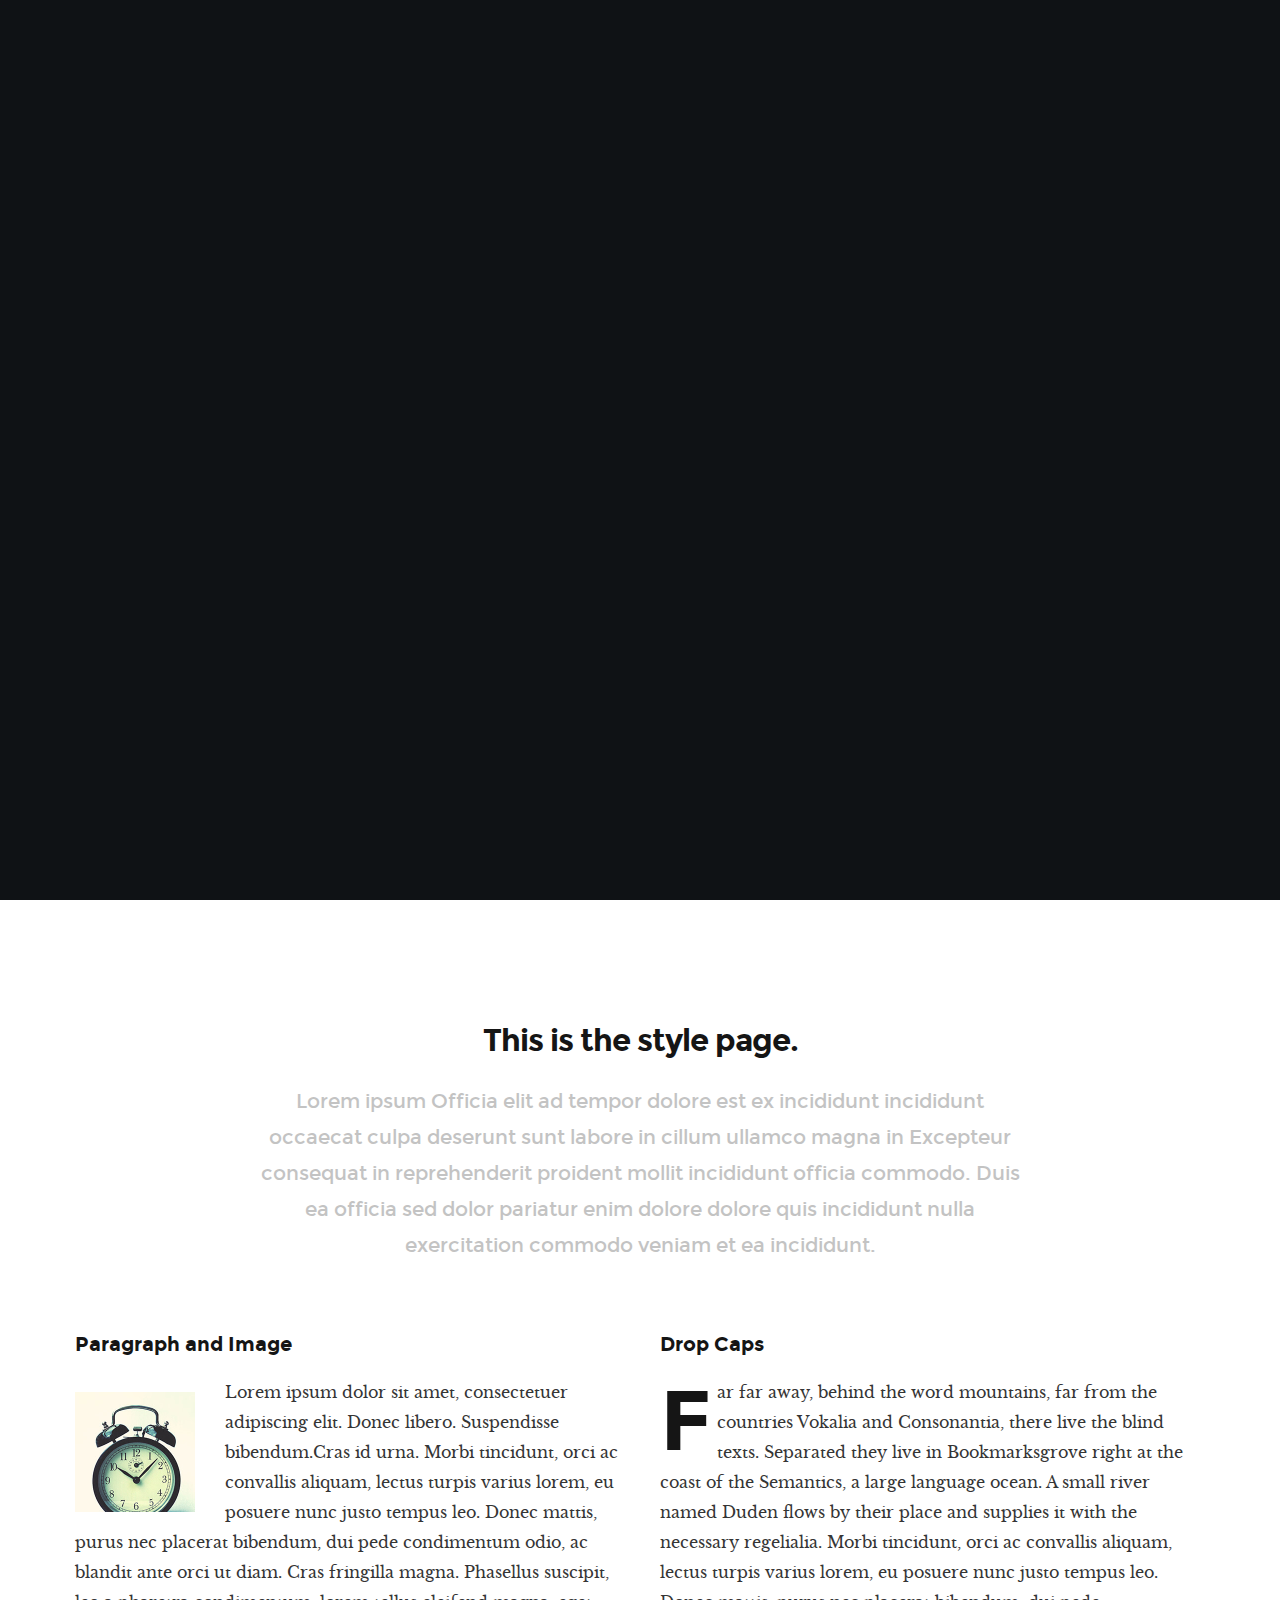
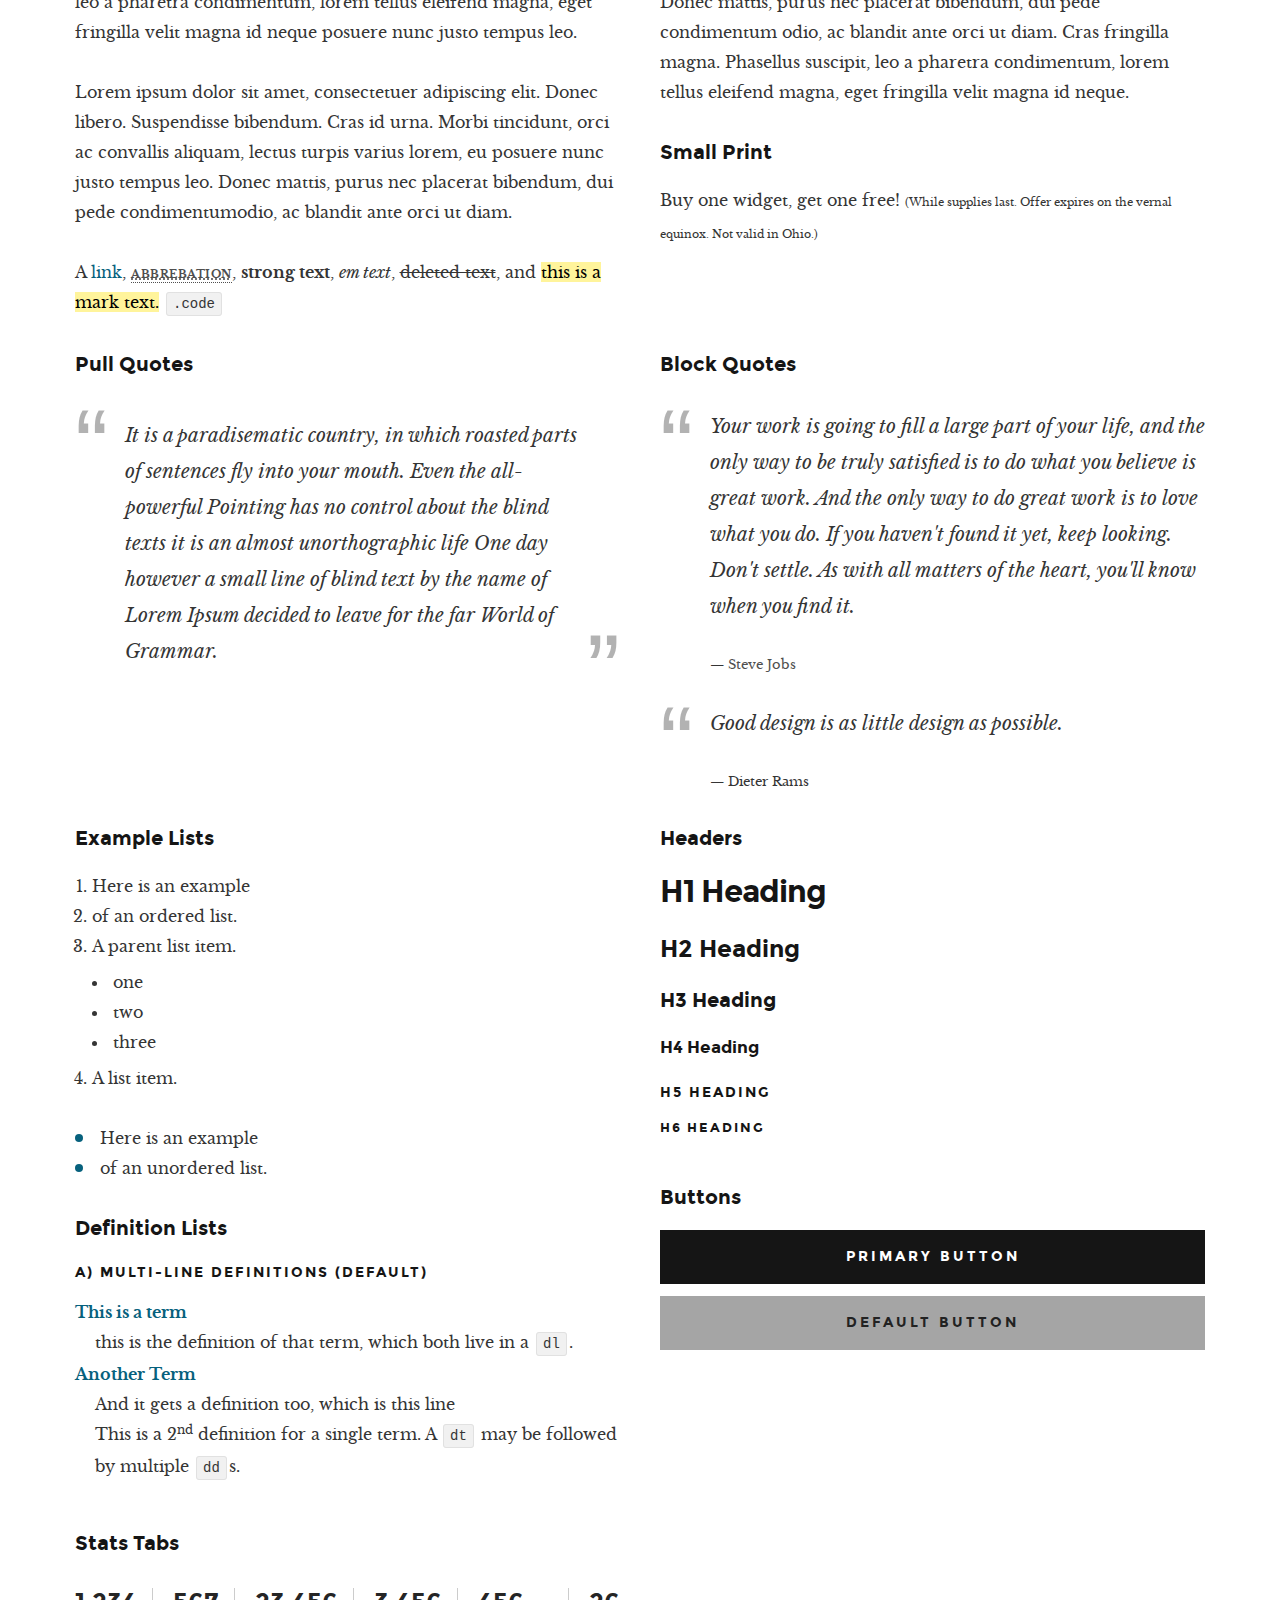
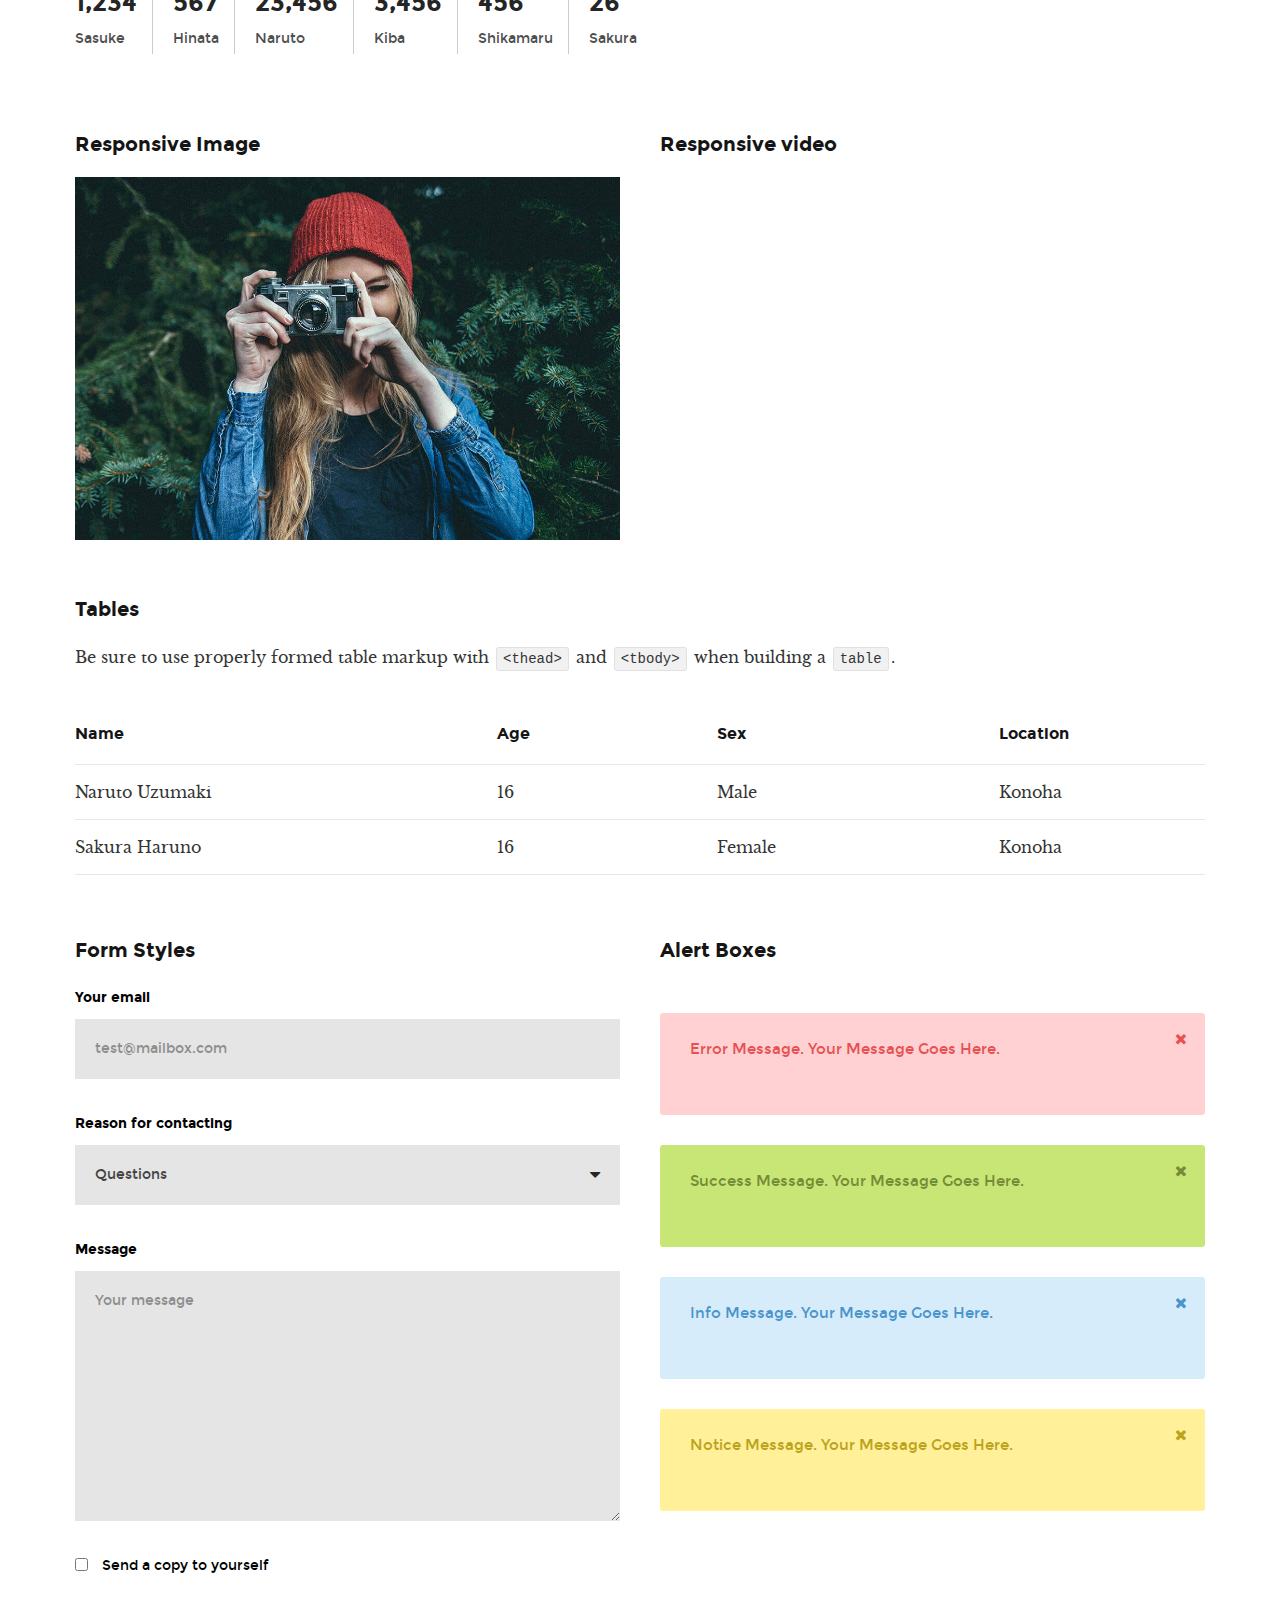
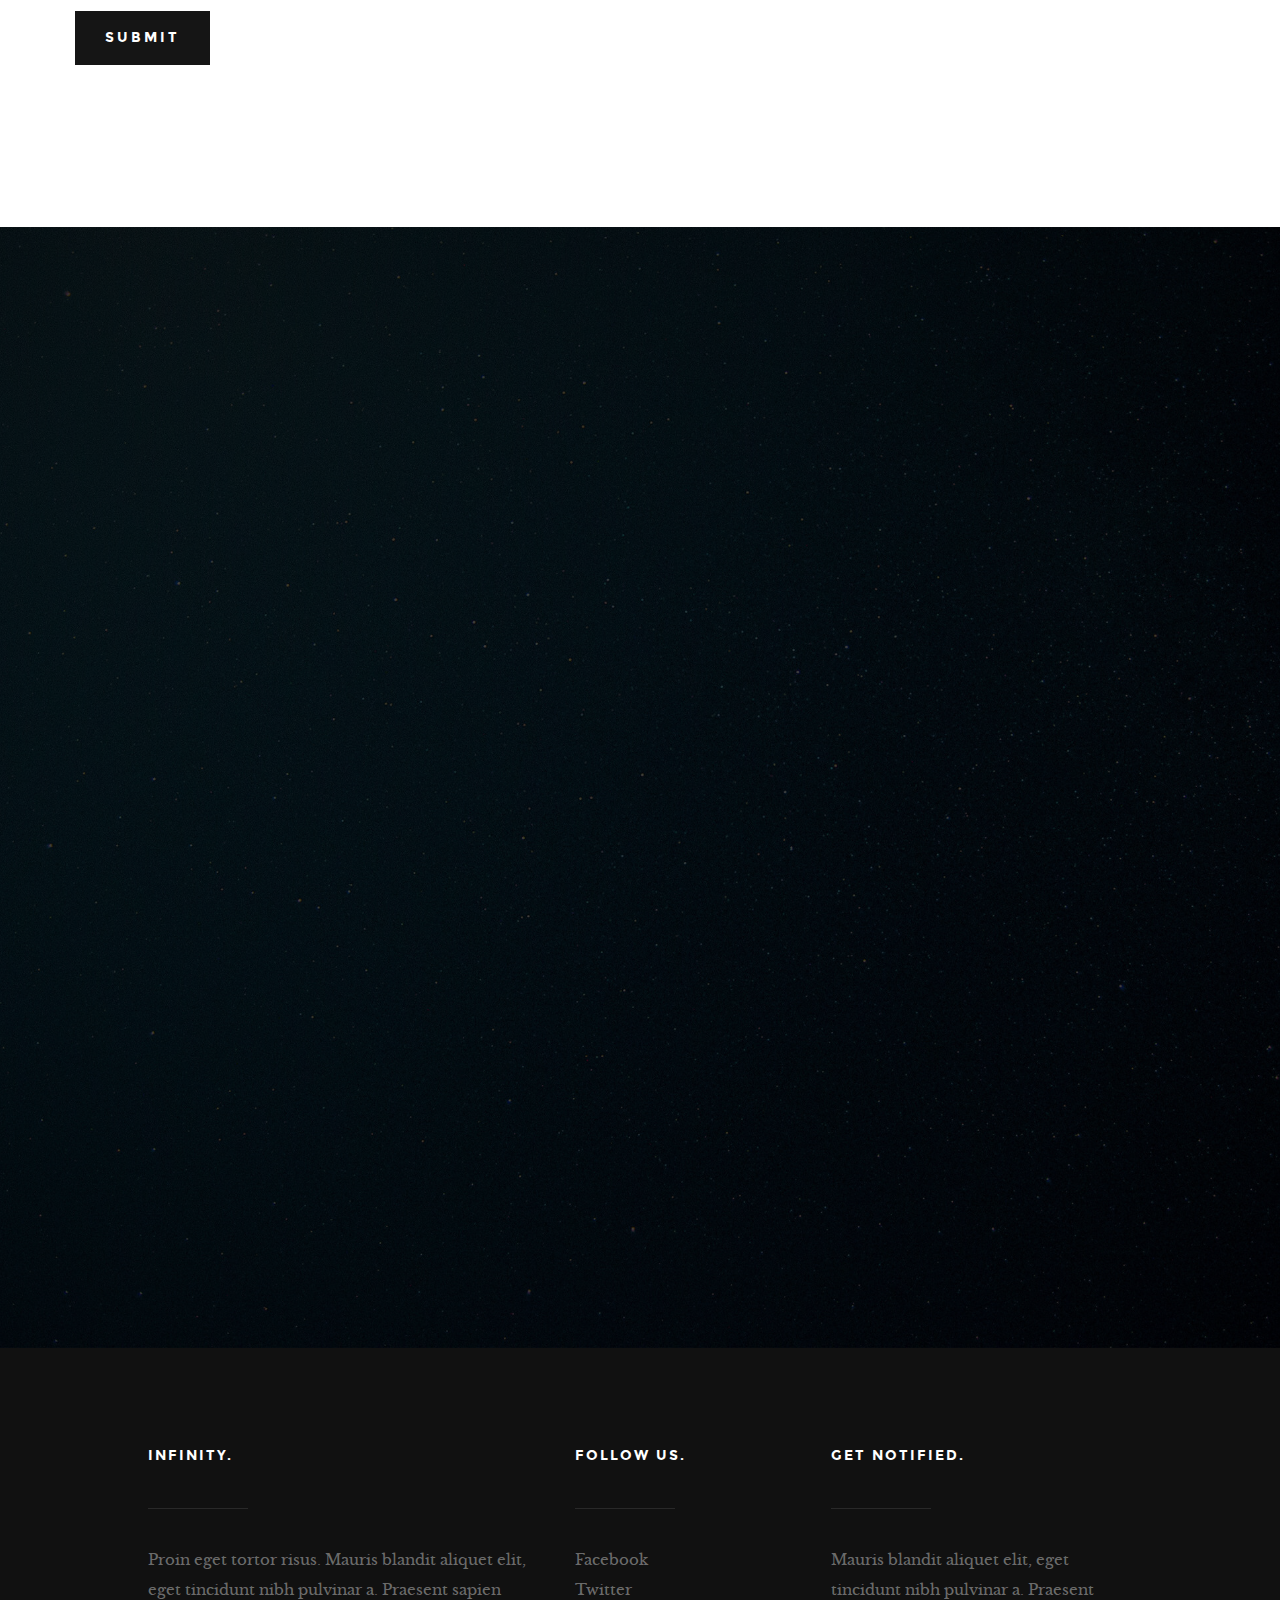
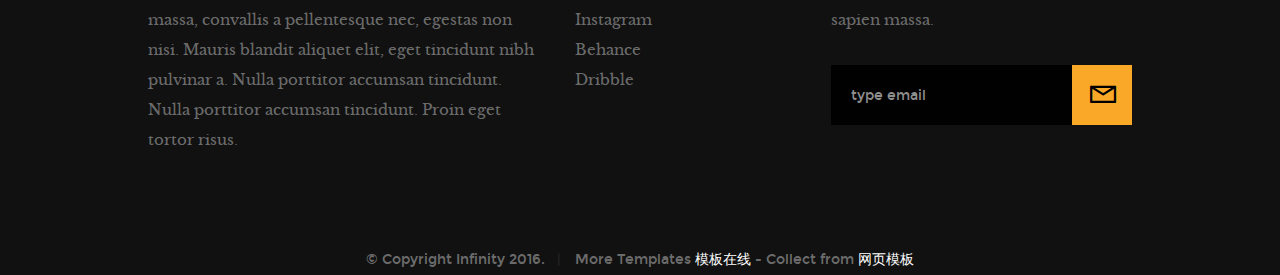
<file: styles.html>
<!DOCTYPE html>
<!--[if IE 8 ]><html class="no-js oldie ie8" lang="en"> <![endif]-->
<!--[if IE 9 ]><html class="no-js oldie ie9" lang="en"> <![endif]-->
<!--[if (gte IE 9)|!(IE)]><!--><html class="no-js" lang="en"> <!--<![endif]-->
<head>

   <!--- basic page needs
   ================================================== -->
   <meta charset="utf-8">
	<title>Style Guide - Infinity</title>
	<meta name="description" content="">  
	<meta name="author" content="">

   <!-- mobile specific metas
   ================================================== -->
	<meta name="viewport" content="width=device-width, initial-scale=1, maximum-scale=1">

 	<!-- CSS
   ================================================== -->
   <link rel="stylesheet" href="css/base.css">
   <link rel="stylesheet" href="css/vendor.css">  
   <link rel="stylesheet" href="css/main.css"> 

   <style type="text/css" media="screen">
   	#styles { 
   		background: white;
   		padding-top: 12rem;
   		padding-bottom: 12rem;
   	}      	
   </style>   

   <!-- script
   ================================================== -->
	<script src="js/modernizr.js"></script>
	<script src="js/pace.min.js"></script>

   <!-- favicons
	================================================== -->
	<link rel="shortcut icon" href="favicon.ico" type="image/x-icon">
	<link rel="icon" href="favicon.ico" type="image/x-icon">

</head>

<body id="top">

	<!-- header 
   ================================================== -->
   <header> 

   	<div class="header-logo">
	      <a href="index.html">Infinity</a>
	   </div> 

		<a id="header-menu-trigger" href="#0">
		 	<span class="header-menu-text">Menu</span>
		  	<span class="header-menu-icon"></span>
		</a> 

		<nav id="menu-nav-wrap">

			<a href="#0" class="close-button" title="close"><span>Close</span></a>	

	   	<h3>Infinity.</h3>  

			<ul class="nav-list">
				<li class="current"><a href="index.html" title="">Home</a></li>
				<li><a href="index.html#about" title="">About</a></li>
				<li><a href="index.html#services" title="">Services</a></li>
				<li><a href="index.html#portfolio" title="">Works</a></li>
				<li><a href="index.html#contact" title="">Contact</a></li>						
			</ul>	

			<p class="sponsor-text">
				Looking for an awesome and reliable webhosting? Try <a href="http://www.dreamhost.com/r.cgi?287326|STYLESHOUT">DreamHost</a>.
				Get <span>$50 off</span> when you sign up with the promocode <span>styleshout</span>. 
				<!-- Simply type	the promocode in the box labeled “Promo Code” when placing your order. -->
			</p>			

			<ul class="header-social-list">
	         <li>
	         	<a href="#"><i class="fa fa-facebook-square"></i></a>
	         </li>
	         <li>
	         	<a href="#"><i class="fa fa-twitter"></i></a>
	         </li>
	         <li>
	         	<a href="#"><i class="fa fa-instagram"></i></a>
	         </li>
            <li>
            	<a href="#"><i class="fa fa-behance"></i></a>
            </li>
	         <li>
	         	<a href="#"><i class="fa fa-dribbble"></i></a>
	         </li>	         
	      </ul>		

		</nav>  <!-- end #menu-nav-wrap -->

	</header> <!-- end header -->  


   <!-- home
   ================================================== -->
   <section id="home">

   	<div class="overlay"></div>

   	<div class="home-content-table">	
		   <div class="home-content-tablecell">
		   	<div class="row">
		   		<div class="col-twelve">		   			
			  		
			  				<h3 class="animate-intro">We Are Infinity.</h3>
				  			<h1 class="animate-intro">
							We Craft Stunning  <br>
							Digital Experiences.
				  			</h1>	

				  			<div class="more animate-intro">
				  				<a class="smoothscroll button stroke" href="#styles">
				  					Learn More
				  				</a>
				  			</div>							

			  		</div> <!-- end col-twelve --> 
		   	</div> <!-- end row --> 
		   </div> <!-- end home-content-tablecell --> 		   
		</div> <!-- end home-content-table -->

		<ul class="home-social-list">
	      <li class="animate-intro">
	        	<a href="#"><i class="fa fa-facebook-square"></i></a>
	      </li>
	      <li class="animate-intro">
	        	<a href="#"><i class="fa fa-twitter"></i></a>
	      </li>
	      <li class="animate-intro">
	        	<a href="#"><i class="fa fa-instagram"></i></a>
	      </li>
         <li class="animate-intro">
           	<a href="#"><i class="fa fa-behance"></i></a>
         </li>
	      <li class="animate-intro">
	        	<a href="#"><i class="fa fa-dribbble"></i></a>
	      </li>	      
	   </ul> <!-- end home-social-list -->	

		<div class="scrolldown">
			<a href="#about" class="scroll-icon smoothscroll">		
		   	Scroll Down		   	
		   	<i class="fa fa-long-arrow-right" aria-hidden="true"></i>
			</a>
		</div>			
   
   </section> <!-- end home -->


   <!-- styles
   ================================================== -->
	<section id="styles">
		
		<div class="row narrow add-bottom text-center">

   		<div class="col-twelve tab-full">

   			<h1>This is the style page.</h1>

   			<p class="lead">Lorem ipsum Officia elit ad tempor dolore est ex incididunt incididunt occaecat culpa deserunt sunt labore in cillum ullamco magna in Excepteur consequat in reprehenderit proident mollit incididunt officia commodo.
   			Duis ea officia sed dolor pariatur enim dolore dolore quis incididunt nulla exercitation commodo veniam et ea incididunt.</p>   			

   		</div>

     	</div>

     	<div class="row">

     		<div class="col-six tab-full">

		     	<h3>Paragraph and Image</h3>

		      <p><a href="#"><img width="120" height="120" class="pull-left" alt="sample-image" src="images/sample-image.jpg"></a>
		  		Lorem ipsum dolor sit amet, consectetuer adipiscing elit. Donec libero. Suspendisse bibendum.Cras id urna. Morbi tincidunt, orci ac convallis aliquam, lectus turpis varius lorem, eu posuere nunc justo tempus leo. Donec mattis, purus nec placerat bibendum, dui pede condimentum odio, ac blandit ante orci ut diam. Cras fringilla magna. Phasellus suscipit, leo a pharetra condimentum, lorem tellus eleifend magna, eget fringilla velit magna id neque posuere nunc justo tempus leo. </p>

		  		<p>
		  		Lorem ipsum dolor sit amet, consectetuer adipiscing elit. Donec libero. Suspendisse bibendum. Cras id urna. Morbi tincidunt, orci ac convallis aliquam, lectus turpis varius lorem, eu posuere nunc justo tempus leo. Donec mattis, purus nec placerat bibendum, dui pede condimentumodio, ac blandit ante orci ut diam.	
	 			</p>

	         <p>A <a href="#">link</a>,
	  			<abbr title="this really isn't a very good description">abbrebation</abbr>,
	  			<strong>strong text</strong>,
	         <em>em text</em>,
	  			<del>deleted text</del>, and
	         <mark>this is a mark text.</mark>
	         <code>.code</code>
	         </p>

	      </div>

	      <div class="col-six tab-full">

	         <h3>Drop Caps</h3>

		      <p class="drop-cap">Far far away, behind the word mountains, far from the countries Vokalia and Consonantia,
		      there live the blind texts. Separated they live in Bookmarksgrove right at the coast of the
		      Semantics, a large language ocean. A small river named Duden flows by their place and supplies it with the necessary regelialia. Morbi tincidunt, orci ac convallis aliquam, lectus turpis varius lorem, eu	posuere nunc justo tempus leo. Donec mattis, purus nec placerat bibendum, dui pede condimentum odio, ac blandit ante orci ut diam. Cras fringilla magna. Phasellus suscipit, leo a pharetra condimentum, lorem tellus eleifend magna, eget fringilla velit magna id neque.
				</p>

			   <h3>Small Print</h3>

			   <p>Buy one widget, get one free!
				<small>(While supplies last. Offer expires on the vernal equinox. Not valid in Ohio.)</small>
				</p>

			</div>	         

		</div> <!-- end row -->

		<div class="row">

		  	<div class="col-six tab-full">

		      <h3>Pull Quotes</h3>

		      <aside class="pull-quote">
				   <blockquote>
					   <p>It is a paradisematic country, in which roasted parts of
		            sentences fly into your mouth. Even the all-powerful Pointing has no control about the blind
		            texts it is an almost unorthographic life One day however a small line of blind text by the name
		            of Lorem Ipsum decided to leave for the far World of Grammar.</p>
					</blockquote>
				</aside>

		   </div>

		   <div class="col-six tab-full">

		      <h3>Block Quotes</h3>

		      <blockquote cite="http://where-i-got-my-info-from.com">
				   <p>Your work is going to fill a large part of your life, and the only way to be truly satisfied is
		         to do what you believe is great work. And the only way to do great work is to love what you do.
		         If you haven't found it yet, keep looking. Don't settle. As with all matters of the heart, you'll know when you find it.
		         </p>
					<cite>
					   <a href="#">Steve Jobs</a>
					</cite>
			   </blockquote>

		      <blockquote>
		         <p>Good design is as little design as possible.</p>
		         <cite>Dieter Rams</cite>
		      </blockquote>

		   </div>

		</div> <!-- end row -->

		<div class="row half-bottom">

			<div class="col-six tab-full">

			   <h3>Example Lists</h3>

			   <ol>
				   <li>Here is an example</li>
				   <li>of an ordered list.</li>
				   <li>A parent list item.
					  	<ul>
				  			<li>one</li>
				  			<li>two</li>
					   	<li>three</li>
					   </ul>
					</li>
					<li>A list item.</li>
				</ol>

			   <ul class="disc">
				   <li>Here is an example</li>
				   <li>of an unordered list.</li>
				</ul>	

				<h3>Definition Lists</h3>	            

			   <h5>a) Multi-line Definitions (default)</h5>

			   <dl>
				   <dt><strong>This is a term</strong></dt>
				      <dd>this is the definition of that term, which both live in a <code>dl</code>.</dd>
				   <dt><strong>Another Term</strong></dt>
				      <dd>And it gets a definition too, which is this line</dd>
				      <dd>This is a 2<sup>nd</sup> definition for a single term. A <code>dt</code> may be followed by multiple <code>dd</code>s.</dd>
			   </dl>

		   </div>

		   <div class="col-six tab-full">		                  

		      <h3>Headers</h3>

		      <h1>H1 Heading</h1>
		      <h2>H2 Heading</h2>
		      <h3>H3 Heading</h3>
		      <h4>H4 Heading</h4>
		      <h5>H5 Heading</h5>
		      <h6>H6 Heading</h6>

		      <br>

		      <h3>Buttons</h3>

		    	<p>
		     		<a class="button button-primary full-width" href="#">Primary Button</a>
		     		<a class="button full-width" href="#">Default Button</a>
		     	</p>

		   </div>

		</div> <!-- end row -->

		<div class="row half-bottom">

		   <div class="col-twelve">

		    	<h3>Stats Tabs</h3>

		      <ul class="stats-tabs">
				   <li><a href="#">1,234 <em>Sasuke</em></a></li>
				   <li><a href="#">567 <em>Hinata</em></a></li>
				   <li><a href="#">23,456 <em>Naruto</em></a></li>
				   <li><a href="#">3,456 <em>Kiba</em></a></li>
				   <li><a href="#">456 <em>Shikamaru</em></a></li>
				   <li><a href="#">26 <em>Sakura</em></a></li>
				</ul>	      		

		   </div>	      	

		</div> <!-- end row -->

		<div class="row half-bottom">

	      <div class="col-six tab-full">

      		<h3>Responsive Image</h3>
      		<p><img src="images/shutterbug.jpg"></p>

      	</div>

      	<div class="col-six tab-full">

      		<h3>Responsive video</h3>

      		<div class="fluid-video-wrapper">
               <iframe src="http://player.vimeo.com/video/14592941?title=0&amp;byline=0&amp;portrait=0&amp;color=F64B39" width="500" height="281" frameborder="0" webkitallowfullscreen mozallowfullscreen allowfullscreen></iframe> 
            </div>

      	</div>
	      	
      </div> <!-- end row -->

      <div class="row add-bottom">

	      <div class="col-twelve">

	      	<h3>Tables</h3>
	      	<p>Be sure to use properly formed table markup with <code>&lt;thead&gt;</code> and <code>&lt;tbody&gt;</code> when building a <code>table</code>.</p>

	      	<div class="table-responsive">

	      		<table>
						<thead>
						   <tr>
						 		<th>Name</th>
						      <th>Age</th>
						      <th>Sex</th>
						      <th>Location</th>					    
						   </tr>
						</thead>
						<tbody>
						   <tr>
						      <td>Naruto Uzumaki</td>
						      <td>16</td>
						      <td>Male</td>
						      <td>Konoha</td>					    
						   </tr>
						   <tr>
						      <td>Sakura Haruno</td>
						      <td>16</td>
						      <td>Female</td>
						      <td>Konoha</td>			    
						   </tr>
						</tbody>
				   </table>

	      	</div>     		

	      </div>
	      	
	   </div> <!-- end row -->

	   <div class="row">

		   <div class="col-six tab-full">

		      <h3>Form Styles</h3>

		      <form>
			     	<div>
			        	<label for="sampleInput">Your email</label>
			        	<input class="full-width" type="email" placeholder="test@mailbox.com" id="sampleInput">
			      </div>
			      <div>
			        	<label for="sampleRecipientInput">Reason for contacting</label>
			        	<div class="ss-custom-select">
			        		<select class="full-width" id="sampleRecipientInput">
				        		<option value="Option 1">Questions</option>
				        		<option value="Option 2">Report</option>
				        		<option value="Option 3">Others</option>
				        	</select>
			        	</div>			         	
			      </div>
			       
			     	<label for="exampleMessage">Message</label>
			     	<textarea class="full-width" placeholder="Your message" id="exampleMessage"></textarea>

			     	<label class="add-bottom">
			        	<input type="checkbox">			            
			        	<span class="label-text">Send a copy to yourself</span>
			     	</label>
			       
			     	<input class="button-primary" type="submit" value="Submit">

			   </form>	            

		   </div>

		   <div class="col-six tab-full">

		   	<h3>Alert Boxes</h3> 

		   	<br>
			        
            <div class="alert-box ss-error hideit">
		        <p>Error Message. Your Message Goes Here.</p>
		        <i class="fa fa-times close"></i>
		      </div><!-- /error -->
			        
		      <div class="alert-box ss-success hideit">
		        <p>Success Message. Your Message Goes Here.</p>
		        <i class="fa fa-times close"></i>
		      </div><!-- /success -->
			        
		      <div class="alert-box ss-info hideit">
		         <p>Info Message. Your Message Goes Here.</p>
		         <i class="fa fa-times close"></i>
		      </div><!-- /info -->
			        
		      <div class="alert-box ss-notice hideit">
		        <p>Notice Message. Your Message Goes Here.</p>
		        <i class="fa fa-times close"></i>
		      </div><!-- /notice -->
		        
		   </div>	         

		</div> <!-- end row -->

	</section> <!-- end styles -->   


	<!-- contact
   ================================================== -->
   <section id="contact">

      <div class="overlay"></div>

		<div class="row narrow section-intro with-bottom-sep animate-this">
   		<div class="col-twelve">
   			<h3>Contact</h3>
   			<h1>Get In Touch.</h1>

   			<p class="lead">Quisque velit nisi, pretium ut lacinia in, elementum id enim. Curabitur arcu erat, accumsan id imperdiet et, porttitor at sem. Lorem ipsum dolor sit amet, consectetur adipiscing elit. Praesent sapien massa, convallis a pellentesque nec, egestas non nisi.</p>
   		</div> 
   	</div> <!-- end section-intro -->

   	<div class="row contact-content">

   		<div class="col-seven tab-full animate-this">

   			<h5>Send Us A Message</h5>

            <!-- form -->
            <form name="contactForm" id="contactForm" method="post">     			

               <div class="form-field">
 					   <input name="contactName" type="text" id="contactName" placeholder="Name" value="" minlength="2" required="">
               </div>

               <div class="row">
                 	<div class="col-six tab-full">
                 		<div class="form-field">
                 			<input name="contactEmail" type="email" id="contactEmail" placeholder="Email" value="" required="">
                 		</div>		      			   
		            </div>
	            	<div class="col-six tab-full">	            
	            		<div class="form-field">
	            			<input name="contactSubject" type="text" id="contactSubject" placeholder="Subject" value="">
	                  </div>		     				   
		            </div>
               </div>
                                         
               <div class="form-field">
	              	<textarea name="contactMessage" id="contactMessage" placeholder="message" rows="10" cols="50" required=""></textarea>
	            </div> 

               <div class="form-field">
                  <button class="submitform">Submit</button>

                  <div id="submit-loader">
                     <div class="text-loader">Sending...</div>                             
       			      <div class="s-loader">
							  	<div class="bounce1"></div>
							  	<div class="bounce2"></div>
							  	<div class="bounce3"></div>
							</div>
						</div>
               </div>

      		</form> <!-- end form -->

            <!-- contact-warning -->
            <div id="message-warning"></div> 

            <!-- contact-success -->
      		<div id="message-success">
               <i class="fa fa-check"></i>Your message was sent, thank you!<br>
      		</div>

         </div> <!-- end col-seven --> 

         <div class="col-four tab-full contact-info end animate-this">

         	<h5>Contact Information</h5>

         	<div class="cinfo">
	   			<h6>Where to Find Us</h6>
	   			<p>
	            	1600 Amphitheatre Parkway<br>
	            	Mountain View, CA<br>
	            	94043 US
	            </p>
	   		</div> <!-- end cinfo -->

	   		<div class="cinfo">
	   			<h6>Email Us At</h6>
	   			<p>
	   				someone@infinitysite.com<br>
				   	info@infinitysite.com			     
				   </p>
	   		</div> <!-- end cinfo -->

	   		<div class="cinfo">
	   			<h6>Call Us At</h6>
	   			<p>
	   				Phone: (+63) 555 1212<br>
				   	Mobile: (+63) 555 0100<br>
				     	Fax: (+63) 555 0101
				   </p>
	   		</div>

         </div> <!-- end cinfo --> 

   	</div> <!-- end row contact-content -->
		
	</section> <!-- end contact -->


	<!-- footer
   ================================================== -->
	<footer>
     	<div class="footer-main">

   		<div class="row">  

	      	<div class="col-five tab-full footer-about">       

	            <h4 class="h05">Infinity.</h4>

	            <p>Proin eget tortor risus. Mauris blandit aliquet elit, eget tincidunt nibh pulvinar a. Praesent sapien massa, convallis a pellentesque nec, egestas non nisi. Mauris blandit aliquet elit, eget tincidunt nibh pulvinar a. Nulla porttitor accumsan tincidunt. Nulla porttitor accumsan tincidunt. Proin eget tortor risus.</p>	            

		      </div> <!-- end footer-about -->

	      	<div class="col-three tab-full footer-social">

	      		<h4 class="h05">Follow Us.</h4>

	      		<ul class="list-links">
	      			<li><a href="#">Facebook</a></li>
						<li><a href="#">Twitter</a></li>
						<li><a href="#">Instagram</a></li>
						<li><a href="#">Behance</a></li>
						<li><a href="#">Dribble</a></li>						
					</ul>

	      	</div> <!-- end footer-social -->  

	      	<div class="col-four tab-full footer-subscribe end">

	      		<h4 class="h05">Get Notified.</h4>

	      		<p>Mauris blandit aliquet elit, eget tincidunt nibh pulvinar a. Praesent sapien massa.</p>

	      		<div class="subscribe-form">
	      	
	      			<form id="mc-form" class="group" novalidate="true">

							<input type="email" value="" name="dEmail" class="email" id="mc-email" placeholder="type email" required=""> 
	   		
			   			<!-- <input type="submit" name="subscribe" > -->
			   			<button><i class="icon-mail"></i></button>
		   	
		   				<label for="mc-email" class="subscribe-message"></label>
			
						</form>

	      		</div>
	      	           	
	      	</div> <!-- end footer-subscribe -->      	    

	      </div> <!-- end row -->

   	</div> <!-- end footer-main -->

   	<div class="footer-bottom">

      	<div class="row">

      		<div class="col-twelve">
	      		<div class="copyright">
		         	<span>© Copyright Infinity 2016.</span> 
		         	<span>More Templates <a href="http://www.mobancss.com/" target="_blank" title="模板在线">模板在线</a> - Collect from <a href="http://www.mobancss.com/" title="网页模板" target="_blank">网页模板</a></span>		         	
		         </div>		               
	      	</div>

      	</div>   	

      </div> <!-- end footer-bottom -->

      <div id="go-top">
		   <a class="smoothscroll" title="Back to Top" href="#top">
		   	<i class="fa fa-long-arrow-up" aria-hidden="true"></i>
		   </a>
		</div>		
   </footer>

   <div id="preloader"> 
    	<div id="loader"></div>
   </div> 

   <!-- Java Script
   ================================================== --> 
   <script src="js/jquery-2.1.3.min.js"></script>
   <script src="js/plugins.js"></script>
   <script src="js/main.js"></script>

</body>

</html>
</file>
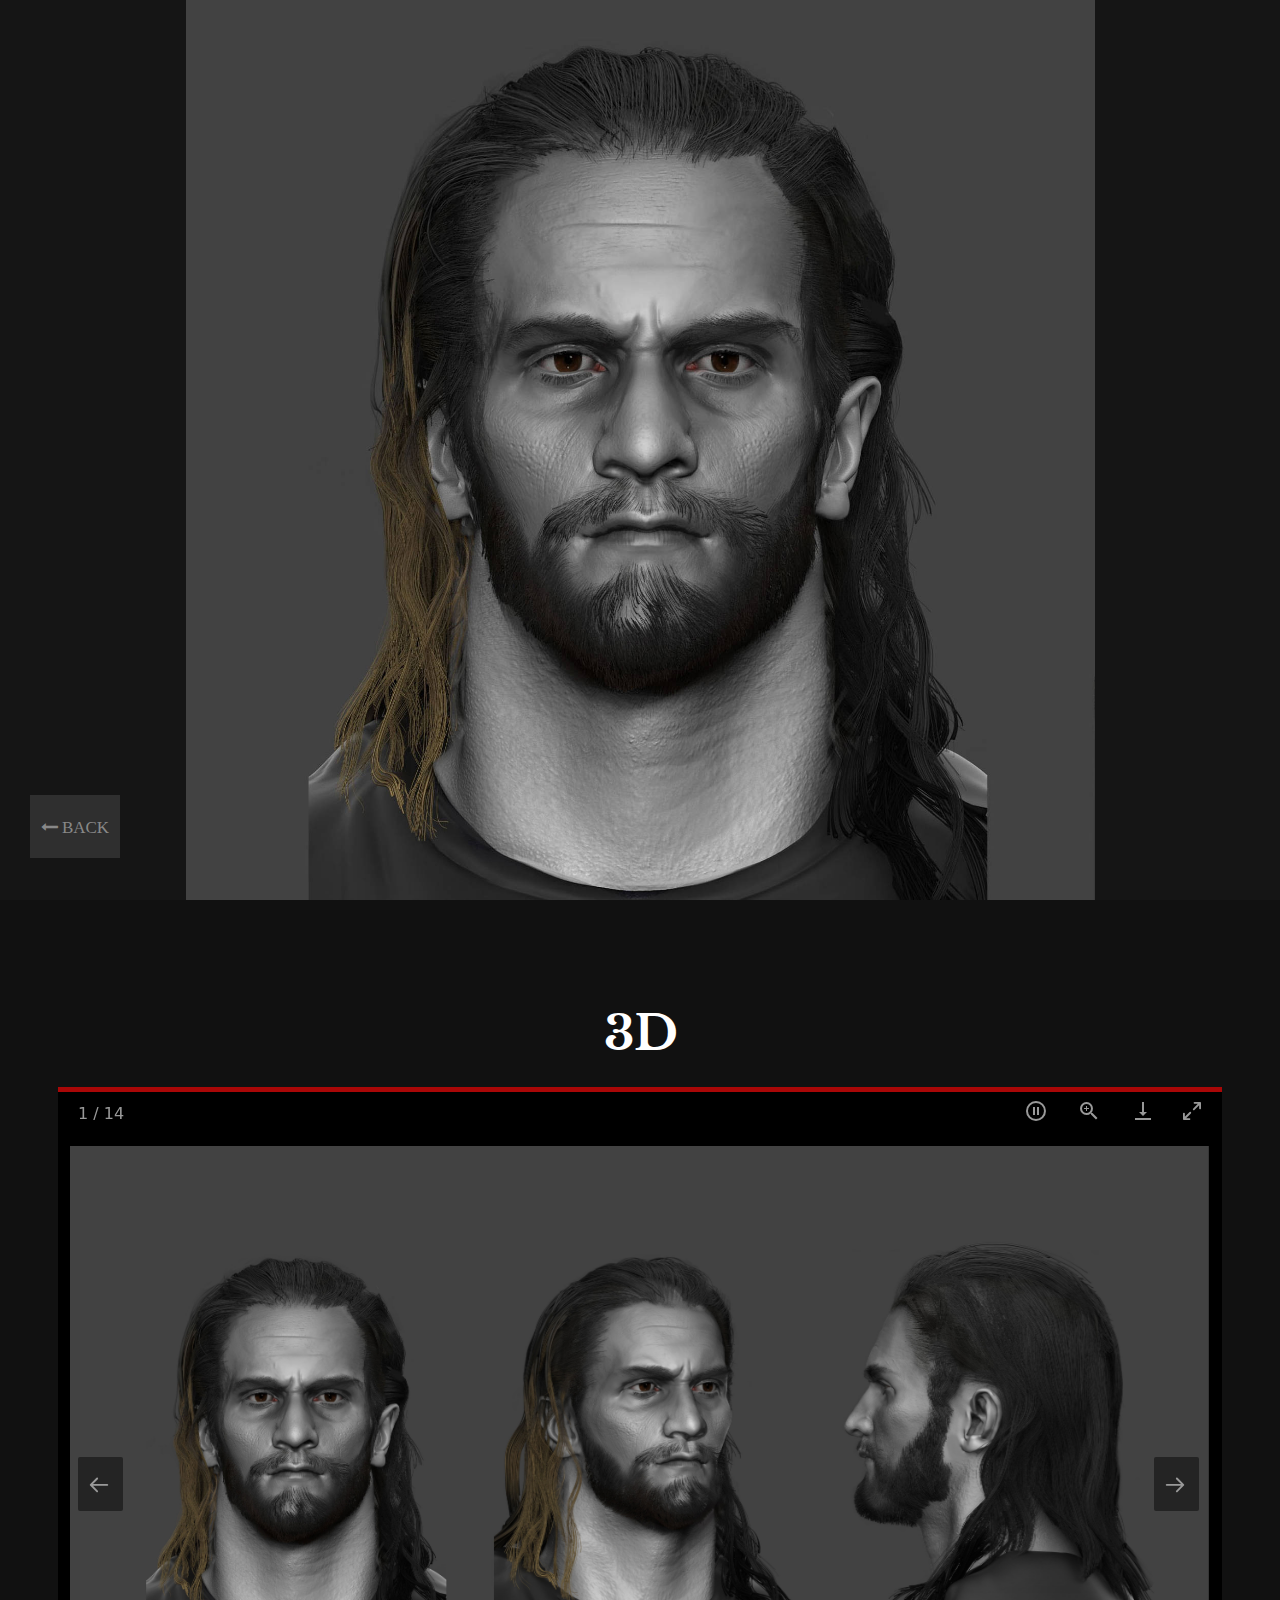
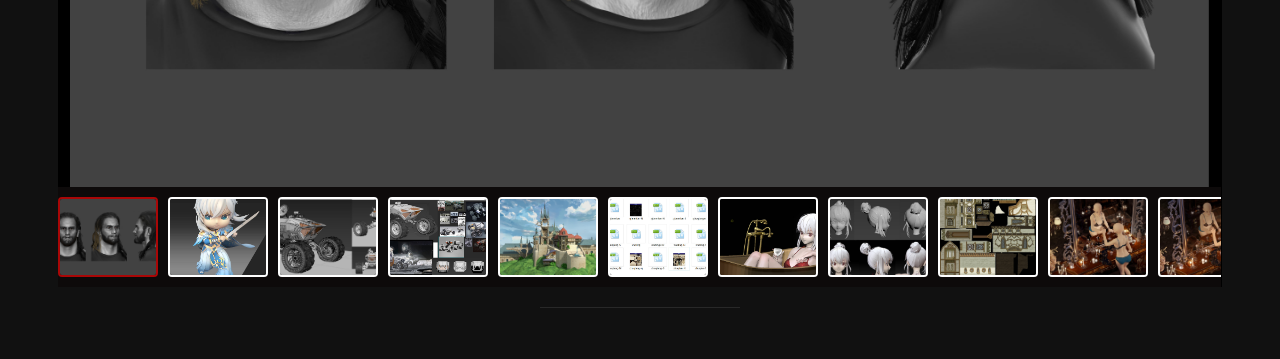
<file: projects/3d.html>
<!DOCTYPE html>
<!--[if IE 8 ]><html class="no-js oldie ie8" lang="en"> <![endif]-->
<!--[if IE 9 ]><html class="no-js oldie ie9" lang="en"> <![endif]-->
<!--[if (gte IE 9)|!(IE)]><!-->
<html class="no-js" lang="en"> <!--<![endif]-->

<head>

    <!--- basic page needs
   ================================================== -->
    <meta charset="utf-8">
    <title>Shi Wuyue</title>
    <meta name="description" content="">
    <meta name="author" content="">

    <!-- mobile specific metas
   ================================================== -->
    <meta name="viewport" content="width=device-width, initial-scale=1, maximum-scale=1">

    <!-- CSS
   ================================================== -->
    <link rel="stylesheet" href="../css/base.css">
    <link rel="stylesheet" href="../css/vendor.css">
    <link rel="stylesheet" href="../css/main.css">

    <link rel="stylesheet" href="../lightgallery/css/lightgallery.css">
    <link rel="stylesheet" href="../lightgallery/css/lg-zoom.css">
    <link rel="stylesheet" href="../lightgallery/css/lg-thumbnail.css">
    <link rel="stylesheet" href="../lightgallery/css/lg-autoplay.css">

    <!-- script
   ================================================== -->
    <script src="../js/modernizr.js"></script>
    <script src="../js/pace.min.js"></script>

    <!-- favicons
	================================================== -->
    <link rel="shortcut icon" href="../favicon.ico" type="image/x-icon">
    <link rel="icon" href="../favicon.ico" type="image/x-icon">

</head>

<body id="top">

    <section id="home" style="background-image: url(../images/3d/微信图片_20250114003434.jpg)">

        <div class="home-content-table">
            <div class="home-content-tablecell">
                <div class="row">
                    <div class="col-twelve">

                        <h1 class="animate-intro"> 3D </h1>

                        <div class="more animate-intro">
                            <a class="smoothscroll button stroke" href="#3d">
                                See More
                            </a>
                        </div>

                    </div> <!-- end col-twelve -->
                </div> <!-- end row -->
            </div> <!-- end home-content-tablecell -->
        </div> <!-- end home-content-table -->
    </section>

    <section id="3d">
        <div class="intro-wrap" style="padding-top: 10rem;">
            <div class="row wide section-intro with-bottom-sep">
                <div class="col-twelve">
                    <h1 style="color: white">3D</h1>
                    <div id="3d-gallery" class="gallery"></div>
                </div>
            </div> <!-- end row section-intro -->

        </div> <!-- end intro-wrap -->
    </section>

    <footer>
        <div id="go-back">
            <a title="Back" style="width: 90px;" href="/#portfolio">
                <i class="fa fa-long-arrow-left" aria-hidden="true"> Back </i>
            </a>
        </div>

        <div id="go-top">
            <a class="smoothscroll" title="Back to Top" href="#top">
                <i class="fa fa-long-arrow-up" aria-hidden="true"></i>
            </a>
        </div>
    </footer>

    <!-- Java Script
   ================================================== -->
    <script src="../js/jquery-2.1.3.min.js"></script>
    <script src="../js/plugins.js"></script>
    <script src="../js/main.js"></script>

    <script src="../lightgallery/lightgallery.umd.js"></script>
    <script src="../lightgallery/plugins/thumbnail/lg-thumbnail.umd.js"></script>
    <script src="../lightgallery/plugins/zoom/lg-zoom.umd.js"></script>
    <script src="../lightgallery/plugins/autoplay/lg-autoplay.umd.js"></script>
    <script src="../js/3d-gallery.js"></script>

</body>

</html>
</file>
<file: css/base.css>
/* =================================================================== 
 *
 *  Infinity v1.0 Base Stylesheet
 *  01-02-2017
 *  ------------------------------------------------------------------
 *  TOC:
 *  01. reset
 *  02. basic/base setup styles
 *  03. grid
 *  04. MISC
 *
 * =================================================================== */

/* ===================================================================
 *  01. reset - normalize.css v3.0.2 | MIT License | git.io/normalize
 *
 * ------------------------------------------------------------------- */
html {
  font-family: sans-serif;
  -ms-text-size-adjust: 100%;
  -webkit-text-size-adjust: 100%;
}

body {
  margin: 0;
}

article,
aside,
details,
figcaption,
figure,
footer,
header,
hgroup,
main,
menu,
nav,
section,
summary {
  display: block;
}

audio, canvas, progress, video {
  display: inline-block;
  vertical-align: baseline;
}

audio:not([controls]) {
  display: none;
  height: 0;
}

[hidden],
template {
  display: none;
}

a {
  background: transparent;
}

a:active, a:hover {
  outline: 0;
}

abbr[title] {
  border-bottom: 1px dotted;
}

b, strong {
  font-weight: bold;
}

dfn {
  font-style: italic;
}

h1 {
  font-size: 2em;
  margin: 0.67em 0;
}

mark {
  background: #ff0;
  color: #000;
}

small {
  font-size: 80%;
}

sub,
sup {
  font-size: 75%;
  line-height: 0;
  position: relative;
  vertical-align: baseline;
}

sup {
  top: -0.5em;
}

sub {
  bottom: -0.25em;
}

img {
  border: 0;
}

svg:not(:root) {
  overflow: hidden;
}

figure {
  margin: 1em 40px;
}

hr {
  -moz-box-sizing: content-box;
  box-sizing: content-box;
  height: 0;
}

pre {
  overflow: auto;
}

code,
kbd,
pre,
samp {
  font-family: monospace, monospace;
  font-size: 1em;
}

button, input, optgroup,
select, textarea {
  color: inherit;
  font: inherit;
  margin: 0;
}

button {
  overflow: visible;
}

button, select {
  text-transform: none;
}

button,
html input[type="button"],
input[type="reset"],
input[type="submit"] {
  -webkit-appearance: button;
  cursor: pointer;
}

button[disabled],
html input[disabled] {
  cursor: default;
}

button::-moz-focus-inner,
input::-moz-focus-inner {
  border: 0;
  padding: 0;
}

input {
  line-height: normal;
}

input[type="checkbox"],
input[type="radio"] {
  box-sizing: border-box;
  padding: 0;
}

input[type="number"]::-webkit-inner-spin-button,
input[type="number"]::-webkit-outer-spin-button {
  height: auto;
}

input[type="search"] {
  -webkit-appearance: textfield;
  -moz-box-sizing: content-box;
  -webkit-box-sizing: content-box;
  box-sizing: content-box;
}

input[type="search"]::-webkit-search-cancel-button,
input[type="search"]::-webkit-search-decoration {
  -webkit-appearance: none;
}

fieldset {
  border: 1px solid #c0c0c0;
  margin: 0 2px;
  padding: 0.35em 0.625em 0.75em;
}

legend {
  border: 0;
  padding: 0;
}

textarea {
  overflow: auto;
}

optgroup {
  font-weight: bold;
}

table {
  border-collapse: collapse;
  border-spacing: 0;
}

td, th {
  padding: 0;
}

/* ===================================================================
 *  02. basic/base setup styles - (_basic.scss)
 *
 * ------------------------------------------------------------------- */
html {
  font-size: 62.5%;
  box-sizing: border-box;
}

*,
*::before,
*::after {
  box-sizing: inherit;
}

body {
  font-weight: normal;
  line-height: 1;
  text-rendering: optimizeLegibility;
  word-wrap: break-word;
  -webkit-overflow-scrolling: touch;
  -webkit-text-size-adjust: none;
}

body, input, button {
  -moz-osx-font-smoothing: grayscale;
  -webkit-font-smoothing: antialiased;
}

/* ------------------------------------------------------------------- 
 * Media - (_basic.scss)
 * ------------------------------------------------------------------- */
img, video {
  max-width: 100%;
  height: auto;
}

/* ------------------------------------------------------------------- 
 * Typography resets - (_basic.scss)
 * ------------------------------------------------------------------- */
div, dl, dt, dd, ul, ol, li, h1, h2, h3, h4, h5, h6, pre, form, p, blockquote, th, td {
  margin: 0;
  padding: 0;
}

h1, h2, h3, h4, h5, h6 {
  -webkit-font-variant-ligatures: common-ligatures;
  -moz-font-variant-ligatures: common-ligatures;
  font-variant-ligatures: common-ligatures;
  text-rendering: optimizeLegibility;
}

em, i {
  font-style: italic;
  line-height: inherit;
}

strong, b {
  font-weight: bold;
  line-height: inherit;
}

small {
  font-size: 60%;
  line-height: inherit;
}

ol, ul {
  list-style: none;
}

li {
  display: block;
}

/* ------------------------------------------------------------------- 
 * links - (_basic.scss)
 * ------------------------------------------------------------------- */
a {
  text-decoration: none;
  line-height: inherit;
}

a img {
  border: none;
}

/* ------------------------------------------------------------------- 
 * inputs - (_basic.scss)
 * ------------------------------------------------------------------- */
fieldset {
  margin: 0;
  padding: 0;
}

input[type="email"],
input[type="number"],
input[type="search"],
input[type="text"],
input[type="tel"],
input[type="url"],
input[type="password"],
textarea {
  -webkit-appearance: none;
  -moz-appearance: none;
  -ms-appearance: none;
  -o-appearance: none;
  appearance: none;
}

/* ===================================================================
 *  03. grid - (_grid.scss)
 *
 * ------------------------------------------------------------------- */
.row {
  width: 94%;
  max-width: 1170px;
  margin: 0 auto;
}
.row:before, .row:after {
  content: "";
  display: table;
}
.row:after {
  clear: both;
}

.row .row {
  width: auto;
  max-width: none;
  margin-left: -20px;
  margin-right: -20px;
}

[class*="col-"], .bgrid {
  float: left;
}

[class*="col-"] + [class*="col-"].end {
  float: right;
}

[class*="col-"] {
  padding: 0 20px;
}

.col-one {
  width: 8.33333%;
}

.col-two, .col-1-6 {
  width: 16.66667%;
}

.col-three, .col-1-4 {
  width: 25%;
}

.col-four, .col-1-3 {
  width: 33.33333%;
}

.col-five {
  width: 41.66667%;
}

.col-six, .col-1-2 {
  width: 50%;
}

.col-seven {
  width: 58.33333%;
}

.col-eight, .col-2-3 {
  width: 66.66667%;
}

.col-nine, .col-3-4 {
  width: 75%;
}

.col-ten, .col-5-6 {
  width: 83.33333%;
}

.col-eleven {
  width: 91.66667%;
}

.col-twelve, .col-full {
  width: 100%;
}

/* ------------------------------------------------------------------- 
 * small screens - (_grid.scss)
 * ------------------------------------------------------------------- */
@media screen and (max-width: 1024px) {
  .row .row {
    margin-left: -18px;
    margin-right: -18px;
  }

  [class*="col-"] {
    padding: 0 18px;
  }
}
/* ------------------------------------------------------------------- 
 * tablets - (_grid.scss)
 * ------------------------------------------------------------------- */
@media screen and (max-width: 768px) {
  .row {
    width: auto;
    padding-left: 30px;
    padding-right: 30px;
  }

  .row .row {
    padding-left: 0;
    padding-right: 0;
    margin-left: -15px;
    margin-right: -15px;
  }

  [class*="col-"] {
    padding: 0 15px;
  }

  .tab-1-4 {
    width: 25%;
  }

  .tab-1-3 {
    width: 33.33333%;
  }

  .tab-1-2 {
    width: 50%;
  }

  .tab-2-3 {
    width: 66.66667%;
  }

  .tab-3-4 {
    width: 75%;
  }

  .tab-full {
    width: 100%;
  }
}
/* ------------------------------------------------------------------- 
 * large mobile devices - (_grid.scss)
 * ------------------------------------------------------------------- */
@media screen and (max-width: 600px) {
  .row {
    padding-left: 25px;
    padding-right: 25px;
  }

  .row .row {
    margin-left: -10px;
    margin-right: -10px;
  }

  [class*="col-"] {
    padding: 0 10px;
  }

  .mob-1-4 {
    width: 25%;
  }

  .mob-1-2 {
    width: 50%;
  }

  .mob-3-4 {
    width: 75%;
  }

  .mob-full {
    width: 100%;
  }
}
/* ------------------------------------------------------------------- 
 * small mobile devices - (_grid.scss)
 * ------------------------------------------------------------------- */
@media screen and (max-width: 400px) {
  .row .row {
    padding-left: 0;
    padding-right: 0;
    margin-left: 0;
    margin-right: 0;
  }

  [class*="col-"] {
    width: 100% !important;
    float: none !important;
    clear: both !important;
    margin-left: 0;
    margin-right: 0;
    padding: 0;
  }

  [class*="col-"] + [class*="col-"].end {
    float: none;
  }
}
/* ===================================================================
 * block grids - (_grid.scss)
 *
 * ------------------------------------------------------------------- */
[class*="block-"]:before, [class*="block-"]:after {
  content: "";
  display: table;
}
[class*="block-"]:after {
  clear: both;
}

.block-1-6 .bgrid {
  width: 16.66667%;
}

.block-1-4 .bgrid {
  width: 25%;
}

.block-1-3 .bgrid {
  width: 33.33333%;
}

.block-1-2 .bgrid {
  width: 50%;
}

/**
 * Clearing for block grid columns. Allow columns with 
 * different heights to align properly.
 */
.block-1-6 .bgrid:nth-child(6n+1),
.block-1-4 .bgrid:nth-child(4n+1),
.block-1-3 .bgrid:nth-child(3n+1),
.block-1-2 .bgrid:nth-child(2n+1) {
  clear: both;
}

/* ------------------------------------------------------------------- 
 * small screens - (_grid.scss)
 * ------------------------------------------------------------------- */
@media screen and (max-width: 1024px) {
  .block-s-1-6 .bgrid {
    width: 16.66667%;
  }

  .block-s-1-4 .bgrid {
    width: 25%;
  }

  .block-s-1-3 .bgrid {
    width: 33.33333%;
  }

  .block-s-1-2 .bgrid {
    width: 50%;
  }

  .block-s-full .bgrid {
    width: 100%;
    clear: both;
  }

  [class*="block-s-"] .bgrid:nth-child(n) {
    clear: none;
  }

  .block-s-1-6 .bgrid:nth-child(6n+1),
  .block-s-1-4 .bgrid:nth-child(4n+1),
  .block-s-1-3 .bgrid:nth-child(3n+1),
  .block-s-1-2 .bgrid:nth-child(2n+1) {
    clear: both;
  }
}
/* ------------------------------------------------------------------- 
 * tablets - (_grid.scss)
 * ------------------------------------------------------------------- */
@media screen and (max-width: 768px) {
  .block-tab-1-6 .bgrid {
    width: 16.66667%;
  }

  .block-tab-1-4 .bgrid {
    width: 25%;
  }

  .block-tab-1-3 .bgrid {
    width: 33.33333%;
  }

  .block-tab-1-2 .bgrid {
    width: 50%;
  }

  .block-tab-full .bgrid {
    width: 100%;
    clear: both;
  }

  [class*="block-tab-"] .bgrid:nth-child(n) {
    clear: none;
  }

  .block-tab-1-6 .bgrid:nth-child(6n+1),
  .block-tab-1-4 .bgrid:nth-child(4n+1),
  .block-tab-1-3 .bgrid:nth-child(3n+1),
  .block-tab-1-2 .bgrid:nth-child(2n+1) {
    clear: both;
  }
}
/* ------------------------------------------------------------------- 
 * large mobile devices - (_grid.scss)
 * ------------------------------------------------------------------- */
@media screen and (max-width: 600px) {
  .block-mob-1-6 .bgrid {
    width: 16.66667%;
  }

  .block-mob-1-4 .bgrid {
    width: 25%;
  }

  .block-mob-1-3 .bgrid {
    width: 33.33333%;
  }

  .block-mob-1-2 .bgrid {
    width: 50%;
  }

  .block-mob-full .bgrid {
    width: 100%;
    clear: both;
  }

  [class*="block-mob-"] .bgrid:nth-child(n) {
    clear: none;
  }

  .block-mob-1-6 .bgrid:nth-child(6n+1),
  .block-mob-1-4 .bgrid:nth-child(4n+1),
  .block-mob-1-3 .bgrid:nth-child(3n+1),
  .block-mob-1-2 .bgrid:nth-child(2n+1) {
    clear: both;
  }
}
/* ------------------------------------------------------------------- 
 * stack on small mobile devices - (_grid.scss)
 * ------------------------------------------------------------------- */
@media screen and (max-width: 400px) {
  .stack .bgrid {
    width: 100% !important;
    float: none !important;
    clear: both !important;
    margin-left: 0;
    margin-right: 0;
  }
}
/* ===================================================================
 *  04. MISC  - (_grid.scss)
 *
 * ------------------------------------------------------------------- */
 
/* Clearing - (http://nicolasgallagher.com/micro-clearfix-hack/
 */
.group:before, .group:after {
  content: "";
  display: table;
}
.group:after {
  clear: both;
}

/* Misc Helper Styles 
 */
.hide {
  display: none;
}

.invisible {
  visibility: hidden;
}

.antialiased {
  -webkit-font-smoothing: antialiased;
  -moz-osx-font-smoothing: grayscale;
}

.overflow-hidden {
  overflow: hidden;
}

.remove-bottom {
  margin-bottom: 0;
}

.half-bottom {
  margin-bottom: 1.5rem !important;
}

.add-bottom {
  margin-bottom: 3rem !important;
}

.no-border {
  border: none;
}

.full-width {
  width: 100%;
}

.text-center {
  text-align: center;
}

.text-left {
  text-align: left;
}

.text-right {
  text-align: right;
}

.pull-left {
  float: left;
}

.pull-right {
  float: right;
}

.align-center {
  margin-left: auto;
  margin-right: auto;
  text-align: center;
}
</file>
<file: css/vendor.css>
/* =================================================================== 
 *
 *  Infinity v1.0 Vendor/Third Party CSS 
 *  01-02-2017
 *  ------------------------------------------------------------------
 *
 *  TOC:
 *  01. Animate.css
 *  02. Lightgallery 
 *  03. Owl Carousel 
 *  04. Flexslider
 *
 * =================================================================== */

/**
 * 01. 
 * Animate.css - http://daneden.me/animate
 * Licensed under the MIT license - http://opensource.org/licenses/MIT
 *
 * Copyright (c) 2015 Daniel Eden
 * ===================================================================
 */
.animated {
  -webkit-animation-duration: 1s;
  animation-duration: 1s;
  -webkit-animation-fill-mode: both;
  animation-fill-mode: both;
}

.animated.infinite {
  -webkit-animation-iteration-count: infinite;
  animation-iteration-count: infinite;
}

.animated.hinge {
  -webkit-animation-duration: 2s;
  animation-duration: 2s;
}

.animated.bounceIn,
.animated.bounceOut,
.animated.flipOutX,
.animated.flipOutY {
  -webkit-animation-duration: .75s;
  animation-duration: .75s;
}

@-webkit-keyframes bounce {

  20%,
  53%,
  80%,
  from,
  to {
    -webkit-animation-timing-function: cubic-bezier(0.215, 0.61, 0.355, 1);
    animation-timing-function: cubic-bezier(0.215, 0.61, 0.355, 1);
    -webkit-transform: translate3d(0, 0, 0);
    transform: translate3d(0, 0, 0);
  }

  40%,
  43% {
    -webkit-animation-timing-function: cubic-bezier(0.755, 0.05, 0.855, 0.06);
    animation-timing-function: cubic-bezier(0.755, 0.05, 0.855, 0.06);
    -webkit-transform: translate3d(0, -30px, 0);
    transform: translate3d(0, -30px, 0);
  }

  70% {
    -webkit-animation-timing-function: cubic-bezier(0.755, 0.05, 0.855, 0.06);
    animation-timing-function: cubic-bezier(0.755, 0.05, 0.855, 0.06);
    -webkit-transform: translate3d(0, -15px, 0);
    transform: translate3d(0, -15px, 0);
  }

  90% {
    -webkit-transform: translate3d(0, -4px, 0);
    transform: translate3d(0, -4px, 0);
  }
}

@keyframes bounce {

  20%,
  53%,
  80%,
  from,
  to {
    -webkit-animation-timing-function: cubic-bezier(0.215, 0.61, 0.355, 1);
    animation-timing-function: cubic-bezier(0.215, 0.61, 0.355, 1);
    -webkit-transform: translate3d(0, 0, 0);
    transform: translate3d(0, 0, 0);
  }

  40%,
  43% {
    -webkit-animation-timing-function: cubic-bezier(0.755, 0.05, 0.855, 0.06);
    animation-timing-function: cubic-bezier(0.755, 0.05, 0.855, 0.06);
    -webkit-transform: translate3d(0, -30px, 0);
    transform: translate3d(0, -30px, 0);
  }

  70% {
    -webkit-animation-timing-function: cubic-bezier(0.755, 0.05, 0.855, 0.06);
    animation-timing-function: cubic-bezier(0.755, 0.05, 0.855, 0.06);
    -webkit-transform: translate3d(0, -15px, 0);
    transform: translate3d(0, -15px, 0);
  }

  90% {
    -webkit-transform: translate3d(0, -4px, 0);
    transform: translate3d(0, -4px, 0);
  }
}

.bounce {
  -webkit-animation-name: bounce;
  animation-name: bounce;
  -webkit-transform-origin: center bottom;
  transform-origin: center bottom;
}

@-webkit-keyframes flash {

  50%,
  from,
  to {
    opacity: 1;
  }

  25%,
  75% {
    opacity: 0;
  }
}

@keyframes flash {

  50%,
  from,
  to {
    opacity: 1;
  }

  25%,
  75% {
    opacity: 0;
  }
}

.flash {
  -webkit-animation-name: flash;
  animation-name: flash;
}

@-webkit-keyframes pulse {
  from {
    -webkit-transform: scale3d(1, 1, 1);
    transform: scale3d(1, 1, 1);
  }

  50% {
    -webkit-transform: scale3d(1.05, 1.05, 1.05);
    transform: scale3d(1.05, 1.05, 1.05);
  }

  to {
    -webkit-transform: scale3d(1, 1, 1);
    transform: scale3d(1, 1, 1);
  }
}

@keyframes pulse {
  from {
    -webkit-transform: scale3d(1, 1, 1);
    transform: scale3d(1, 1, 1);
  }

  50% {
    -webkit-transform: scale3d(1.05, 1.05, 1.05);
    transform: scale3d(1.05, 1.05, 1.05);
  }

  to {
    -webkit-transform: scale3d(1, 1, 1);
    transform: scale3d(1, 1, 1);
  }
}

.pulse {
  -webkit-animation-name: pulse;
  animation-name: pulse;
}

@-webkit-keyframes rubberBand {
  from {
    -webkit-transform: scale3d(1, 1, 1);
    transform: scale3d(1, 1, 1);
  }

  30% {
    -webkit-transform: scale3d(1.25, 0.75, 1);
    transform: scale3d(1.25, 0.75, 1);
  }

  40% {
    -webkit-transform: scale3d(0.75, 1.25, 1);
    transform: scale3d(0.75, 1.25, 1);
  }

  50% {
    -webkit-transform: scale3d(1.15, 0.85, 1);
    transform: scale3d(1.15, 0.85, 1);
  }

  65% {
    -webkit-transform: scale3d(0.95, 1.05, 1);
    transform: scale3d(0.95, 1.05, 1);
  }

  75% {
    -webkit-transform: scale3d(1.05, 0.95, 1);
    transform: scale3d(1.05, 0.95, 1);
  }

  to {
    -webkit-transform: scale3d(1, 1, 1);
    transform: scale3d(1, 1, 1);
  }
}

@keyframes rubberBand {
  from {
    -webkit-transform: scale3d(1, 1, 1);
    transform: scale3d(1, 1, 1);
  }

  30% {
    -webkit-transform: scale3d(1.25, 0.75, 1);
    transform: scale3d(1.25, 0.75, 1);
  }

  40% {
    -webkit-transform: scale3d(0.75, 1.25, 1);
    transform: scale3d(0.75, 1.25, 1);
  }

  50% {
    -webkit-transform: scale3d(1.15, 0.85, 1);
    transform: scale3d(1.15, 0.85, 1);
  }

  65% {
    -webkit-transform: scale3d(0.95, 1.05, 1);
    transform: scale3d(0.95, 1.05, 1);
  }

  75% {
    -webkit-transform: scale3d(1.05, 0.95, 1);
    transform: scale3d(1.05, 0.95, 1);
  }

  to {
    -webkit-transform: scale3d(1, 1, 1);
    transform: scale3d(1, 1, 1);
  }
}

.rubberBand {
  -webkit-animation-name: rubberBand;
  animation-name: rubberBand;
}

@-webkit-keyframes shake {

  from,
  to {
    -webkit-transform: translate3d(0, 0, 0);
    transform: translate3d(0, 0, 0);
  }

  10%,
  30%,
  50%,
  70%,
  90% {
    -webkit-transform: translate3d(-10px, 0, 0);
    transform: translate3d(-10px, 0, 0);
  }

  20%,
  40%,
  60%,
  80% {
    -webkit-transform: translate3d(10px, 0, 0);
    transform: translate3d(10px, 0, 0);
  }
}

@keyframes shake {

  from,
  to {
    -webkit-transform: translate3d(0, 0, 0);
    transform: translate3d(0, 0, 0);
  }

  10%,
  30%,
  50%,
  70%,
  90% {
    -webkit-transform: translate3d(-10px, 0, 0);
    transform: translate3d(-10px, 0, 0);
  }

  20%,
  40%,
  60%,
  80% {
    -webkit-transform: translate3d(10px, 0, 0);
    transform: translate3d(10px, 0, 0);
  }
}

.shake {
  -webkit-animation-name: shake;
  animation-name: shake;
}

@-webkit-keyframes swing {
  20% {
    -webkit-transform: rotate3d(0, 0, 1, 15deg);
    transform: rotate3d(0, 0, 1, 15deg);
  }

  40% {
    -webkit-transform: rotate3d(0, 0, 1, -10deg);
    transform: rotate3d(0, 0, 1, -10deg);
  }

  60% {
    -webkit-transform: rotate3d(0, 0, 1, 5deg);
    transform: rotate3d(0, 0, 1, 5deg);
  }

  80% {
    -webkit-transform: rotate3d(0, 0, 1, -5deg);
    transform: rotate3d(0, 0, 1, -5deg);
  }

  to {
    -webkit-transform: rotate3d(0, 0, 1, 0deg);
    transform: rotate3d(0, 0, 1, 0deg);
  }
}

@keyframes swing {
  20% {
    -webkit-transform: rotate3d(0, 0, 1, 15deg);
    transform: rotate3d(0, 0, 1, 15deg);
  }

  40% {
    -webkit-transform: rotate3d(0, 0, 1, -10deg);
    transform: rotate3d(0, 0, 1, -10deg);
  }

  60% {
    -webkit-transform: rotate3d(0, 0, 1, 5deg);
    transform: rotate3d(0, 0, 1, 5deg);
  }

  80% {
    -webkit-transform: rotate3d(0, 0, 1, -5deg);
    transform: rotate3d(0, 0, 1, -5deg);
  }

  to {
    -webkit-transform: rotate3d(0, 0, 1, 0deg);
    transform: rotate3d(0, 0, 1, 0deg);
  }
}

.swing {
  -webkit-transform-origin: top center;
  transform-origin: top center;
  -webkit-animation-name: swing;
  animation-name: swing;
}

@-webkit-keyframes tada {
  from {
    -webkit-transform: scale3d(1, 1, 1);
    transform: scale3d(1, 1, 1);
  }

  10%,
  20% {
    -webkit-transform: scale3d(0.9, 0.9, 0.9) rotate3d(0, 0, 1, -3deg);
    transform: scale3d(0.9, 0.9, 0.9) rotate3d(0, 0, 1, -3deg);
  }

  30%,
  50%,
  70%,
  90% {
    -webkit-transform: scale3d(1.1, 1.1, 1.1) rotate3d(0, 0, 1, 3deg);
    transform: scale3d(1.1, 1.1, 1.1) rotate3d(0, 0, 1, 3deg);
  }

  40%,
  60%,
  80% {
    -webkit-transform: scale3d(1.1, 1.1, 1.1) rotate3d(0, 0, 1, -3deg);
    transform: scale3d(1.1, 1.1, 1.1) rotate3d(0, 0, 1, -3deg);
  }

  to {
    -webkit-transform: scale3d(1, 1, 1);
    transform: scale3d(1, 1, 1);
  }
}

@keyframes tada {
  from {
    -webkit-transform: scale3d(1, 1, 1);
    transform: scale3d(1, 1, 1);
  }

  10%,
  20% {
    -webkit-transform: scale3d(0.9, 0.9, 0.9) rotate3d(0, 0, 1, -3deg);
    transform: scale3d(0.9, 0.9, 0.9) rotate3d(0, 0, 1, -3deg);
  }

  30%,
  50%,
  70%,
  90% {
    -webkit-transform: scale3d(1.1, 1.1, 1.1) rotate3d(0, 0, 1, 3deg);
    transform: scale3d(1.1, 1.1, 1.1) rotate3d(0, 0, 1, 3deg);
  }

  40%,
  60%,
  80% {
    -webkit-transform: scale3d(1.1, 1.1, 1.1) rotate3d(0, 0, 1, -3deg);
    transform: scale3d(1.1, 1.1, 1.1) rotate3d(0, 0, 1, -3deg);
  }

  to {
    -webkit-transform: scale3d(1, 1, 1);
    transform: scale3d(1, 1, 1);
  }
}

.tada {
  -webkit-animation-name: tada;
  animation-name: tada;
}

@-webkit-keyframes wobble {
  from {
    -webkit-transform: none;
    transform: none;
  }

  15% {
    -webkit-transform: translate3d(-25%, 0, 0) rotate3d(0, 0, 1, -5deg);
    transform: translate3d(-25%, 0, 0) rotate3d(0, 0, 1, -5deg);
  }

  30% {
    -webkit-transform: translate3d(20%, 0, 0) rotate3d(0, 0, 1, 3deg);
    transform: translate3d(20%, 0, 0) rotate3d(0, 0, 1, 3deg);
  }

  45% {
    -webkit-transform: translate3d(-15%, 0, 0) rotate3d(0, 0, 1, -3deg);
    transform: translate3d(-15%, 0, 0) rotate3d(0, 0, 1, -3deg);
  }

  60% {
    -webkit-transform: translate3d(10%, 0, 0) rotate3d(0, 0, 1, 2deg);
    transform: translate3d(10%, 0, 0) rotate3d(0, 0, 1, 2deg);
  }

  75% {
    -webkit-transform: translate3d(-5%, 0, 0) rotate3d(0, 0, 1, -1deg);
    transform: translate3d(-5%, 0, 0) rotate3d(0, 0, 1, -1deg);
  }

  to {
    -webkit-transform: none;
    transform: none;
  }
}

@keyframes wobble {
  from {
    -webkit-transform: none;
    transform: none;
  }

  15% {
    -webkit-transform: translate3d(-25%, 0, 0) rotate3d(0, 0, 1, -5deg);
    transform: translate3d(-25%, 0, 0) rotate3d(0, 0, 1, -5deg);
  }

  30% {
    -webkit-transform: translate3d(20%, 0, 0) rotate3d(0, 0, 1, 3deg);
    transform: translate3d(20%, 0, 0) rotate3d(0, 0, 1, 3deg);
  }

  45% {
    -webkit-transform: translate3d(-15%, 0, 0) rotate3d(0, 0, 1, -3deg);
    transform: translate3d(-15%, 0, 0) rotate3d(0, 0, 1, -3deg);
  }

  60% {
    -webkit-transform: translate3d(10%, 0, 0) rotate3d(0, 0, 1, 2deg);
    transform: translate3d(10%, 0, 0) rotate3d(0, 0, 1, 2deg);
  }

  75% {
    -webkit-transform: translate3d(-5%, 0, 0) rotate3d(0, 0, 1, -1deg);
    transform: translate3d(-5%, 0, 0) rotate3d(0, 0, 1, -1deg);
  }

  to {
    -webkit-transform: none;
    transform: none;
  }
}

.wobble {
  -webkit-animation-name: wobble;
  animation-name: wobble;
}

@-webkit-keyframes jello {

  11.1%,
  from,
  to {
    -webkit-transform: none;
    transform: none;
  }

  22.2% {
    -webkit-transform: skewX(-12.5deg) skewY(-12.5deg);
    transform: skewX(-12.5deg) skewY(-12.5deg);
  }

  33.3% {
    -webkit-transform: skewX(6.25deg) skewY(6.25deg);
    transform: skewX(6.25deg) skewY(6.25deg);
  }

  44.4% {
    -webkit-transform: skewX(-3.125deg) skewY(-3.125deg);
    transform: skewX(-3.125deg) skewY(-3.125deg);
  }

  55.5% {
    -webkit-transform: skewX(1.5625deg) skewY(1.5625deg);
    transform: skewX(1.5625deg) skewY(1.5625deg);
  }

  66.6% {
    -webkit-transform: skewX(-0.78125deg) skewY(-0.78125deg);
    transform: skewX(-0.78125deg) skewY(-0.78125deg);
  }

  77.7% {
    -webkit-transform: skewX(0.39063deg) skewY(0.39063deg);
    transform: skewX(0.39063deg) skewY(0.39063deg);
  }

  88.8% {
    -webkit-transform: skewX(-0.19531deg) skewY(-0.19531deg);
    transform: skewX(-0.19531deg) skewY(-0.19531deg);
  }
}

@keyframes jello {

  11.1%,
  from,
  to {
    -webkit-transform: none;
    transform: none;
  }

  22.2% {
    -webkit-transform: skewX(-12.5deg) skewY(-12.5deg);
    transform: skewX(-12.5deg) skewY(-12.5deg);
  }

  33.3% {
    -webkit-transform: skewX(6.25deg) skewY(6.25deg);
    transform: skewX(6.25deg) skewY(6.25deg);
  }

  44.4% {
    -webkit-transform: skewX(-3.125deg) skewY(-3.125deg);
    transform: skewX(-3.125deg) skewY(-3.125deg);
  }

  55.5% {
    -webkit-transform: skewX(1.5625deg) skewY(1.5625deg);
    transform: skewX(1.5625deg) skewY(1.5625deg);
  }

  66.6% {
    -webkit-transform: skewX(-0.78125deg) skewY(-0.78125deg);
    transform: skewX(-0.78125deg) skewY(-0.78125deg);
  }

  77.7% {
    -webkit-transform: skewX(0.39063deg) skewY(0.39063deg);
    transform: skewX(0.39063deg) skewY(0.39063deg);
  }

  88.8% {
    -webkit-transform: skewX(-0.19531deg) skewY(-0.19531deg);
    transform: skewX(-0.19531deg) skewY(-0.19531deg);
  }
}

.jello {
  -webkit-animation-name: jello;
  animation-name: jello;
  -webkit-transform-origin: center;
  transform-origin: center;
}

@-webkit-keyframes bounceIn {

  20%,
  40%,
  60%,
  80%,
  from,
  to {
    -webkit-animation-timing-function: cubic-bezier(0.215, 0.61, 0.355, 1);
    animation-timing-function: cubic-bezier(0.215, 0.61, 0.355, 1);
  }

  0% {
    opacity: 0;
    -webkit-transform: scale3d(0.3, 0.3, 0.3);
    transform: scale3d(0.3, 0.3, 0.3);
  }

  20% {
    -webkit-transform: scale3d(1.1, 1.1, 1.1);
    transform: scale3d(1.1, 1.1, 1.1);
  }

  40% {
    -webkit-transform: scale3d(0.9, 0.9, 0.9);
    transform: scale3d(0.9, 0.9, 0.9);
  }

  60% {
    opacity: 1;
    -webkit-transform: scale3d(1.03, 1.03, 1.03);
    transform: scale3d(1.03, 1.03, 1.03);
  }

  80% {
    -webkit-transform: scale3d(0.97, 0.97, 0.97);
    transform: scale3d(0.97, 0.97, 0.97);
  }

  to {
    opacity: 1;
    -webkit-transform: scale3d(1, 1, 1);
    transform: scale3d(1, 1, 1);
  }
}

@keyframes bounceIn {

  20%,
  40%,
  60%,
  80%,
  from,
  to {
    -webkit-animation-timing-function: cubic-bezier(0.215, 0.61, 0.355, 1);
    animation-timing-function: cubic-bezier(0.215, 0.61, 0.355, 1);
  }

  0% {
    opacity: 0;
    -webkit-transform: scale3d(0.3, 0.3, 0.3);
    transform: scale3d(0.3, 0.3, 0.3);
  }

  20% {
    -webkit-transform: scale3d(1.1, 1.1, 1.1);
    transform: scale3d(1.1, 1.1, 1.1);
  }

  40% {
    -webkit-transform: scale3d(0.9, 0.9, 0.9);
    transform: scale3d(0.9, 0.9, 0.9);
  }

  60% {
    opacity: 1;
    -webkit-transform: scale3d(1.03, 1.03, 1.03);
    transform: scale3d(1.03, 1.03, 1.03);
  }

  80% {
    -webkit-transform: scale3d(0.97, 0.97, 0.97);
    transform: scale3d(0.97, 0.97, 0.97);
  }

  to {
    opacity: 1;
    -webkit-transform: scale3d(1, 1, 1);
    transform: scale3d(1, 1, 1);
  }
}

.bounceIn {
  -webkit-animation-name: bounceIn;
  animation-name: bounceIn;
}

@-webkit-keyframes bounceInDown {

  60%,
  75%,
  90%,
  from,
  to {
    -webkit-animation-timing-function: cubic-bezier(0.215, 0.61, 0.355, 1);
    animation-timing-function: cubic-bezier(0.215, 0.61, 0.355, 1);
  }

  0% {
    opacity: 0;
    -webkit-transform: translate3d(0, -3000px, 0);
    transform: translate3d(0, -3000px, 0);
  }

  60% {
    opacity: 1;
    -webkit-transform: translate3d(0, 25px, 0);
    transform: translate3d(0, 25px, 0);
  }

  75% {
    -webkit-transform: translate3d(0, -10px, 0);
    transform: translate3d(0, -10px, 0);
  }

  90% {
    -webkit-transform: translate3d(0, 5px, 0);
    transform: translate3d(0, 5px, 0);
  }

  to {
    -webkit-transform: none;
    transform: none;
  }
}

@keyframes bounceInDown {

  60%,
  75%,
  90%,
  from,
  to {
    -webkit-animation-timing-function: cubic-bezier(0.215, 0.61, 0.355, 1);
    animation-timing-function: cubic-bezier(0.215, 0.61, 0.355, 1);
  }

  0% {
    opacity: 0;
    -webkit-transform: translate3d(0, -3000px, 0);
    transform: translate3d(0, -3000px, 0);
  }

  60% {
    opacity: 1;
    -webkit-transform: translate3d(0, 25px, 0);
    transform: translate3d(0, 25px, 0);
  }

  75% {
    -webkit-transform: translate3d(0, -10px, 0);
    transform: translate3d(0, -10px, 0);
  }

  90% {
    -webkit-transform: translate3d(0, 5px, 0);
    transform: translate3d(0, 5px, 0);
  }

  to {
    -webkit-transform: none;
    transform: none;
  }
}

.bounceInDown {
  -webkit-animation-name: bounceInDown;
  animation-name: bounceInDown;
}

@-webkit-keyframes bounceInLeft {

  60%,
  75%,
  90%,
  from,
  to {
    -webkit-animation-timing-function: cubic-bezier(0.215, 0.61, 0.355, 1);
    animation-timing-function: cubic-bezier(0.215, 0.61, 0.355, 1);
  }

  0% {
    opacity: 0;
    -webkit-transform: translate3d(-3000px, 0, 0);
    transform: translate3d(-3000px, 0, 0);
  }

  60% {
    opacity: 1;
    -webkit-transform: translate3d(25px, 0, 0);
    transform: translate3d(25px, 0, 0);
  }

  75% {
    -webkit-transform: translate3d(-10px, 0, 0);
    transform: translate3d(-10px, 0, 0);
  }

  90% {
    -webkit-transform: translate3d(5px, 0, 0);
    transform: translate3d(5px, 0, 0);
  }

  to {
    -webkit-transform: none;
    transform: none;
  }
}

@keyframes bounceInLeft {

  60%,
  75%,
  90%,
  from,
  to {
    -webkit-animation-timing-function: cubic-bezier(0.215, 0.61, 0.355, 1);
    animation-timing-function: cubic-bezier(0.215, 0.61, 0.355, 1);
  }

  0% {
    opacity: 0;
    -webkit-transform: translate3d(-3000px, 0, 0);
    transform: translate3d(-3000px, 0, 0);
  }

  60% {
    opacity: 1;
    -webkit-transform: translate3d(25px, 0, 0);
    transform: translate3d(25px, 0, 0);
  }

  75% {
    -webkit-transform: translate3d(-10px, 0, 0);
    transform: translate3d(-10px, 0, 0);
  }

  90% {
    -webkit-transform: translate3d(5px, 0, 0);
    transform: translate3d(5px, 0, 0);
  }

  to {
    -webkit-transform: none;
    transform: none;
  }
}

.bounceInLeft {
  -webkit-animation-name: bounceInLeft;
  animation-name: bounceInLeft;
}

@-webkit-keyframes bounceInRight {

  60%,
  75%,
  90%,
  from,
  to {
    -webkit-animation-timing-function: cubic-bezier(0.215, 0.61, 0.355, 1);
    animation-timing-function: cubic-bezier(0.215, 0.61, 0.355, 1);
  }

  from {
    opacity: 0;
    -webkit-transform: translate3d(3000px, 0, 0);
    transform: translate3d(3000px, 0, 0);
  }

  60% {
    opacity: 1;
    -webkit-transform: translate3d(-25px, 0, 0);
    transform: translate3d(-25px, 0, 0);
  }

  75% {
    -webkit-transform: translate3d(10px, 0, 0);
    transform: translate3d(10px, 0, 0);
  }

  90% {
    -webkit-transform: translate3d(-5px, 0, 0);
    transform: translate3d(-5px, 0, 0);
  }

  to {
    -webkit-transform: none;
    transform: none;
  }
}

@keyframes bounceInRight {

  60%,
  75%,
  90%,
  from,
  to {
    -webkit-animation-timing-function: cubic-bezier(0.215, 0.61, 0.355, 1);
    animation-timing-function: cubic-bezier(0.215, 0.61, 0.355, 1);
  }

  from {
    opacity: 0;
    -webkit-transform: translate3d(3000px, 0, 0);
    transform: translate3d(3000px, 0, 0);
  }

  60% {
    opacity: 1;
    -webkit-transform: translate3d(-25px, 0, 0);
    transform: translate3d(-25px, 0, 0);
  }

  75% {
    -webkit-transform: translate3d(10px, 0, 0);
    transform: translate3d(10px, 0, 0);
  }

  90% {
    -webkit-transform: translate3d(-5px, 0, 0);
    transform: translate3d(-5px, 0, 0);
  }

  to {
    -webkit-transform: none;
    transform: none;
  }
}

.bounceInRight {
  -webkit-animation-name: bounceInRight;
  animation-name: bounceInRight;
}

@-webkit-keyframes bounceInUp {

  60%,
  75%,
  90%,
  from,
  to {
    -webkit-animation-timing-function: cubic-bezier(0.215, 0.61, 0.355, 1);
    animation-timing-function: cubic-bezier(0.215, 0.61, 0.355, 1);
  }

  from {
    opacity: 0;
    -webkit-transform: translate3d(0, 3000px, 0);
    transform: translate3d(0, 3000px, 0);
  }

  60% {
    opacity: 1;
    -webkit-transform: translate3d(0, -20px, 0);
    transform: translate3d(0, -20px, 0);
  }

  75% {
    -webkit-transform: translate3d(0, 10px, 0);
    transform: translate3d(0, 10px, 0);
  }

  90% {
    -webkit-transform: translate3d(0, -5px, 0);
    transform: translate3d(0, -5px, 0);
  }

  to {
    -webkit-transform: translate3d(0, 0, 0);
    transform: translate3d(0, 0, 0);
  }
}

@keyframes bounceInUp {

  60%,
  75%,
  90%,
  from,
  to {
    -webkit-animation-timing-function: cubic-bezier(0.215, 0.61, 0.355, 1);
    animation-timing-function: cubic-bezier(0.215, 0.61, 0.355, 1);
  }

  from {
    opacity: 0;
    -webkit-transform: translate3d(0, 3000px, 0);
    transform: translate3d(0, 3000px, 0);
  }

  60% {
    opacity: 1;
    -webkit-transform: translate3d(0, -20px, 0);
    transform: translate3d(0, -20px, 0);
  }

  75% {
    -webkit-transform: translate3d(0, 10px, 0);
    transform: translate3d(0, 10px, 0);
  }

  90% {
    -webkit-transform: translate3d(0, -5px, 0);
    transform: translate3d(0, -5px, 0);
  }

  to {
    -webkit-transform: translate3d(0, 0, 0);
    transform: translate3d(0, 0, 0);
  }
}

.bounceInUp {
  -webkit-animation-name: bounceInUp;
  animation-name: bounceInUp;
}

@-webkit-keyframes bounceOut {
  20% {
    -webkit-transform: scale3d(0.9, 0.9, 0.9);
    transform: scale3d(0.9, 0.9, 0.9);
  }

  50%,
  55% {
    opacity: 1;
    -webkit-transform: scale3d(1.1, 1.1, 1.1);
    transform: scale3d(1.1, 1.1, 1.1);
  }

  to {
    opacity: 0;
    -webkit-transform: scale3d(0.3, 0.3, 0.3);
    transform: scale3d(0.3, 0.3, 0.3);
  }
}

@keyframes bounceOut {
  20% {
    -webkit-transform: scale3d(0.9, 0.9, 0.9);
    transform: scale3d(0.9, 0.9, 0.9);
  }

  50%,
  55% {
    opacity: 1;
    -webkit-transform: scale3d(1.1, 1.1, 1.1);
    transform: scale3d(1.1, 1.1, 1.1);
  }

  to {
    opacity: 0;
    -webkit-transform: scale3d(0.3, 0.3, 0.3);
    transform: scale3d(0.3, 0.3, 0.3);
  }
}

.bounceOut {
  -webkit-animation-name: bounceOut;
  animation-name: bounceOut;
}

@-webkit-keyframes bounceOutDown {
  20% {
    -webkit-transform: translate3d(0, 10px, 0);
    transform: translate3d(0, 10px, 0);
  }

  40%,
  45% {
    opacity: 1;
    -webkit-transform: translate3d(0, -20px, 0);
    transform: translate3d(0, -20px, 0);
  }

  to {
    opacity: 0;
    -webkit-transform: translate3d(0, 2000px, 0);
    transform: translate3d(0, 2000px, 0);
  }
}

@keyframes bounceOutDown {
  20% {
    -webkit-transform: translate3d(0, 10px, 0);
    transform: translate3d(0, 10px, 0);
  }

  40%,
  45% {
    opacity: 1;
    -webkit-transform: translate3d(0, -20px, 0);
    transform: translate3d(0, -20px, 0);
  }

  to {
    opacity: 0;
    -webkit-transform: translate3d(0, 2000px, 0);
    transform: translate3d(0, 2000px, 0);
  }
}

.bounceOutDown {
  -webkit-animation-name: bounceOutDown;
  animation-name: bounceOutDown;
}

@-webkit-keyframes bounceOutLeft {
  20% {
    opacity: 1;
    -webkit-transform: translate3d(20px, 0, 0);
    transform: translate3d(20px, 0, 0);
  }

  to {
    opacity: 0;
    -webkit-transform: translate3d(-2000px, 0, 0);
    transform: translate3d(-2000px, 0, 0);
  }
}

@keyframes bounceOutLeft {
  20% {
    opacity: 1;
    -webkit-transform: translate3d(20px, 0, 0);
    transform: translate3d(20px, 0, 0);
  }

  to {
    opacity: 0;
    -webkit-transform: translate3d(-2000px, 0, 0);
    transform: translate3d(-2000px, 0, 0);
  }
}

.bounceOutLeft {
  -webkit-animation-name: bounceOutLeft;
  animation-name: bounceOutLeft;
}

@-webkit-keyframes bounceOutRight {
  20% {
    opacity: 1;
    -webkit-transform: translate3d(-20px, 0, 0);
    transform: translate3d(-20px, 0, 0);
  }

  to {
    opacity: 0;
    -webkit-transform: translate3d(2000px, 0, 0);
    transform: translate3d(2000px, 0, 0);
  }
}

@keyframes bounceOutRight {
  20% {
    opacity: 1;
    -webkit-transform: translate3d(-20px, 0, 0);
    transform: translate3d(-20px, 0, 0);
  }

  to {
    opacity: 0;
    -webkit-transform: translate3d(2000px, 0, 0);
    transform: translate3d(2000px, 0, 0);
  }
}

.bounceOutRight {
  -webkit-animation-name: bounceOutRight;
  animation-name: bounceOutRight;
}

@-webkit-keyframes bounceOutUp {
  20% {
    -webkit-transform: translate3d(0, -10px, 0);
    transform: translate3d(0, -10px, 0);
  }

  40%,
  45% {
    opacity: 1;
    -webkit-transform: translate3d(0, 20px, 0);
    transform: translate3d(0, 20px, 0);
  }

  to {
    opacity: 0;
    -webkit-transform: translate3d(0, -2000px, 0);
    transform: translate3d(0, -2000px, 0);
  }
}

@keyframes bounceOutUp {
  20% {
    -webkit-transform: translate3d(0, -10px, 0);
    transform: translate3d(0, -10px, 0);
  }

  40%,
  45% {
    opacity: 1;
    -webkit-transform: translate3d(0, 20px, 0);
    transform: translate3d(0, 20px, 0);
  }

  to {
    opacity: 0;
    -webkit-transform: translate3d(0, -2000px, 0);
    transform: translate3d(0, -2000px, 0);
  }
}

.bounceOutUp {
  -webkit-animation-name: bounceOutUp;
  animation-name: bounceOutUp;
}

@-webkit-keyframes fadeIn {
  from {
    opacity: 0;
  }

  to {
    opacity: 1;
  }
}

@keyframes fadeIn {
  from {
    opacity: 0;
  }

  to {
    opacity: 1;
  }
}

.fadeIn {
  -webkit-animation-name: fadeIn;
  animation-name: fadeIn;
}

@-webkit-keyframes fadeInDown {
  from {
    opacity: 0;
    -webkit-transform: translate3d(0, -100%, 0);
    transform: translate3d(0, -100%, 0);
  }

  to {
    opacity: 1;
    -webkit-transform: none;
    transform: none;
  }
}

@keyframes fadeInDown {
  from {
    opacity: 0;
    -webkit-transform: translate3d(0, -100%, 0);
    transform: translate3d(0, -100%, 0);
  }

  to {
    opacity: 1;
    -webkit-transform: none;
    transform: none;
  }
}

.fadeInDown {
  -webkit-animation-name: fadeInDown;
  animation-name: fadeInDown;
}

@-webkit-keyframes fadeInDownBig {
  from {
    opacity: 0;
    -webkit-transform: translate3d(0, -2000px, 0);
    transform: translate3d(0, -2000px, 0);
  }

  to {
    opacity: 1;
    -webkit-transform: none;
    transform: none;
  }
}

@keyframes fadeInDownBig {
  from {
    opacity: 0;
    -webkit-transform: translate3d(0, -2000px, 0);
    transform: translate3d(0, -2000px, 0);
  }

  to {
    opacity: 1;
    -webkit-transform: none;
    transform: none;
  }
}

.fadeInDownBig {
  -webkit-animation-name: fadeInDownBig;
  animation-name: fadeInDownBig;
}

@-webkit-keyframes fadeInLeft {
  from {
    opacity: 0;
    -webkit-transform: translate3d(-100%, 0, 0);
    transform: translate3d(-100%, 0, 0);
  }

  to {
    opacity: 1;
    -webkit-transform: none;
    transform: none;
  }
}

@keyframes fadeInLeft {
  from {
    opacity: 0;
    -webkit-transform: translate3d(-100%, 0, 0);
    transform: translate3d(-100%, 0, 0);
  }

  to {
    opacity: 1;
    -webkit-transform: none;
    transform: none;
  }
}

.fadeInLeft {
  -webkit-animation-name: fadeInLeft;
  animation-name: fadeInLeft;
}

@-webkit-keyframes fadeInLeftBig {
  from {
    opacity: 0;
    -webkit-transform: translate3d(-2000px, 0, 0);
    transform: translate3d(-2000px, 0, 0);
  }

  to {
    opacity: 1;
    -webkit-transform: none;
    transform: none;
  }
}

@keyframes fadeInLeftBig {
  from {
    opacity: 0;
    -webkit-transform: translate3d(-2000px, 0, 0);
    transform: translate3d(-2000px, 0, 0);
  }

  to {
    opacity: 1;
    -webkit-transform: none;
    transform: none;
  }
}

.fadeInLeftBig {
  -webkit-animation-name: fadeInLeftBig;
  animation-name: fadeInLeftBig;
}

@-webkit-keyframes fadeInRight {
  from {
    opacity: 0;
    -webkit-transform: translate3d(100%, 0, 0);
    transform: translate3d(100%, 0, 0);
  }

  to {
    opacity: 1;
    -webkit-transform: none;
    transform: none;
  }
}

@keyframes fadeInRight {
  from {
    opacity: 0;
    -webkit-transform: translate3d(100%, 0, 0);
    transform: translate3d(100%, 0, 0);
  }

  to {
    opacity: 1;
    -webkit-transform: none;
    transform: none;
  }
}

.fadeInRight {
  -webkit-animation-name: fadeInRight;
  animation-name: fadeInRight;
}

@-webkit-keyframes fadeInRightBig {
  from {
    opacity: 0;
    -webkit-transform: translate3d(2000px, 0, 0);
    transform: translate3d(2000px, 0, 0);
  }

  to {
    opacity: 1;
    -webkit-transform: none;
    transform: none;
  }
}

@keyframes fadeInRightBig {
  from {
    opacity: 0;
    -webkit-transform: translate3d(2000px, 0, 0);
    transform: translate3d(2000px, 0, 0);
  }

  to {
    opacity: 1;
    -webkit-transform: none;
    transform: none;
  }
}

.fadeInRightBig {
  -webkit-animation-name: fadeInRightBig;
  animation-name: fadeInRightBig;
}

@-webkit-keyframes fadeInUp {
  from {
    opacity: 0;
    -webkit-transform: translate3d(0, 100%, 0);
    transform: translate3d(0, 100%, 0);
  }

  to {
    opacity: 1;
    -webkit-transform: none;
    transform: none;
  }
}

@keyframes fadeInUp {
  from {
    opacity: 0;
    -webkit-transform: translate3d(0, 100%, 0);
    transform: translate3d(0, 100%, 0);
  }

  to {
    opacity: 1;
    -webkit-transform: none;
    transform: none;
  }
}

.fadeInUp {
  -webkit-animation-name: fadeInUp;
  animation-name: fadeInUp;
}

@-webkit-keyframes fadeInUpBig {
  from {
    opacity: 0;
    -webkit-transform: translate3d(0, 2000px, 0);
    transform: translate3d(0, 2000px, 0);
  }

  to {
    opacity: 1;
    -webkit-transform: none;
    transform: none;
  }
}

@keyframes fadeInUpBig {
  from {
    opacity: 0;
    -webkit-transform: translate3d(0, 2000px, 0);
    transform: translate3d(0, 2000px, 0);
  }

  to {
    opacity: 1;
    -webkit-transform: none;
    transform: none;
  }
}

.fadeInUpBig {
  -webkit-animation-name: fadeInUpBig;
  animation-name: fadeInUpBig;
}

@-webkit-keyframes fadeOut {
  from {
    opacity: 1;
  }

  to {
    opacity: 0;
  }
}

@keyframes fadeOut {
  from {
    opacity: 1;
  }

  to {
    opacity: 0;
  }
}

.fadeOut {
  -webkit-animation-name: fadeOut;
  animation-name: fadeOut;
}

@-webkit-keyframes fadeOutDown {
  from {
    opacity: 1;
  }

  to {
    opacity: 0;
    -webkit-transform: translate3d(0, 100%, 0);
    transform: translate3d(0, 100%, 0);
  }
}

@keyframes fadeOutDown {
  from {
    opacity: 1;
  }

  to {
    opacity: 0;
    -webkit-transform: translate3d(0, 100%, 0);
    transform: translate3d(0, 100%, 0);
  }
}

.fadeOutDown {
  -webkit-animation-name: fadeOutDown;
  animation-name: fadeOutDown;
}

@-webkit-keyframes fadeOutDownBig {
  from {
    opacity: 1;
  }

  to {
    opacity: 0;
    -webkit-transform: translate3d(0, 2000px, 0);
    transform: translate3d(0, 2000px, 0);
  }
}

@keyframes fadeOutDownBig {
  from {
    opacity: 1;
  }

  to {
    opacity: 0;
    -webkit-transform: translate3d(0, 2000px, 0);
    transform: translate3d(0, 2000px, 0);
  }
}

.fadeOutDownBig {
  -webkit-animation-name: fadeOutDownBig;
  animation-name: fadeOutDownBig;
}

@-webkit-keyframes fadeOutLeft {
  from {
    opacity: 1;
  }

  to {
    opacity: 0;
    -webkit-transform: translate3d(-100%, 0, 0);
    transform: translate3d(-100%, 0, 0);
  }
}

@keyframes fadeOutLeft {
  from {
    opacity: 1;
  }

  to {
    opacity: 0;
    -webkit-transform: translate3d(-100%, 0, 0);
    transform: translate3d(-100%, 0, 0);
  }
}

.fadeOutLeft {
  -webkit-animation-name: fadeOutLeft;
  animation-name: fadeOutLeft;
}

@-webkit-keyframes fadeOutLeftBig {
  from {
    opacity: 1;
  }

  to {
    opacity: 0;
    -webkit-transform: translate3d(-2000px, 0, 0);
    transform: translate3d(-2000px, 0, 0);
  }
}

@keyframes fadeOutLeftBig {
  from {
    opacity: 1;
  }

  to {
    opacity: 0;
    -webkit-transform: translate3d(-2000px, 0, 0);
    transform: translate3d(-2000px, 0, 0);
  }
}

.fadeOutLeftBig {
  -webkit-animation-name: fadeOutLeftBig;
  animation-name: fadeOutLeftBig;
}

@-webkit-keyframes fadeOutRight {
  from {
    opacity: 1;
  }

  to {
    opacity: 0;
    -webkit-transform: translate3d(100%, 0, 0);
    transform: translate3d(100%, 0, 0);
  }
}

@keyframes fadeOutRight {
  from {
    opacity: 1;
  }

  to {
    opacity: 0;
    -webkit-transform: translate3d(100%, 0, 0);
    transform: translate3d(100%, 0, 0);
  }
}

.fadeOutRight {
  -webkit-animation-name: fadeOutRight;
  animation-name: fadeOutRight;
}

@-webkit-keyframes fadeOutRightBig {
  from {
    opacity: 1;
  }

  to {
    opacity: 0;
    -webkit-transform: translate3d(2000px, 0, 0);
    transform: translate3d(2000px, 0, 0);
  }
}

@keyframes fadeOutRightBig {
  from {
    opacity: 1;
  }

  to {
    opacity: 0;
    -webkit-transform: translate3d(2000px, 0, 0);
    transform: translate3d(2000px, 0, 0);
  }
}

.fadeOutRightBig {
  -webkit-animation-name: fadeOutRightBig;
  animation-name: fadeOutRightBig;
}

@-webkit-keyframes fadeOutUp {
  from {
    opacity: 1;
  }

  to {
    opacity: 0;
    -webkit-transform: translate3d(0, -100%, 0);
    transform: translate3d(0, -100%, 0);
  }
}

@keyframes fadeOutUp {
  from {
    opacity: 1;
  }

  to {
    opacity: 0;
    -webkit-transform: translate3d(0, -100%, 0);
    transform: translate3d(0, -100%, 0);
  }
}

.fadeOutUp {
  -webkit-animation-name: fadeOutUp;
  animation-name: fadeOutUp;
}

@-webkit-keyframes fadeOutUpBig {
  from {
    opacity: 1;
  }

  to {
    opacity: 0;
    -webkit-transform: translate3d(0, -2000px, 0);
    transform: translate3d(0, -2000px, 0);
  }
}

@keyframes fadeOutUpBig {
  from {
    opacity: 1;
  }

  to {
    opacity: 0;
    -webkit-transform: translate3d(0, -2000px, 0);
    transform: translate3d(0, -2000px, 0);
  }
}

.fadeOutUpBig {
  -webkit-animation-name: fadeOutUpBig;
  animation-name: fadeOutUpBig;
}

@-webkit-keyframes flip {
  from {
    -webkit-transform: perspective(400px) rotate3d(0, 1, 0, -360deg);
    transform: perspective(400px) rotate3d(0, 1, 0, -360deg);
    -webkit-animation-timing-function: ease-out;
    animation-timing-function: ease-out;
  }

  40% {
    -webkit-transform: perspective(400px) translate3d(0, 0, 150px) rotate3d(0, 1, 0, -190deg);
    transform: perspective(400px) translate3d(0, 0, 150px) rotate3d(0, 1, 0, -190deg);
    -webkit-animation-timing-function: ease-out;
    animation-timing-function: ease-out;
  }

  50% {
    -webkit-transform: perspective(400px) translate3d(0, 0, 150px) rotate3d(0, 1, 0, -170deg);
    transform: perspective(400px) translate3d(0, 0, 150px) rotate3d(0, 1, 0, -170deg);
    -webkit-animation-timing-function: ease-in;
    animation-timing-function: ease-in;
  }

  80% {
    -webkit-transform: perspective(400px) scale3d(0.95, 0.95, 0.95);
    transform: perspective(400px) scale3d(0.95, 0.95, 0.95);
    -webkit-animation-timing-function: ease-in;
    animation-timing-function: ease-in;
  }

  to {
    -webkit-transform: perspective(400px);
    transform: perspective(400px);
    -webkit-animation-timing-function: ease-in;
    animation-timing-function: ease-in;
  }
}

@keyframes flip {
  from {
    -webkit-transform: perspective(400px) rotate3d(0, 1, 0, -360deg);
    transform: perspective(400px) rotate3d(0, 1, 0, -360deg);
    -webkit-animation-timing-function: ease-out;
    animation-timing-function: ease-out;
  }

  40% {
    -webkit-transform: perspective(400px) translate3d(0, 0, 150px) rotate3d(0, 1, 0, -190deg);
    transform: perspective(400px) translate3d(0, 0, 150px) rotate3d(0, 1, 0, -190deg);
    -webkit-animation-timing-function: ease-out;
    animation-timing-function: ease-out;
  }

  50% {
    -webkit-transform: perspective(400px) translate3d(0, 0, 150px) rotate3d(0, 1, 0, -170deg);
    transform: perspective(400px) translate3d(0, 0, 150px) rotate3d(0, 1, 0, -170deg);
    -webkit-animation-timing-function: ease-in;
    animation-timing-function: ease-in;
  }

  80% {
    -webkit-transform: perspective(400px) scale3d(0.95, 0.95, 0.95);
    transform: perspective(400px) scale3d(0.95, 0.95, 0.95);
    -webkit-animation-timing-function: ease-in;
    animation-timing-function: ease-in;
  }

  to {
    -webkit-transform: perspective(400px);
    transform: perspective(400px);
    -webkit-animation-timing-function: ease-in;
    animation-timing-function: ease-in;
  }
}

.animated.flip {
  -webkit-backface-visibility: visible;
  backface-visibility: visible;
  -webkit-animation-name: flip;
  animation-name: flip;
}

@-webkit-keyframes flipInX {
  from {
    -webkit-transform: perspective(400px) rotate3d(1, 0, 0, 90deg);
    transform: perspective(400px) rotate3d(1, 0, 0, 90deg);
    -webkit-animation-timing-function: ease-in;
    animation-timing-function: ease-in;
    opacity: 0;
  }

  40% {
    -webkit-transform: perspective(400px) rotate3d(1, 0, 0, -20deg);
    transform: perspective(400px) rotate3d(1, 0, 0, -20deg);
    -webkit-animation-timing-function: ease-in;
    animation-timing-function: ease-in;
  }

  60% {
    -webkit-transform: perspective(400px) rotate3d(1, 0, 0, 10deg);
    transform: perspective(400px) rotate3d(1, 0, 0, 10deg);
    opacity: 1;
  }

  80% {
    -webkit-transform: perspective(400px) rotate3d(1, 0, 0, -5deg);
    transform: perspective(400px) rotate3d(1, 0, 0, -5deg);
  }

  to {
    -webkit-transform: perspective(400px);
    transform: perspective(400px);
  }
}

@keyframes flipInX {
  from {
    -webkit-transform: perspective(400px) rotate3d(1, 0, 0, 90deg);
    transform: perspective(400px) rotate3d(1, 0, 0, 90deg);
    -webkit-animation-timing-function: ease-in;
    animation-timing-function: ease-in;
    opacity: 0;
  }

  40% {
    -webkit-transform: perspective(400px) rotate3d(1, 0, 0, -20deg);
    transform: perspective(400px) rotate3d(1, 0, 0, -20deg);
    -webkit-animation-timing-function: ease-in;
    animation-timing-function: ease-in;
  }

  60% {
    -webkit-transform: perspective(400px) rotate3d(1, 0, 0, 10deg);
    transform: perspective(400px) rotate3d(1, 0, 0, 10deg);
    opacity: 1;
  }

  80% {
    -webkit-transform: perspective(400px) rotate3d(1, 0, 0, -5deg);
    transform: perspective(400px) rotate3d(1, 0, 0, -5deg);
  }

  to {
    -webkit-transform: perspective(400px);
    transform: perspective(400px);
  }
}

.flipInX {
  -webkit-backface-visibility: visible !important;
  backface-visibility: visible !important;
  -webkit-animation-name: flipInX;
  animation-name: flipInX;
}

@-webkit-keyframes flipInY {
  from {
    -webkit-transform: perspective(400px) rotate3d(0, 1, 0, 90deg);
    transform: perspective(400px) rotate3d(0, 1, 0, 90deg);
    -webkit-animation-timing-function: ease-in;
    animation-timing-function: ease-in;
    opacity: 0;
  }

  40% {
    -webkit-transform: perspective(400px) rotate3d(0, 1, 0, -20deg);
    transform: perspective(400px) rotate3d(0, 1, 0, -20deg);
    -webkit-animation-timing-function: ease-in;
    animation-timing-function: ease-in;
  }

  60% {
    -webkit-transform: perspective(400px) rotate3d(0, 1, 0, 10deg);
    transform: perspective(400px) rotate3d(0, 1, 0, 10deg);
    opacity: 1;
  }

  80% {
    -webkit-transform: perspective(400px) rotate3d(0, 1, 0, -5deg);
    transform: perspective(400px) rotate3d(0, 1, 0, -5deg);
  }

  to {
    -webkit-transform: perspective(400px);
    transform: perspective(400px);
  }
}

@keyframes flipInY {
  from {
    -webkit-transform: perspective(400px) rotate3d(0, 1, 0, 90deg);
    transform: perspective(400px) rotate3d(0, 1, 0, 90deg);
    -webkit-animation-timing-function: ease-in;
    animation-timing-function: ease-in;
    opacity: 0;
  }

  40% {
    -webkit-transform: perspective(400px) rotate3d(0, 1, 0, -20deg);
    transform: perspective(400px) rotate3d(0, 1, 0, -20deg);
    -webkit-animation-timing-function: ease-in;
    animation-timing-function: ease-in;
  }

  60% {
    -webkit-transform: perspective(400px) rotate3d(0, 1, 0, 10deg);
    transform: perspective(400px) rotate3d(0, 1, 0, 10deg);
    opacity: 1;
  }

  80% {
    -webkit-transform: perspective(400px) rotate3d(0, 1, 0, -5deg);
    transform: perspective(400px) rotate3d(0, 1, 0, -5deg);
  }

  to {
    -webkit-transform: perspective(400px);
    transform: perspective(400px);
  }
}

.flipInY {
  -webkit-backface-visibility: visible !important;
  backface-visibility: visible !important;
  -webkit-animation-name: flipInY;
  animation-name: flipInY;
}

@-webkit-keyframes flipOutX {
  from {
    -webkit-transform: perspective(400px);
    transform: perspective(400px);
  }

  30% {
    -webkit-transform: perspective(400px) rotate3d(1, 0, 0, -20deg);
    transform: perspective(400px) rotate3d(1, 0, 0, -20deg);
    opacity: 1;
  }

  to {
    -webkit-transform: perspective(400px) rotate3d(1, 0, 0, 90deg);
    transform: perspective(400px) rotate3d(1, 0, 0, 90deg);
    opacity: 0;
  }
}

@keyframes flipOutX {
  from {
    -webkit-transform: perspective(400px);
    transform: perspective(400px);
  }

  30% {
    -webkit-transform: perspective(400px) rotate3d(1, 0, 0, -20deg);
    transform: perspective(400px) rotate3d(1, 0, 0, -20deg);
    opacity: 1;
  }

  to {
    -webkit-transform: perspective(400px) rotate3d(1, 0, 0, 90deg);
    transform: perspective(400px) rotate3d(1, 0, 0, 90deg);
    opacity: 0;
  }
}

.flipOutX {
  -webkit-animation-name: flipOutX;
  animation-name: flipOutX;
  -webkit-backface-visibility: visible !important;
  backface-visibility: visible !important;
}

@-webkit-keyframes flipOutY {
  from {
    -webkit-transform: perspective(400px);
    transform: perspective(400px);
  }

  30% {
    -webkit-transform: perspective(400px) rotate3d(0, 1, 0, -15deg);
    transform: perspective(400px) rotate3d(0, 1, 0, -15deg);
    opacity: 1;
  }

  to {
    -webkit-transform: perspective(400px) rotate3d(0, 1, 0, 90deg);
    transform: perspective(400px) rotate3d(0, 1, 0, 90deg);
    opacity: 0;
  }
}

@keyframes flipOutY {
  from {
    -webkit-transform: perspective(400px);
    transform: perspective(400px);
  }

  30% {
    -webkit-transform: perspective(400px) rotate3d(0, 1, 0, -15deg);
    transform: perspective(400px) rotate3d(0, 1, 0, -15deg);
    opacity: 1;
  }

  to {
    -webkit-transform: perspective(400px) rotate3d(0, 1, 0, 90deg);
    transform: perspective(400px) rotate3d(0, 1, 0, 90deg);
    opacity: 0;
  }
}

.flipOutY {
  -webkit-backface-visibility: visible !important;
  backface-visibility: visible !important;
  -webkit-animation-name: flipOutY;
  animation-name: flipOutY;
}

@-webkit-keyframes lightSpeedIn {
  from {
    -webkit-transform: translate3d(100%, 0, 0) skewX(-30deg);
    transform: translate3d(100%, 0, 0) skewX(-30deg);
    opacity: 0;
  }

  60% {
    -webkit-transform: skewX(20deg);
    transform: skewX(20deg);
    opacity: 1;
  }

  80% {
    -webkit-transform: skewX(-5deg);
    transform: skewX(-5deg);
    opacity: 1;
  }

  to {
    -webkit-transform: none;
    transform: none;
    opacity: 1;
  }
}

@keyframes lightSpeedIn {
  from {
    -webkit-transform: translate3d(100%, 0, 0) skewX(-30deg);
    transform: translate3d(100%, 0, 0) skewX(-30deg);
    opacity: 0;
  }

  60% {
    -webkit-transform: skewX(20deg);
    transform: skewX(20deg);
    opacity: 1;
  }

  80% {
    -webkit-transform: skewX(-5deg);
    transform: skewX(-5deg);
    opacity: 1;
  }

  to {
    -webkit-transform: none;
    transform: none;
    opacity: 1;
  }
}

.lightSpeedIn {
  -webkit-animation-name: lightSpeedIn;
  animation-name: lightSpeedIn;
  -webkit-animation-timing-function: ease-out;
  animation-timing-function: ease-out;
}

@-webkit-keyframes lightSpeedOut {
  from {
    opacity: 1;
  }

  to {
    -webkit-transform: translate3d(100%, 0, 0) skewX(30deg);
    transform: translate3d(100%, 0, 0) skewX(30deg);
    opacity: 0;
  }
}

@keyframes lightSpeedOut {
  from {
    opacity: 1;
  }

  to {
    -webkit-transform: translate3d(100%, 0, 0) skewX(30deg);
    transform: translate3d(100%, 0, 0) skewX(30deg);
    opacity: 0;
  }
}

.lightSpeedOut {
  -webkit-animation-name: lightSpeedOut;
  animation-name: lightSpeedOut;
  -webkit-animation-timing-function: ease-in;
  animation-timing-function: ease-in;
}

@-webkit-keyframes rotateIn {
  from {
    -webkit-transform-origin: center;
    transform-origin: center;
    -webkit-transform: rotate3d(0, 0, 1, -200deg);
    transform: rotate3d(0, 0, 1, -200deg);
    opacity: 0;
  }

  to {
    -webkit-transform-origin: center;
    transform-origin: center;
    -webkit-transform: none;
    transform: none;
    opacity: 1;
  }
}

@keyframes rotateIn {
  from {
    -webkit-transform-origin: center;
    transform-origin: center;
    -webkit-transform: rotate3d(0, 0, 1, -200deg);
    transform: rotate3d(0, 0, 1, -200deg);
    opacity: 0;
  }

  to {
    -webkit-transform-origin: center;
    transform-origin: center;
    -webkit-transform: none;
    transform: none;
    opacity: 1;
  }
}

.rotateIn {
  -webkit-animation-name: rotateIn;
  animation-name: rotateIn;
}

@-webkit-keyframes rotateInDownLeft {
  from {
    -webkit-transform-origin: left bottom;
    transform-origin: left bottom;
    -webkit-transform: rotate3d(0, 0, 1, -45deg);
    transform: rotate3d(0, 0, 1, -45deg);
    opacity: 0;
  }

  to {
    -webkit-transform-origin: left bottom;
    transform-origin: left bottom;
    -webkit-transform: none;
    transform: none;
    opacity: 1;
  }
}

@keyframes rotateInDownLeft {
  from {
    -webkit-transform-origin: left bottom;
    transform-origin: left bottom;
    -webkit-transform: rotate3d(0, 0, 1, -45deg);
    transform: rotate3d(0, 0, 1, -45deg);
    opacity: 0;
  }

  to {
    -webkit-transform-origin: left bottom;
    transform-origin: left bottom;
    -webkit-transform: none;
    transform: none;
    opacity: 1;
  }
}

.rotateInDownLeft {
  -webkit-animation-name: rotateInDownLeft;
  animation-name: rotateInDownLeft;
}

@-webkit-keyframes rotateInDownRight {
  from {
    -webkit-transform-origin: right bottom;
    transform-origin: right bottom;
    -webkit-transform: rotate3d(0, 0, 1, 45deg);
    transform: rotate3d(0, 0, 1, 45deg);
    opacity: 0;
  }

  to {
    -webkit-transform-origin: right bottom;
    transform-origin: right bottom;
    -webkit-transform: none;
    transform: none;
    opacity: 1;
  }
}

@keyframes rotateInDownRight {
  from {
    -webkit-transform-origin: right bottom;
    transform-origin: right bottom;
    -webkit-transform: rotate3d(0, 0, 1, 45deg);
    transform: rotate3d(0, 0, 1, 45deg);
    opacity: 0;
  }

  to {
    -webkit-transform-origin: right bottom;
    transform-origin: right bottom;
    -webkit-transform: none;
    transform: none;
    opacity: 1;
  }
}

.rotateInDownRight {
  -webkit-animation-name: rotateInDownRight;
  animation-name: rotateInDownRight;
}

@-webkit-keyframes rotateInUpLeft {
  from {
    -webkit-transform-origin: left bottom;
    transform-origin: left bottom;
    -webkit-transform: rotate3d(0, 0, 1, 45deg);
    transform: rotate3d(0, 0, 1, 45deg);
    opacity: 0;
  }

  to {
    -webkit-transform-origin: left bottom;
    transform-origin: left bottom;
    -webkit-transform: none;
    transform: none;
    opacity: 1;
  }
}

@keyframes rotateInUpLeft {
  from {
    -webkit-transform-origin: left bottom;
    transform-origin: left bottom;
    -webkit-transform: rotate3d(0, 0, 1, 45deg);
    transform: rotate3d(0, 0, 1, 45deg);
    opacity: 0;
  }

  to {
    -webkit-transform-origin: left bottom;
    transform-origin: left bottom;
    -webkit-transform: none;
    transform: none;
    opacity: 1;
  }
}

.rotateInUpLeft {
  -webkit-animation-name: rotateInUpLeft;
  animation-name: rotateInUpLeft;
}

@-webkit-keyframes rotateInUpRight {
  from {
    -webkit-transform-origin: right bottom;
    transform-origin: right bottom;
    -webkit-transform: rotate3d(0, 0, 1, -90deg);
    transform: rotate3d(0, 0, 1, -90deg);
    opacity: 0;
  }

  to {
    -webkit-transform-origin: right bottom;
    transform-origin: right bottom;
    -webkit-transform: none;
    transform: none;
    opacity: 1;
  }
}

@keyframes rotateInUpRight {
  from {
    -webkit-transform-origin: right bottom;
    transform-origin: right bottom;
    -webkit-transform: rotate3d(0, 0, 1, -90deg);
    transform: rotate3d(0, 0, 1, -90deg);
    opacity: 0;
  }

  to {
    -webkit-transform-origin: right bottom;
    transform-origin: right bottom;
    -webkit-transform: none;
    transform: none;
    opacity: 1;
  }
}

.rotateInUpRight {
  -webkit-animation-name: rotateInUpRight;
  animation-name: rotateInUpRight;
}

@-webkit-keyframes rotateOut {
  from {
    -webkit-transform-origin: center;
    transform-origin: center;
    opacity: 1;
  }

  to {
    -webkit-transform-origin: center;
    transform-origin: center;
    -webkit-transform: rotate3d(0, 0, 1, 200deg);
    transform: rotate3d(0, 0, 1, 200deg);
    opacity: 0;
  }
}

@keyframes rotateOut {
  from {
    -webkit-transform-origin: center;
    transform-origin: center;
    opacity: 1;
  }

  to {
    -webkit-transform-origin: center;
    transform-origin: center;
    -webkit-transform: rotate3d(0, 0, 1, 200deg);
    transform: rotate3d(0, 0, 1, 200deg);
    opacity: 0;
  }
}

.rotateOut {
  -webkit-animation-name: rotateOut;
  animation-name: rotateOut;
}

@-webkit-keyframes rotateOutDownLeft {
  from {
    -webkit-transform-origin: left bottom;
    transform-origin: left bottom;
    opacity: 1;
  }

  to {
    -webkit-transform-origin: left bottom;
    transform-origin: left bottom;
    -webkit-transform: rotate3d(0, 0, 1, 45deg);
    transform: rotate3d(0, 0, 1, 45deg);
    opacity: 0;
  }
}

@keyframes rotateOutDownLeft {
  from {
    -webkit-transform-origin: left bottom;
    transform-origin: left bottom;
    opacity: 1;
  }

  to {
    -webkit-transform-origin: left bottom;
    transform-origin: left bottom;
    -webkit-transform: rotate3d(0, 0, 1, 45deg);
    transform: rotate3d(0, 0, 1, 45deg);
    opacity: 0;
  }
}

.rotateOutDownLeft {
  -webkit-animation-name: rotateOutDownLeft;
  animation-name: rotateOutDownLeft;
}

@-webkit-keyframes rotateOutDownRight {
  from {
    -webkit-transform-origin: right bottom;
    transform-origin: right bottom;
    opacity: 1;
  }

  to {
    -webkit-transform-origin: right bottom;
    transform-origin: right bottom;
    -webkit-transform: rotate3d(0, 0, 1, -45deg);
    transform: rotate3d(0, 0, 1, -45deg);
    opacity: 0;
  }
}

@keyframes rotateOutDownRight {
  from {
    -webkit-transform-origin: right bottom;
    transform-origin: right bottom;
    opacity: 1;
  }

  to {
    -webkit-transform-origin: right bottom;
    transform-origin: right bottom;
    -webkit-transform: rotate3d(0, 0, 1, -45deg);
    transform: rotate3d(0, 0, 1, -45deg);
    opacity: 0;
  }
}

.rotateOutDownRight {
  -webkit-animation-name: rotateOutDownRight;
  animation-name: rotateOutDownRight;
}

@-webkit-keyframes rotateOutUpLeft {
  from {
    -webkit-transform-origin: left bottom;
    transform-origin: left bottom;
    opacity: 1;
  }

  to {
    -webkit-transform-origin: left bottom;
    transform-origin: left bottom;
    -webkit-transform: rotate3d(0, 0, 1, -45deg);
    transform: rotate3d(0, 0, 1, -45deg);
    opacity: 0;
  }
}

@keyframes rotateOutUpLeft {
  from {
    -webkit-transform-origin: left bottom;
    transform-origin: left bottom;
    opacity: 1;
  }

  to {
    -webkit-transform-origin: left bottom;
    transform-origin: left bottom;
    -webkit-transform: rotate3d(0, 0, 1, -45deg);
    transform: rotate3d(0, 0, 1, -45deg);
    opacity: 0;
  }
}

.rotateOutUpLeft {
  -webkit-animation-name: rotateOutUpLeft;
  animation-name: rotateOutUpLeft;
}

@-webkit-keyframes rotateOutUpRight {
  from {
    -webkit-transform-origin: right bottom;
    transform-origin: right bottom;
    opacity: 1;
  }

  to {
    -webkit-transform-origin: right bottom;
    transform-origin: right bottom;
    -webkit-transform: rotate3d(0, 0, 1, 90deg);
    transform: rotate3d(0, 0, 1, 90deg);
    opacity: 0;
  }
}

@keyframes rotateOutUpRight {
  from {
    -webkit-transform-origin: right bottom;
    transform-origin: right bottom;
    opacity: 1;
  }

  to {
    -webkit-transform-origin: right bottom;
    transform-origin: right bottom;
    -webkit-transform: rotate3d(0, 0, 1, 90deg);
    transform: rotate3d(0, 0, 1, 90deg);
    opacity: 0;
  }
}

.rotateOutUpRight {
  -webkit-animation-name: rotateOutUpRight;
  animation-name: rotateOutUpRight;
}

@-webkit-keyframes hinge {
  0% {
    -webkit-transform-origin: top left;
    transform-origin: top left;
    -webkit-animation-timing-function: ease-in-out;
    animation-timing-function: ease-in-out;
  }

  20%,
  60% {
    -webkit-transform: rotate3d(0, 0, 1, 80deg);
    transform: rotate3d(0, 0, 1, 80deg);
    -webkit-transform-origin: top left;
    transform-origin: top left;
    -webkit-animation-timing-function: ease-in-out;
    animation-timing-function: ease-in-out;
  }

  40%,
  80% {
    -webkit-transform: rotate3d(0, 0, 1, 60deg);
    transform: rotate3d(0, 0, 1, 60deg);
    -webkit-transform-origin: top left;
    transform-origin: top left;
    -webkit-animation-timing-function: ease-in-out;
    animation-timing-function: ease-in-out;
    opacity: 1;
  }

  to {
    -webkit-transform: translate3d(0, 700px, 0);
    transform: translate3d(0, 700px, 0);
    opacity: 0;
  }
}

@keyframes hinge {
  0% {
    -webkit-transform-origin: top left;
    transform-origin: top left;
    -webkit-animation-timing-function: ease-in-out;
    animation-timing-function: ease-in-out;
  }

  20%,
  60% {
    -webkit-transform: rotate3d(0, 0, 1, 80deg);
    transform: rotate3d(0, 0, 1, 80deg);
    -webkit-transform-origin: top left;
    transform-origin: top left;
    -webkit-animation-timing-function: ease-in-out;
    animation-timing-function: ease-in-out;
  }

  40%,
  80% {
    -webkit-transform: rotate3d(0, 0, 1, 60deg);
    transform: rotate3d(0, 0, 1, 60deg);
    -webkit-transform-origin: top left;
    transform-origin: top left;
    -webkit-animation-timing-function: ease-in-out;
    animation-timing-function: ease-in-out;
    opacity: 1;
  }

  to {
    -webkit-transform: translate3d(0, 700px, 0);
    transform: translate3d(0, 700px, 0);
    opacity: 0;
  }
}

.hinge {
  -webkit-animation-name: hinge;
  animation-name: hinge;
}

@-webkit-keyframes rollIn {
  from {
    opacity: 0;
    -webkit-transform: translate3d(-100%, 0, 0) rotate3d(0, 0, 1, -120deg);
    transform: translate3d(-100%, 0, 0) rotate3d(0, 0, 1, -120deg);
  }

  to {
    opacity: 1;
    -webkit-transform: none;
    transform: none;
  }
}

@keyframes rollIn {
  from {
    opacity: 0;
    -webkit-transform: translate3d(-100%, 0, 0) rotate3d(0, 0, 1, -120deg);
    transform: translate3d(-100%, 0, 0) rotate3d(0, 0, 1, -120deg);
  }

  to {
    opacity: 1;
    -webkit-transform: none;
    transform: none;
  }
}

.rollIn {
  -webkit-animation-name: rollIn;
  animation-name: rollIn;
}

@-webkit-keyframes rollOut {
  from {
    opacity: 1;
  }

  to {
    opacity: 0;
    -webkit-transform: translate3d(100%, 0, 0) rotate3d(0, 0, 1, 120deg);
    transform: translate3d(100%, 0, 0) rotate3d(0, 0, 1, 120deg);
  }
}

@keyframes rollOut {
  from {
    opacity: 1;
  }

  to {
    opacity: 0;
    -webkit-transform: translate3d(100%, 0, 0) rotate3d(0, 0, 1, 120deg);
    transform: translate3d(100%, 0, 0) rotate3d(0, 0, 1, 120deg);
  }
}

.rollOut {
  -webkit-animation-name: rollOut;
  animation-name: rollOut;
}

@-webkit-keyframes zoomIn {
  from {
    opacity: 0;
    -webkit-transform: scale3d(0.3, 0.3, 0.3);
    transform: scale3d(0.3, 0.3, 0.3);
  }

  50% {
    opacity: 1;
  }
}

@keyframes zoomIn {
  from {
    opacity: 0;
    -webkit-transform: scale3d(0.3, 0.3, 0.3);
    transform: scale3d(0.3, 0.3, 0.3);
  }

  50% {
    opacity: 1;
  }
}

.zoomIn {
  -webkit-animation-name: zoomIn;
  animation-name: zoomIn;
}

@-webkit-keyframes zoomInDown {
  from {
    opacity: 0;
    -webkit-transform: scale3d(0.1, 0.1, 0.1) translate3d(0, -1000px, 0);
    transform: scale3d(0.1, 0.1, 0.1) translate3d(0, -1000px, 0);
    -webkit-animation-timing-function: cubic-bezier(0.55, 0.055, 0.675, 0.19);
    animation-timing-function: cubic-bezier(0.55, 0.055, 0.675, 0.19);
  }

  60% {
    opacity: 1;
    -webkit-transform: scale3d(0.475, 0.475, 0.475) translate3d(0, 60px, 0);
    transform: scale3d(0.475, 0.475, 0.475) translate3d(0, 60px, 0);
    -webkit-animation-timing-function: cubic-bezier(0.175, 0.885, 0.32, 1);
    animation-timing-function: cubic-bezier(0.175, 0.885, 0.32, 1);
  }
}

@keyframes zoomInDown {
  from {
    opacity: 0;
    -webkit-transform: scale3d(0.1, 0.1, 0.1) translate3d(0, -1000px, 0);
    transform: scale3d(0.1, 0.1, 0.1) translate3d(0, -1000px, 0);
    -webkit-animation-timing-function: cubic-bezier(0.55, 0.055, 0.675, 0.19);
    animation-timing-function: cubic-bezier(0.55, 0.055, 0.675, 0.19);
  }

  60% {
    opacity: 1;
    -webkit-transform: scale3d(0.475, 0.475, 0.475) translate3d(0, 60px, 0);
    transform: scale3d(0.475, 0.475, 0.475) translate3d(0, 60px, 0);
    -webkit-animation-timing-function: cubic-bezier(0.175, 0.885, 0.32, 1);
    animation-timing-function: cubic-bezier(0.175, 0.885, 0.32, 1);
  }
}

.zoomInDown {
  -webkit-animation-name: zoomInDown;
  animation-name: zoomInDown;
}

@-webkit-keyframes zoomInLeft {
  from {
    opacity: 0;
    -webkit-transform: scale3d(0.1, 0.1, 0.1) translate3d(-1000px, 0, 0);
    transform: scale3d(0.1, 0.1, 0.1) translate3d(-1000px, 0, 0);
    -webkit-animation-timing-function: cubic-bezier(0.55, 0.055, 0.675, 0.19);
    animation-timing-function: cubic-bezier(0.55, 0.055, 0.675, 0.19);
  }

  60% {
    opacity: 1;
    -webkit-transform: scale3d(0.475, 0.475, 0.475) translate3d(10px, 0, 0);
    transform: scale3d(0.475, 0.475, 0.475) translate3d(10px, 0, 0);
    -webkit-animation-timing-function: cubic-bezier(0.175, 0.885, 0.32, 1);
    animation-timing-function: cubic-bezier(0.175, 0.885, 0.32, 1);
  }
}

@keyframes zoomInLeft {
  from {
    opacity: 0;
    -webkit-transform: scale3d(0.1, 0.1, 0.1) translate3d(-1000px, 0, 0);
    transform: scale3d(0.1, 0.1, 0.1) translate3d(-1000px, 0, 0);
    -webkit-animation-timing-function: cubic-bezier(0.55, 0.055, 0.675, 0.19);
    animation-timing-function: cubic-bezier(0.55, 0.055, 0.675, 0.19);
  }

  60% {
    opacity: 1;
    -webkit-transform: scale3d(0.475, 0.475, 0.475) translate3d(10px, 0, 0);
    transform: scale3d(0.475, 0.475, 0.475) translate3d(10px, 0, 0);
    -webkit-animation-timing-function: cubic-bezier(0.175, 0.885, 0.32, 1);
    animation-timing-function: cubic-bezier(0.175, 0.885, 0.32, 1);
  }
}

.zoomInLeft {
  -webkit-animation-name: zoomInLeft;
  animation-name: zoomInLeft;
}

@-webkit-keyframes zoomInRight {
  from {
    opacity: 0;
    -webkit-transform: scale3d(0.1, 0.1, 0.1) translate3d(1000px, 0, 0);
    transform: scale3d(0.1, 0.1, 0.1) translate3d(1000px, 0, 0);
    -webkit-animation-timing-function: cubic-bezier(0.55, 0.055, 0.675, 0.19);
    animation-timing-function: cubic-bezier(0.55, 0.055, 0.675, 0.19);
  }

  60% {
    opacity: 1;
    -webkit-transform: scale3d(0.475, 0.475, 0.475) translate3d(-10px, 0, 0);
    transform: scale3d(0.475, 0.475, 0.475) translate3d(-10px, 0, 0);
    -webkit-animation-timing-function: cubic-bezier(0.175, 0.885, 0.32, 1);
    animation-timing-function: cubic-bezier(0.175, 0.885, 0.32, 1);
  }
}

@keyframes zoomInRight {
  from {
    opacity: 0;
    -webkit-transform: scale3d(0.1, 0.1, 0.1) translate3d(1000px, 0, 0);
    transform: scale3d(0.1, 0.1, 0.1) translate3d(1000px, 0, 0);
    -webkit-animation-timing-function: cubic-bezier(0.55, 0.055, 0.675, 0.19);
    animation-timing-function: cubic-bezier(0.55, 0.055, 0.675, 0.19);
  }

  60% {
    opacity: 1;
    -webkit-transform: scale3d(0.475, 0.475, 0.475) translate3d(-10px, 0, 0);
    transform: scale3d(0.475, 0.475, 0.475) translate3d(-10px, 0, 0);
    -webkit-animation-timing-function: cubic-bezier(0.175, 0.885, 0.32, 1);
    animation-timing-function: cubic-bezier(0.175, 0.885, 0.32, 1);
  }
}

.zoomInRight {
  -webkit-animation-name: zoomInRight;
  animation-name: zoomInRight;
}

@-webkit-keyframes zoomInUp {
  from {
    opacity: 0;
    -webkit-transform: scale3d(0.1, 0.1, 0.1) translate3d(0, 1000px, 0);
    transform: scale3d(0.1, 0.1, 0.1) translate3d(0, 1000px, 0);
    -webkit-animation-timing-function: cubic-bezier(0.55, 0.055, 0.675, 0.19);
    animation-timing-function: cubic-bezier(0.55, 0.055, 0.675, 0.19);
  }

  60% {
    opacity: 1;
    -webkit-transform: scale3d(0.475, 0.475, 0.475) translate3d(0, -60px, 0);
    transform: scale3d(0.475, 0.475, 0.475) translate3d(0, -60px, 0);
    -webkit-animation-timing-function: cubic-bezier(0.175, 0.885, 0.32, 1);
    animation-timing-function: cubic-bezier(0.175, 0.885, 0.32, 1);
  }
}

@keyframes zoomInUp {
  from {
    opacity: 0;
    -webkit-transform: scale3d(0.1, 0.1, 0.1) translate3d(0, 1000px, 0);
    transform: scale3d(0.1, 0.1, 0.1) translate3d(0, 1000px, 0);
    -webkit-animation-timing-function: cubic-bezier(0.55, 0.055, 0.675, 0.19);
    animation-timing-function: cubic-bezier(0.55, 0.055, 0.675, 0.19);
  }

  60% {
    opacity: 1;
    -webkit-transform: scale3d(0.475, 0.475, 0.475) translate3d(0, -60px, 0);
    transform: scale3d(0.475, 0.475, 0.475) translate3d(0, -60px, 0);
    -webkit-animation-timing-function: cubic-bezier(0.175, 0.885, 0.32, 1);
    animation-timing-function: cubic-bezier(0.175, 0.885, 0.32, 1);
  }
}

.zoomInUp {
  -webkit-animation-name: zoomInUp;
  animation-name: zoomInUp;
}

@-webkit-keyframes zoomOut {
  from {
    opacity: 1;
  }

  50% {
    opacity: 0;
    -webkit-transform: scale3d(0.3, 0.3, 0.3);
    transform: scale3d(0.3, 0.3, 0.3);
  }

  to {
    opacity: 0;
  }
}

@keyframes zoomOut {
  from {
    opacity: 1;
  }

  50% {
    opacity: 0;
    -webkit-transform: scale3d(0.3, 0.3, 0.3);
    transform: scale3d(0.3, 0.3, 0.3);
  }

  to {
    opacity: 0;
  }
}

.zoomOut {
  -webkit-animation-name: zoomOut;
  animation-name: zoomOut;
}

@-webkit-keyframes zoomOutDown {
  40% {
    opacity: 1;
    -webkit-transform: scale3d(0.475, 0.475, 0.475) translate3d(0, -60px, 0);
    transform: scale3d(0.475, 0.475, 0.475) translate3d(0, -60px, 0);
    -webkit-animation-timing-function: cubic-bezier(0.55, 0.055, 0.675, 0.19);
    animation-timing-function: cubic-bezier(0.55, 0.055, 0.675, 0.19);
  }

  to {
    opacity: 0;
    -webkit-transform: scale3d(0.1, 0.1, 0.1) translate3d(0, 2000px, 0);
    transform: scale3d(0.1, 0.1, 0.1) translate3d(0, 2000px, 0);
    -webkit-transform-origin: center bottom;
    transform-origin: center bottom;
    -webkit-animation-timing-function: cubic-bezier(0.175, 0.885, 0.32, 1);
    animation-timing-function: cubic-bezier(0.175, 0.885, 0.32, 1);
  }
}

@keyframes zoomOutDown {
  40% {
    opacity: 1;
    -webkit-transform: scale3d(0.475, 0.475, 0.475) translate3d(0, -60px, 0);
    transform: scale3d(0.475, 0.475, 0.475) translate3d(0, -60px, 0);
    -webkit-animation-timing-function: cubic-bezier(0.55, 0.055, 0.675, 0.19);
    animation-timing-function: cubic-bezier(0.55, 0.055, 0.675, 0.19);
  }

  to {
    opacity: 0;
    -webkit-transform: scale3d(0.1, 0.1, 0.1) translate3d(0, 2000px, 0);
    transform: scale3d(0.1, 0.1, 0.1) translate3d(0, 2000px, 0);
    -webkit-transform-origin: center bottom;
    transform-origin: center bottom;
    -webkit-animation-timing-function: cubic-bezier(0.175, 0.885, 0.32, 1);
    animation-timing-function: cubic-bezier(0.175, 0.885, 0.32, 1);
  }
}

.zoomOutDown {
  -webkit-animation-name: zoomOutDown;
  animation-name: zoomOutDown;
}

@-webkit-keyframes zoomOutLeft {
  40% {
    opacity: 1;
    -webkit-transform: scale3d(0.475, 0.475, 0.475) translate3d(42px, 0, 0);
    transform: scale3d(0.475, 0.475, 0.475) translate3d(42px, 0, 0);
  }

  to {
    opacity: 0;
    -webkit-transform: scale(0.1) translate3d(-2000px, 0, 0);
    transform: scale(0.1) translate3d(-2000px, 0, 0);
    -webkit-transform-origin: left center;
    transform-origin: left center;
  }
}

@keyframes zoomOutLeft {
  40% {
    opacity: 1;
    -webkit-transform: scale3d(0.475, 0.475, 0.475) translate3d(42px, 0, 0);
    transform: scale3d(0.475, 0.475, 0.475) translate3d(42px, 0, 0);
  }

  to {
    opacity: 0;
    -webkit-transform: scale(0.1) translate3d(-2000px, 0, 0);
    transform: scale(0.1) translate3d(-2000px, 0, 0);
    -webkit-transform-origin: left center;
    transform-origin: left center;
  }
}

.zoomOutLeft {
  -webkit-animation-name: zoomOutLeft;
  animation-name: zoomOutLeft;
}

@-webkit-keyframes zoomOutRight {
  40% {
    opacity: 1;
    -webkit-transform: scale3d(0.475, 0.475, 0.475) translate3d(-42px, 0, 0);
    transform: scale3d(0.475, 0.475, 0.475) translate3d(-42px, 0, 0);
  }

  to {
    opacity: 0;
    -webkit-transform: scale(0.1) translate3d(2000px, 0, 0);
    transform: scale(0.1) translate3d(2000px, 0, 0);
    -webkit-transform-origin: right center;
    transform-origin: right center;
  }
}

@keyframes zoomOutRight {
  40% {
    opacity: 1;
    -webkit-transform: scale3d(0.475, 0.475, 0.475) translate3d(-42px, 0, 0);
    transform: scale3d(0.475, 0.475, 0.475) translate3d(-42px, 0, 0);
  }

  to {
    opacity: 0;
    -webkit-transform: scale(0.1) translate3d(2000px, 0, 0);
    transform: scale(0.1) translate3d(2000px, 0, 0);
    -webkit-transform-origin: right center;
    transform-origin: right center;
  }
}

.zoomOutRight {
  -webkit-animation-name: zoomOutRight;
  animation-name: zoomOutRight;
}

@-webkit-keyframes zoomOutUp {
  40% {
    opacity: 1;
    -webkit-transform: scale3d(0.475, 0.475, 0.475) translate3d(0, 60px, 0);
    transform: scale3d(0.475, 0.475, 0.475) translate3d(0, 60px, 0);
    -webkit-animation-timing-function: cubic-bezier(0.55, 0.055, 0.675, 0.19);
    animation-timing-function: cubic-bezier(0.55, 0.055, 0.675, 0.19);
  }

  to {
    opacity: 0;
    -webkit-transform: scale3d(0.1, 0.1, 0.1) translate3d(0, -2000px, 0);
    transform: scale3d(0.1, 0.1, 0.1) translate3d(0, -2000px, 0);
    -webkit-transform-origin: center bottom;
    transform-origin: center bottom;
    -webkit-animation-timing-function: cubic-bezier(0.175, 0.885, 0.32, 1);
    animation-timing-function: cubic-bezier(0.175, 0.885, 0.32, 1);
  }
}

@keyframes zoomOutUp {
  40% {
    opacity: 1;
    -webkit-transform: scale3d(0.475, 0.475, 0.475) translate3d(0, 60px, 0);
    transform: scale3d(0.475, 0.475, 0.475) translate3d(0, 60px, 0);
    -webkit-animation-timing-function: cubic-bezier(0.55, 0.055, 0.675, 0.19);
    animation-timing-function: cubic-bezier(0.55, 0.055, 0.675, 0.19);
  }

  to {
    opacity: 0;
    -webkit-transform: scale3d(0.1, 0.1, 0.1) translate3d(0, -2000px, 0);
    transform: scale3d(0.1, 0.1, 0.1) translate3d(0, -2000px, 0);
    -webkit-transform-origin: center bottom;
    transform-origin: center bottom;
    -webkit-animation-timing-function: cubic-bezier(0.175, 0.885, 0.32, 1);
    animation-timing-function: cubic-bezier(0.175, 0.885, 0.32, 1);
  }
}

.zoomOutUp {
  -webkit-animation-name: zoomOutUp;
  animation-name: zoomOutUp;
}

@-webkit-keyframes slideInDown {
  from {
    -webkit-transform: translate3d(0, -100%, 0);
    transform: translate3d(0, -100%, 0);
    visibility: visible;
  }

  to {
    -webkit-transform: translate3d(0, 0, 0);
    transform: translate3d(0, 0, 0);
  }
}

@keyframes slideInDown {
  from {
    -webkit-transform: translate3d(0, -100%, 0);
    transform: translate3d(0, -100%, 0);
    visibility: visible;
  }

  to {
    -webkit-transform: translate3d(0, 0, 0);
    transform: translate3d(0, 0, 0);
  }
}

.slideInDown {
  -webkit-animation-name: slideInDown;
  animation-name: slideInDown;
}

@-webkit-keyframes slideInLeft {
  from {
    -webkit-transform: translate3d(-100%, 0, 0);
    transform: translate3d(-100%, 0, 0);
    visibility: visible;
  }

  to {
    -webkit-transform: translate3d(0, 0, 0);
    transform: translate3d(0, 0, 0);
  }
}

@keyframes slideInLeft {
  from {
    -webkit-transform: translate3d(-100%, 0, 0);
    transform: translate3d(-100%, 0, 0);
    visibility: visible;
  }

  to {
    -webkit-transform: translate3d(0, 0, 0);
    transform: translate3d(0, 0, 0);
  }
}

.slideInLeft {
  -webkit-animation-name: slideInLeft;
  animation-name: slideInLeft;
}

@-webkit-keyframes slideInRight {
  from {
    -webkit-transform: translate3d(100%, 0, 0);
    transform: translate3d(100%, 0, 0);
    visibility: visible;
  }

  to {
    -webkit-transform: translate3d(0, 0, 0);
    transform: translate3d(0, 0, 0);
  }
}

@keyframes slideInRight {
  from {
    -webkit-transform: translate3d(100%, 0, 0);
    transform: translate3d(100%, 0, 0);
    visibility: visible;
  }

  to {
    -webkit-transform: translate3d(0, 0, 0);
    transform: translate3d(0, 0, 0);
  }
}

.slideInRight {
  -webkit-animation-name: slideInRight;
  animation-name: slideInRight;
}

@-webkit-keyframes slideInUp {
  from {
    -webkit-transform: translate3d(0, 100%, 0);
    transform: translate3d(0, 100%, 0);
    visibility: visible;
  }

  to {
    -webkit-transform: translate3d(0, 0, 0);
    transform: translate3d(0, 0, 0);
  }
}

@keyframes slideInUp {
  from {
    -webkit-transform: translate3d(0, 100%, 0);
    transform: translate3d(0, 100%, 0);
    visibility: visible;
  }

  to {
    -webkit-transform: translate3d(0, 0, 0);
    transform: translate3d(0, 0, 0);
  }
}

.slideInUp {
  -webkit-animation-name: slideInUp;
  animation-name: slideInUp;
}

@-webkit-keyframes slideOutDown {
  from {
    -webkit-transform: translate3d(0, 0, 0);
    transform: translate3d(0, 0, 0);
  }

  to {
    visibility: hidden;
    -webkit-transform: translate3d(0, 100%, 0);
    transform: translate3d(0, 100%, 0);
  }
}

@keyframes slideOutDown {
  from {
    -webkit-transform: translate3d(0, 0, 0);
    transform: translate3d(0, 0, 0);
  }

  to {
    visibility: hidden;
    -webkit-transform: translate3d(0, 100%, 0);
    transform: translate3d(0, 100%, 0);
  }
}

.slideOutDown {
  -webkit-animation-name: slideOutDown;
  animation-name: slideOutDown;
}

@-webkit-keyframes slideOutLeft {
  from {
    -webkit-transform: translate3d(0, 0, 0);
    transform: translate3d(0, 0, 0);
  }

  to {
    visibility: hidden;
    -webkit-transform: translate3d(-100%, 0, 0);
    transform: translate3d(-100%, 0, 0);
  }
}

@keyframes slideOutLeft {
  from {
    -webkit-transform: translate3d(0, 0, 0);
    transform: translate3d(0, 0, 0);
  }

  to {
    visibility: hidden;
    -webkit-transform: translate3d(-100%, 0, 0);
    transform: translate3d(-100%, 0, 0);
  }
}

.slideOutLeft {
  -webkit-animation-name: slideOutLeft;
  animation-name: slideOutLeft;
}

@-webkit-keyframes slideOutRight {
  from {
    -webkit-transform: translate3d(0, 0, 0);
    transform: translate3d(0, 0, 0);
  }

  to {
    visibility: hidden;
    -webkit-transform: translate3d(100%, 0, 0);
    transform: translate3d(100%, 0, 0);
  }
}

@keyframes slideOutRight {
  from {
    -webkit-transform: translate3d(0, 0, 0);
    transform: translate3d(0, 0, 0);
  }

  to {
    visibility: hidden;
    -webkit-transform: translate3d(100%, 0, 0);
    transform: translate3d(100%, 0, 0);
  }
}

.slideOutRight {
  -webkit-animation-name: slideOutRight;
  animation-name: slideOutRight;
}

@-webkit-keyframes slideOutUp {
  from {
    -webkit-transform: translate3d(0, 0, 0);
    transform: translate3d(0, 0, 0);
  }

  to {
    visibility: hidden;
    -webkit-transform: translate3d(0, -100%, 0);
    transform: translate3d(0, -100%, 0);
  }
}

@keyframes slideOutUp {
  from {
    -webkit-transform: translate3d(0, 0, 0);
    transform: translate3d(0, 0, 0);
  }

  to {
    visibility: hidden;
    -webkit-transform: translate3d(0, -100%, 0);
    transform: translate3d(0, -100%, 0);
  }
}

.slideOutUp {
  -webkit-animation-name: slideOutUp;
  animation-name: slideOutUp;
}


/*# sourceMappingURL=lightgallery.css.map */
/**
 * 03.
 * Owl Carousel v2.2.0
 * Copyright 2013-2016 David Deutsch
 * Licensed under MIT (https://github.com/OwlCarousel2/OwlCarousel2/blob/master/LICENSE)
 */
/*
 *  Owl Carousel - Core
 */
.owl-carousel {
  display: none;
  width: 100%;
  -webkit-tap-highlight-color: transparent;
  /* position relative and z-index fix webkit rendering fonts issue */
  position: relative;
  z-index: 1;
}

.owl-carousel .owl-stage {
  position: relative;
  -ms-touch-action: pan-Y;
}

.owl-carousel .owl-stage:after {
  content: ".";
  display: block;
  clear: both;
  visibility: hidden;
  line-height: 0;
  height: 0;
}

.owl-carousel .owl-stage-outer {
  position: relative;
  overflow: hidden;
  /* fix for flashing background */
  -webkit-transform: translate3d(0px, 0px, 0px);
}

.owl-carousel .owl-item {
  position: relative;
  min-height: 1px;
  float: left;
  -webkit-backface-visibility: hidden;
  -webkit-tap-highlight-color: transparent;
  -webkit-touch-callout: none;
}

.owl-carousel .owl-item img {
  display: block;
  width: 100%;
  -webkit-transform-style: preserve-3d;
}

.owl-carousel .owl-nav.disabled,
.owl-carousel .owl-dots.disabled {
  display: none;
}

.owl-carousel .owl-nav .owl-prev,
.owl-carousel .owl-nav .owl-next,
.owl-carousel .owl-dot {
  cursor: pointer;
  cursor: hand;
  -webkit-user-select: none;
  -khtml-user-select: none;
  -moz-user-select: none;
  -ms-user-select: none;
  user-select: none;
}

.owl-carousel.owl-loaded {
  display: block;
}

.owl-carousel.owl-loading {
  opacity: 0;
  display: block;
}

.owl-carousel.owl-hidden {
  opacity: 0;
}

.owl-carousel.owl-refresh .owl-item {
  visibility: hidden;
}

.owl-carousel.owl-drag .owl-item {
  -webkit-user-select: none;
  -moz-user-select: none;
  -ms-user-select: none;
  user-select: none;
}

.owl-carousel.owl-grab {
  cursor: move;
  cursor: grab;
}

.owl-carousel.owl-rtl {
  direction: rtl;
}

.owl-carousel.owl-rtl .owl-item {
  float: right;
}

/* No Js */
.no-js .owl-carousel {
  display: block;
}

/*
 *  Owl Carousel - Animate Plugin
 */
.owl-carousel .animated {
  -webkit-animation-duration: 1000ms;
  animation-duration: 1000ms;
  -webkit-animation-fill-mode: both;
  animation-fill-mode: both;
}

.owl-carousel .owl-animated-in {
  z-index: 0;
}

.owl-carousel .owl-animated-out {
  z-index: 1;
}

.owl-carousel .fadeOut {
  -webkit-animation-name: fadeOut;
  animation-name: fadeOut;
}

@-webkit-keyframes fadeOut {
  0% {
    opacity: 1;
  }

  100% {
    opacity: 0;
  }
}

@keyframes fadeOut {
  0% {
    opacity: 1;
  }

  100% {
    opacity: 0;
  }
}

/*
 * 	Owl Carousel - Auto Height Plugin
 */
.owl-height {
  transition: height 500ms ease-in-out;
}

/*
 * 	Owl Carousel - Lazy Load Plugin
 */
.owl-carousel .owl-item .owl-lazy {
  opacity: 0;
  transition: opacity 400ms ease;
}

.owl-carousel .owl-item img.owl-lazy {
  -webkit-transform-style: preserve-3d;
  transform-style: preserve-3d;
}

/*
 * 	Owl Carousel - Video Plugin
 */
.owl-carousel .owl-video-wrapper {
  position: relative;
  height: 100%;
  background: #000;
}

.owl-carousel .owl-video-play-icon {
  position: absolute;
  height: 80px;
  width: 80px;
  left: 50%;
  top: 50%;
  margin-left: -40px;
  margin-top: -40px;
  background: url("owl.video.play.png") no-repeat;
  cursor: pointer;
  z-index: 1;
  -webkit-backface-visibility: hidden;
  transition: -webkit-transform 100ms ease;
  transition: transform 100ms ease;
}

.owl-carousel .owl-video-play-icon:hover {
  -webkit-transform: scale(1.3, 1.3);
  -ms-transform: scale(1.3, 1.3);
  transform: scale(1.3, 1.3);
}

.owl-carousel .owl-video-playing .owl-video-tn,
.owl-carousel .owl-video-playing .owl-video-play-icon {
  display: none;
}

.owl-carousel .owl-video-tn {
  opacity: 0;
  height: 100%;
  background-position: center center;
  background-repeat: no-repeat;
  background-size: contain;
  transition: opacity 400ms ease;
}

.owl-carousel .owl-video-frame {
  position: relative;
  z-index: 1;
  height: 100%;
  width: 100%;
}

/**
 * 04.
 * jQuery FlexSlider v2.5.0
 * http://www.woothemes.com/flexslider/
 *
 * Copyright 2012 WooThemes
 * Free to use under the GPLv2 and later license.
 * http://www.gnu.org/licenses/gpl-2.0.html
 *
 * Contributing author: Tyler Smith (@mbmufffin)
 * 
 * ===================================================================
 */
/* reset */
.flex-container a:hover,
.flex-slider a:hover,
.flex-container a:focus,
.flex-slider a:focus {
  outline: none;
}

.slides,
.slides>li,
.flex-control-nav,
.flex-direction-nav {
  margin: 0;
  padding: 0;
  list-style: none;
}

.flex-pauseplay span {
  text-transform: capitalize;
}

/* base styles */
.flexslider {
  margin: 0;
  padding: 0;
}

.flexslider .slides>li {
  display: none;
  -webkit-backface-visibility: hidden;
}

.flexslider .slides img {
  width: 100%;
  display: block;
}

.flexslider .slides:after {
  content: "\0020";
  display: block;
  clear: both;
  visibility: hidden;
  line-height: 0;
  height: 0;
}

html[xmlns] .flexslider .slides {
  display: block;
}

* html .flexslider .slides {
  height: 1%;
}

.no-js .flexslider .slides>li:first-child {
  display: block;
}
</file>
<file: css/main.css>
/* =================================================================== 
 *
 *  Infinity v1.0 Main Stylesheet
 *  01-02-2017
 *  ------------------------------------------------------------------
 *
 *  TOC:
 *  01. webfonts and iconfonts
 *  02. base style overrides
 *  03. typography & general theme styles
 *  04. preloader
 *  05. forms
 *  06. buttons
 *  07. other components
 *  08. common and reusable styles 
 *  09. header styles
 *  10. home
 *  11. about
 *  12. services
 *  13. portfolio
 *  14. testimonials
 *  15. clients
 *  16. contact
 *  17. footer
 *
 * =================================================================== */


/* ===================================================================
 *  01. webfonts and iconfonts - (_document-setup)
 *
 * ------------------------------------------------------------------- */
@import url("font-awesome/css/font-awesome.min.css");
@import url("micons/micons.css");
@import url("fonts.css");


/* ===================================================================
 *  02. base style overrides - (_document-setup)
 *
 * ------------------------------------------------------------------- */
html {
  font-size: 10px;
}

@media only screen and (max-width: 1024px) {
  html {
    font-size: 9.375px;
  }
}

@media only screen and (max-width: 768px) {
  html {
    font-size: 10px;
  }
}

@media only screen and (max-width: 400px) {
  html {
    font-size: 9.375px;
  }
}

html,
body {
  height: 100%;
}

body {
  background: #111111;
  font-family: "librebaskerville-regular", serif;
  font-size: 1.6rem;
  line-height: 3rem;
  color: #353535;
  margin: 0;
  padding: 0;
}

/* ------------------------------------------------------------------- 
 * links - (_document-setup) 
 * ------------------------------------------------------------------- */
a,
a:visited {
  color: #07617d;
  -moz-transition: all 0.3s ease-in-out;
  -o-transition: all 0.3s ease-in-out;
  -webkit-transition: all 0.3s ease-in-out;
  -ms-transition: all 0.3s ease-in-out;
  transition: all 0.3s ease-in-out;
}

a:hover,
a:focus {
  color: #000000;
}

.copyrights {
  text-indent: -9999px;
  height: 0;
  line-height: 0;
  font-size: 0;
  overflow: hidden;
}

/* ===================================================================
 *  03. typography & general theme styles - (_document-setup.scss) 
 *
 * ------------------------------------------------------------------- */
h1,
h2,
h3,
h4,
h5,
h6,
.h01,
.h02,
.h03,
.h04,
.h05,
.h06 {
  font-family: "montserrat-bold", sans-serif;
  color: #151515;
  font-style: normal;
  text-rendering: optimizeLegibility;
  margin-bottom: 2.1rem;
}

h3,
.h03,
h4,
.h04 {
  margin-bottom: 1.8rem;
}

h5,
.h05,
h6,
.h06 {
  margin-bottom: 1.2rem;
}

h1,
.h01 {
  font-size: 3.1rem;
  line-height: 1.35;
  letter-spacing: -.1rem;
}

@media only screen and (max-width: 600px) {

  h1,
  .h01 {
    font-size: 2.6rem;
    letter-spacing: -.07rem;
  }
}

h2,
.h02 {
  font-size: 2.4rem;
  line-height: 1.25;
}

h3,
.h03 {
  font-size: 2rem;
  line-height: 1.5;
}

h4,
.h04 {
  font-size: 1.7rem;
  line-height: 1.76;
}

h5,
.h05 {
  font-size: 1.4rem;
  line-height: 1.7;
  text-transform: uppercase;
  letter-spacing: .2rem;
}

h6,
.h06 {
  font-size: 1.3rem;
  line-height: 1.85;
  text-transform: uppercase;
  letter-spacing: .2rem;
}

p img {
  margin: 0;
}

p.lead {
  font-family: "montserrat-regular", sans-serif;
  font-size: 2rem;
  line-height: 1.8;
  color: #c3c3c3;
  margin-bottom: 3.6rem;
}

@media only screen and (max-width: 768px) {
  p.lead {
    font-size: 1.8rem;
  }
}

em,
i,
strong,
b {
  font-size: 1.6rem;
  line-height: 3rem;
  font-style: normal;
  font-weight: normal;
}

em,
i {
  font-family: "librebaskerville-italic", serif;
}

strong,
b {
  font-family: "librebaskerville-bold", serif;
}

small {
  font-size: 1.1rem;
  line-height: inherit;
}

blockquote {
  margin: 3rem 0;
  padding-left: 5rem;
  position: relative;
}

blockquote:before {
  content: "\201C";
  font-size: 10rem;
  line-height: 0px;
  margin: 0;
  color: rgba(0, 0, 0, 0.3);
  font-family: arial, sans-serif;
  position: absolute;
  top: 3.6rem;
  left: 0;
}

blockquote p {
  font-family: "librebaskerville-italic", georgia, serif;
  font-style: italic;
  padding: 0;
  font-size: 1.9rem;
  line-height: 1.895;
}

blockquote cite {
  display: block;
  font-size: 1.3rem;
  font-style: normal;
  line-height: 1.615;
}

blockquote cite:before {
  content: "\2014 \0020";
}

blockquote cite a,
blockquote cite a:visited {
  color: #4f4f4f;
  border: none;
}

abbr {
  font-family: "librebaskerville-bold", serif;
  font-variant: small-caps;
  text-transform: lowercase;
  letter-spacing: .05rem;
  color: #4f4f4f;
}

var,
kbd,
samp,
code,
pre {
  font-family: Consolas, "Andale Mono", Courier, "Courier New", monospace;
}

pre {
  padding: 2.4rem 3rem 3rem;
  background: #F1F1F1;
}

code {
  font-size: 1.4rem;
  margin: 0 .2rem;
  padding: .3rem .6rem;
  white-space: nowrap;
  background: #F1F1F1;
  border: 1px solid #E1E1E1;
  border-radius: 3px;
}

pre>code {
  display: block;
  white-space: pre;
  line-height: 2;
  padding: 0;
  margin: 0;
}

pre.prettyprint>code {
  border: none;
}

del {
  text-decoration: line-through;
}

abbr[title],
dfn[title] {
  border-bottom: 1px dotted;
  cursor: help;
}

mark {
  background: #FFF49B;
  color: #000;
}

hr {
  border: solid #d2d2d2;
  border-width: 1px 0 0;
  clear: both;
  margin: 2.4rem 0 1.5rem;
  height: 0;
}

/* ------------------------------------------------------------------- 
 * Lists - (_document-setup.scss)  
 * ------------------------------------------------------------------- */
ol {
  list-style: decimal;
}

ul {
  list-style: disc;
}

li {
  display: list-item;
}

ol,
ul {
  margin-left: 1.7rem;
}

ul li {
  padding-left: .4rem;
}

ul ul,
ul ol,
ol ol,
ol ul {
  margin: .6rem 0 .6rem 1.7rem;
}

ul.disc li {
  display: list-item;
  list-style: none;
  padding: 0 0 0 .8rem;
  position: relative;
}

ul.disc li::before {
  content: "";
  display: inline-block;
  width: 8px;
  height: 8px;
  border-radius: 50%;
  background: #07617d;
  position: absolute;
  left: -17px;
  top: 11px;
  vertical-align: middle;
}

dt {
  margin: 0;
  color: #07617d;
}

dd {
  margin: 0 0 0 2rem;
}

/* ------------------------------------------------------------------- 
 * Spacing - (_document-setup)  
 * ------------------------------------------------------------------- */
button,
.button {
  margin-bottom: 1.2rem;
}

fieldset {
  margin-bottom: 1.5rem;
}

input,
textarea,
select,
pre,
blockquote,
figure,
table,
p,
ul,
ol,
dl,
form,
.fluid-video-wrapper,
.ss-custom-select {
  margin-bottom: 3rem;
}

/* ------------------------------------------------------------------- 
 * floated image - (_document-setup)  
 * ------------------------------------------------------------------- */
img.pull-right {
  margin: 1.5rem 0 0 3rem;
}

img.pull-left {
  margin: 1.5rem 3rem 0 0;
}

/* ------------------------------------------------------------------- 
 * block grids paddings
 * ------------------------------------------------------------------- */
.bgrid {
  padding: 0 20px;
}

@media only screen and (max-width: 1024px) {
  .bgrid {
    padding: 0 18px;
  }
}

@media only screen and (max-width: 768px) {
  .bgrid {
    padding: 0 15px;
  }
}

@media only screen and (max-width: 600px) {
  .bgrid {
    padding: 0 10px;
  }
}

@media only screen and (max-width: 400px) {
  .bgrid {
    padding: 0;
  }
}

/* ------------------------------------------------------------------- 
 * tables - (_document-setup.scss)  
 * ------------------------------------------------------------------- */
table {
  border-width: 0;
  width: 100%;
  max-width: 100%;
  font-family: "librebaskerville-regular", sans-serif;
}

th,
td {
  padding: 1.5rem 3rem;
  text-align: left;
  border-bottom: 1px solid #E8E8E8;
}

th {
  color: #151515;
  font-family: "montserrat-bold", sans-serif;
}

td {
  line-height: 1.5;
}

th:first-child,
td:first-child {
  padding-left: 0;
}

th:last-child,
td:last-child {
  padding-right: 0;
}

.table-responsive {
  overflow-x: auto;
  -webkit-overflow-scrolling: touch;
}

/* ------------------------------------------------------------------- 
 * pace.js styles - minimal  - (_document-setup.scss)
 * ------------------------------------------------------------------- */
.pace {
  -webkit-pointer-events: none;
  pointer-events: none;
  -webkit-user-select: none;
  -moz-user-select: none;
  user-select: none;
}

.pace-inactive {
  display: none;
}

.pace .pace-progress {
  background: #f9a828;
  position: fixed;
  z-index: 900;
  top: 0;
  right: 100%;
  width: 100%;
  height: 6px;
}


/* ===================================================================
 *  04. Preloader
 *
 * ------------------------------------------------------------------- */
#preloader {
  position: fixed;
  top: 0;
  left: 0;
  right: 0;
  bottom: 0;
  background: #0F1215;
  z-index: 800;
  height: 100%;
  width: 100%;
}

.no-js #preloader,
.oldie #preloader {
  display: none;
}

#loader {
  position: absolute;
  left: 50%;
  top: 50%;
  width: 60px;
  height: 60px;
  margin-left: -30px;
  margin-top: -30px;
  padding: 0;
  background-color: #f9a828;
  border-radius: 100%;
  -webkit-animation: sk-scaleout 1.0s infinite ease-in-out;
  animation: sk-scaleout 1.0s infinite ease-in-out;
}

@-webkit-keyframes sk-scaleout {
  0% {
    -webkit-transform: scale(0);
  }

  100% {
    -webkit-transform: scale(1);
    opacity: 0;
  }
}

@keyframes sk-scaleout {
  0% {
    -webkit-transform: scale(0);
    transform: scale(0);
  }

  100% {
    -webkit-transform: scale(1);
    transform: scale(1);
    opacity: 0;
  }
}


/* ===================================================================
 *  05. forms - (_forms.scss)
 *
 * ------------------------------------------------------------------- */
fieldset {
  border: none;
}

input[type="email"],
input[type="number"],
input[type="search"],
input[type="text"],
input[type="tel"],
input[type="url"],
input[type="password"],
textarea,
select {
  display: block;
  height: 6rem;
  padding: 1.5rem 2rem;
  border: 0;
  outline: none;
  vertical-align: middle;
  color: #444444;
  font-family: "montserrat-regular", sans-serif;
  font-size: 1.4rem;
  line-height: 3rem;
  max-width: 100%;
  background: rgba(0, 0, 0, 0.1);
  -moz-transition: all 0.3s ease-in-out;
  -o-transition: all 0.3s ease-in-out;
  -webkit-transition: all 0.3s ease-in-out;
  -ms-transition: all 0.3s ease-in-out;
  transition: all 0.3s ease-in-out;
}

.ss-custom-select {
  position: relative;
  padding: 0;
}

.ss-custom-select select {
  -webkit-appearance: none;
  -moz-appearance: none;
  -ms-appearance: none;
  -o-appearance: none;
  appearance: none;
  text-indent: 0.01px;
  text-overflow: '';
  margin: 0;
  line-height: 3rem;
  vertical-align: middle;
}

.ss-custom-select select option {
  padding-left: 2rem;
  padding-right: 2rem;
}

.ss-custom-select select::-ms-expand {
  display: none;
}

.ss-custom-select::after {
  content: '\f0d7';
  font-family: 'FontAwesome';
  position: absolute;
  top: 50%;
  right: 1.5rem;
  margin-top: -10px;
  bottom: auto;
  width: 20px;
  height: 20px;
  line-height: 20px;
  font-size: 18px;
  text-align: center;
  pointer-events: none;
  color: #252525;
}

/* IE9 and below */
.oldie .ss-custom-select::after {
  display: none;
}

textarea {
  min-height: 25rem;
}

input[type="email"]:focus,
input[type="number"]:focus,
input[type="search"]:focus,
input[type="text"]:focus,
input[type="tel"]:focus,
input[type="url"]:focus,
input[type="password"]:focus,
textarea:focus,
select:focus {
  color: #000000;
}

label,
legend {
  font-family: "montserrat-bold", sans-serif;
  font-size: 1.4rem;
  margin-bottom: .6rem;
  color: #020202;
  display: block;
}

input[type="checkbox"],
input[type="radio"] {
  display: inline;
}

label>.label-text {
  display: inline-block;
  margin-left: 1rem;
  font-family: "montserrat-regular", sans-serif;
  line-height: inherit;
}

label>input[type="checkbox"],
label>input[type="radio"] {
  margin: 0;
  position: relative;
  top: .15rem;
}

/* ------------------------------------------------------------------- 
 * Style Placeholder Text - (_forms.scss)
 * ------------------------------------------------------------------- */
::-webkit-input-placeholder {
  color: #8e8e8e;
}

:-moz-placeholder {
  color: #8e8e8e;
  /* Firefox 18- */
}

::-moz-placeholder {
  color: #8e8e8e;
  /* Firefox 19+ */
}

:-ms-input-placeholder {
  color: #8e8e8e;
}

.placeholder {
  color: #8e8e8e !important;
}

/* ------------------------------------------------------------------- 
 * Change Autocomplete styles in Chrome - (_forms.scss)
 * ------------------------------------------------------------------- */
input:-webkit-autofill,
input:-webkit-autofill:hover,
input:-webkit-autofill:focus input:-webkit-autofill,
textarea:-webkit-autofill,
textarea:-webkit-autofill:hover textarea:-webkit-autofill:focus,
select:-webkit-autofill,
select:-webkit-autofill:hover,
select:-webkit-autofill:focus {
  border: none;
  -webkit-text-fill-color: #fabc5a;
  transition: background-color 5000s ease-in-out 0s;
}


/* ===================================================================
 *  06. buttons - (_button-essentials.scss)
 *
 * ------------------------------------------------------------------- */
.button,
a.button,
button,
input[type="submit"],
input[type="reset"],
input[type="button"] {
  display: inline-block;
  font-family: "montserrat-bold", sans-serif;
  font-size: 1.4rem;
  text-transform: uppercase;
  letter-spacing: .3rem;
  height: 5.4rem;
  line-height: 5.4rem;
  padding: 0 3rem;
  margin: 0 .3rem 1.2rem 0;
  background: #A5A5A5;
  color: #222222;
  text-decoration: none;
  cursor: pointer;
  text-align: center;
  white-space: nowrap;
  border: none;
  -moz-transition: all 0.3s ease-in-out;
  -o-transition: all 0.3s ease-in-out;
  -webkit-transition: all 0.3s ease-in-out;
  -ms-transition: all 0.3s ease-in-out;
  transition: all 0.3s ease-in-out;
}

.button:hover,
a.button:hover,
button:hover,
input[type="submit"]:hover,
input[type="reset"]:hover,
input[type="button"]:hover,
.button:focus,
button:focus,
input[type="submit"]:focus,
input[type="reset"]:focus,
input[type="button"]:focus {
  background: #989898;
  color: #000000;
  outline: 0;
}

.button.button-primary,
a.button.button-primary,
button.button-primary,
input[type="submit"].button-primary,
input[type="reset"].button-primary,
input[type="button"].button-primary {
  background: #151515;
  color: #FFFFFF;
}

.button.button-primary:hover,
a.button.button-primary:hover,
button.button-primary:hover,
input[type="submit"].button-primary:hover,
input[type="reset"].button-primary:hover,
input[type="button"].button-primary:hover,
.button.button-primary:focus,
button.button-primary:focus,
input[type="submit"].button-primary:focus,
input[type="reset"].button-primary:focus,
input[type="button"].button-primary:focus {
  background: #030303;
}

button.full-width,
.button.full-width {
  width: 100%;
  margin-right: 0;
}

button.medium,
.button.medium {
  height: 5.7rem !important;
  line-height: 5.7rem !important;
  padding: 0 1.8rem !important;
}

button.large,
.button.large {
  height: 6rem !important;
  line-height: 6rem !important;
  padding: 0rem 3rem !important;
}

button.stroke,
.button.stroke {
  background: transparent !important;
  border: 3px solid #313131;
  line-height: 4.8rem;
}

button.stroke.medium,
.button.stroke.medium {
  line-height: 5.1rem !important;
}

button.stroke.large,
.button.stroke.large {
  line-height: 5.4rem !important;
}

button.stroke:hover,
.button.stroke:hover {
  border: 3px solid #f9a828;
  color: #f9a828;
}

button::-moz-focus-inner,
input::-moz-focus-inner {
  border: 0;
  padding: 0;
}


/* ===================================================================
 *  07. other components - (_others.scss)
 *
 * ------------------------------------------------------------------- */

/**
 * alert box - (_alert-box.scss)
 * -------------------------------------------------------------------
 */
.alert-box {
  padding: 2.1rem 4rem 2.1rem 3rem;
  position: relative;
  margin-bottom: 3rem;
  border-radius: 3px;
  font-family: "montserrat-regular", sans-serif;
  font-size: 1.5rem;
}

.alert-box .close {
  position: absolute;
  right: 1.8rem;
  top: 1.8rem;
  cursor: pointer;
}

.ss-error {
  background-color: #ffd1d2;
  color: #e65153;
}

.ss-success {
  background-color: #c8e675;
  color: #758c36;
}

.ss-info {
  background-color: #d7ecfb;
  color: #4a95cc;
}

.ss-notice {
  background-color: #fff099;
  color: #bba31b;
}

/* ------------------------------------------------------------------- 
 * additional typo styles - (_additional-typo.scss)
 * ------------------------------------------------------------------- */
/* drop cap 
 * ----------------------------------------------- */
.drop-cap:first-letter {
  float: left;
  margin: 0;
  padding: 1.5rem .6rem 0 0;
  font-size: 8.4rem;
  font-family: "montserrat-bold", sans-serif;
  line-height: 6rem;
  text-indent: 0;
  background: transparent;
  color: #151515;
}

/* line definition style 
 * ----------------------------------------------- */
.lining dt,
.lining dd {
  display: inline;
  margin: 0;
}

.lining dt+dt:before,
.lining dd+dt:before {
  content: "\A";
  white-space: pre;
}

.lining dd+dd:before {
  content: ", ";
}

.lining dd+dd:before {
  content: ", ";
}

.lining dd:before {
  content: ": ";
  margin-left: -0.2em;
}

/* dictionary definition style 
 * ----------------------------------------------- */
.dictionary-style dt {
  display: inline;
  counter-reset: definitions;
}

.dictionary-style dt+dt:before {
  content: ", ";
  margin-left: -0.2em;
}

.dictionary-style dd {
  display: block;
  counter-increment: definitions;
}

.dictionary-style dd:before {
  content: counter(definitions, decimal) ". ";
}

/** 
 * Pull Quotes
 * -----------
 * markup:
 *
 * <aside class="pull-quote">
 *		<blockquote>
 *			<p></p>
 *		</blockquote>
 *	</aside>
 *
 * --------------------------------------------------------------------- */
.pull-quote {
  position: relative;
  padding: 2.1rem 3rem 2.1rem 0px;
}

.pull-quote:before,
.pull-quote:after {
  height: 1em;
  position: absolute;
  font-size: 10rem;
  font-family: Arial, Sans-Serif;
  color: rgba(0, 0, 0, 0.3);
}

.pull-quote:before {
  content: "\201C";
  top: 33px;
  left: 0;
}

.pull-quote:after {
  content: '\201D';
  bottom: -33px;
  right: 0;
}

.pull-quote blockquote {
  margin: 0;
}

.pull-quote blockquote:before {
  content: none;
}

/** 
 * Stats Tab
 * ---------
 * markup:
 *
 * <ul class="stats-tabs">
 *		<li><a href="#">[value]<em>[name]</em></a></li>
 *	</ul>
 *
 * Extend this object into your markup.
 *
 * --------------------------------------------------------------------- */
.stats-tabs {
  padding: 0;
  margin: 3rem 0;
}

.stats-tabs li {
  display: inline-block;
  margin: 0 1.5rem 3rem 0;
  padding: 0 1.5rem 0 0;
  border-right: 1px solid #ccc;
}

.stats-tabs li:last-child {
  margin: 0;
  padding: 0;
  border: none;
}

.stats-tabs li a {
  display: inline-block;
  font-size: 2.5rem;
  font-family: "montserrat-bold", sans-serif;
  border: none;
  color: #252525;
}

.stats-tabs li a:hover {
  color: #07617d;
}

.stats-tabs li a em {
  display: block;
  margin: .6rem 0 0 0;
  font-size: 1.4rem;
  font-family: "montserrat-regular", sans-serif;
  color: #4f4f4f;
}

/**
 * skillbars - (_skillbars.scss)
 * -------------------------------------------------------------------
 */
.skill-bars {
  list-style: none;
  margin: 6rem 0 3rem;
}

.skill-bars li {
  height: .6rem;
  background: #a1a1a1;
  width: 100%;
  margin-bottom: 6rem;
  padding: 0;
  position: relative;
}

.skill-bars li strong {
  position: absolute;
  left: 0;
  top: -3rem;
  font-family: "montserrat-bold", sans-serif;
  color: #313131;
  text-transform: uppercase;
  letter-spacing: .2rem;
  font-size: 1.5rem;
  line-height: 2.4rem;
}

.skill-bars li .progress {
  background: #313131;
  position: relative;
  height: 100%;
}

.skill-bars li .progress span {
  position: absolute;
  right: 0;
  top: -3.6rem;
  display: block;
  font-family: "montserrat-regular", sans-serif;
  color: white;
  font-size: 1.1rem;
  line-height: 1;
  background: #313131;
  padding: .6rem .6rem;
  border-radius: 3px;
}

.skill-bars li .progress span::after {
  position: absolute;
  left: 50%;
  bottom: -5px;
  margin-left: -5px;
  border-right: 5px solid transparent;
  border-left: 5px solid transparent;
  border-top: 5px solid #313131;
  content: "";
}

.skill-bars li .percent5 {
  width: 5%;
}

.skill-bars li .percent10 {
  width: 10%;
}

.skill-bars li .percent15 {
  width: 15%;
}

.skill-bars li .percent20 {
  width: 20%;
}

.skill-bars li .percent25 {
  width: 25%;
}

.skill-bars li .percent30 {
  width: 30%;
}

.skill-bars li .percent35 {
  width: 35%;
}

.skill-bars li .percent40 {
  width: 40%;
}

.skill-bars li .percent45 {
  width: 45%;
}

.skill-bars li .percent50 {
  width: 50%;
}

.skill-bars li .percent55 {
  width: 55%;
}

.skill-bars li .percent60 {
  width: 60%;
}

.skill-bars li .percent65 {
  width: 65%;
}

.skill-bars li .percent70 {
  width: 70%;
}

.skill-bars li .percent75 {
  width: 75%;
}

.skill-bars li .percent80 {
  width: 80%;
}

.skill-bars li .percent85 {
  width: 85%;
}

.skill-bars li .percent90 {
  width: 90%;
}

.skill-bars li .percent95 {
  width: 95%;
}

.skill-bars li .percent100 {
  width: 100%;
}

/* ===================================================================
 *  08. common and reusable styles 
 *
 * ------------------------------------------------------------------- */
.section-intro {
  text-align: center;
  position: relative;
  margin-bottom: 1.5rem;
}

.section-intro h1 {
  font-family: "librebaskerville-bold", serif;
  font-size: 4.8rem;
  line-height: 1.375;
  color: #151515;
}

.section-intro h3 {
  font-family: "montserrat-bold", sans-serif;
  font-size: 1.8 rem;
  line-height: 1.667;
  color: rgba(242, 242, 242, 0.5);
  text-transform: uppercase;
  letter-spacing: .3rem;
  margin-bottom: 1.2rem;
}

.section-intro .lead {
  font-family: "montserrat-regular", sans-serif;
  font-size: 1.8;
  line-height: 1.833;
}

.section-intro.with-bottom-sep {
  padding-bottom: 4.2rem;
  position: relative;
}

.section-intro.with-bottom-sep::after {
  display: inline-block;
  height: 1px;
  width: 200px;
  background-color: rgba(242, 242, 242, 0.1);
  text-align: center;
}

/* ------------------------------------------------------------------- 
 * responsive:
 * section-intro
 * ------------------------------------------------------------------- */
@media only screen and (max-width: 1024px) {
  .section-intro h1 {
    font-size: 4.4rem;
  }

  .section-intro .lead {
    font-size: 1.7rem;
  }
}

@media only screen and (max-width: 768px) {
  .section-intro h1 {
    font-size: 4rem;
  }

  .section-intro h3 {
    font-size: 1.7rem;
  }
}

@media only screen and (max-width: 600px) {
  .section-intro h1 {
    font-size: 3.4rem;
  }

  .section-intro h3 {
    font-size: 1.7rem;
  }
}

@media only screen and (max-width: 500px) {
  .section-intro h3 {
    font-size: 1.5rem;
  }
}

@media only screen and (max-width: 400px) {
  .section-intro h1 {
    font-size: 3.1rem;
  }
}

.wide {
  max-width: 1300px;
}

.narrow {
  max-width: 800px;
}

.js .animate-this,
.js .animate-intro {
  opacity: 0;
}

.oldie .animate-this,
.oldie .animate-intro .no-cssanimations .animate-this,
.no-cssanimations .animate-intro {
  opacity: 1;
}


/* ===================================================================
 *  09. header styles - (_layout.scss)
 *
 * ------------------------------------------------------------------- */
header {
  width: 100%;
  height: auto;
  position: absolute;
  left: 0;
  top: 0;
  z-index: 700;
}

header .row {
  height: auto;
  max-width: 1300px;
  position: relative;
  margin-top: 10rem;
}

/* ------------------------------------------------------------------- 
 * header logo - (_layout.css) 
 * ------------------------------------------------------------------- */
header .header-logo {
  position: absolute;
  left: 32px;
  top: 42px;
  -moz-transition: all 1s ease-in-out;
  -o-transition: all 1s ease-in-out;
  -webkit-transition: all 1s ease-in-out;
  -ms-transition: all 1s ease-in-out;
  transition: all 1s ease-in-out;
}

header .header-logo a {
  display: block;
  margin: 0;
  padding: 0;
  outline: 0;
  border: none;
  width: 57px;
  height: 27px;
  background: url("../images/logo.png") no-repeat center;
  background-size: 57px 27px;
  font: 0/0 a;
  text-shadow: none;
  color: transparent;
  -moz-transition: all 0.5s ease-in-out;
  -o-transition: all 0.5s ease-in-out;
  -webkit-transition: all 0.5s ease-in-out;
  -ms-transition: all 0.5s ease-in-out;
  transition: all 0.5s ease-in-out;
}

/* ------------------------------------------------------------------- 
 * menu trigger - (_layout.css) 
 * ------------------------------------------------------------------- */
#header-menu-trigger {
  display: block;
  position: fixed;
  right: 32px;
  top: 30px;
  height: 42px;
  width: 42px;
  line-height: 42px;
  font-family: "montserrat-regular", sans-serif;
  font-size: 1.4rem;
  text-transform: uppercase;
  letter-spacing: .2rem;
  color: rgba(255, 255, 255, 0.5);
  -moz-transition: all 0.3s ease-in-out;
  -o-transition: all 0.3s ease-in-out;
  -webkit-transition: all 0.3s ease-in-out;
  -ms-transition: all 0.3s ease-in-out;
  transition: all 0.3s ease-in-out;
}

#header-menu-trigger.opaque {
  background-color: #2f2f2f;
}

#header-menu-trigger.opaque .header-menu-text {
  background-color: #2f2f2f;
}

#header-menu-trigger:hover,
#header-menu-trigger:focus {
  color: #FFFFFF;
}

#header-menu-trigger .header-menu-text {
  display: block;
  position: absolute;
  top: 0;
  left: -75px;
  width: 75px;
  text-align: center;
  background-color: transparent;
  -moz-transition: all 0.3s ease-in-out;
  -o-transition: all 0.3s ease-in-out;
  -webkit-transition: all 0.3s ease-in-out;
  -ms-transition: all 0.3s ease-in-out;
  transition: all 0.3s ease-in-out;
}

#header-menu-trigger .header-menu-icon {
  display: block;
  height: 3px;
  width: 24px;
  background-color: #FFFFFF;
  position: absolute;
  top: 50%;
  right: 9px;
  margin-top: -1.5px;
}

#header-menu-trigger .header-menu-icon::before,
#header-menu-trigger .header-menu-icon::after {
  content: '';
  width: 100%;
  height: 100%;
  background-color: inherit;
  position: absolute;
  left: 0;
}

#header-menu-trigger .header-menu-icon::before {
  top: -9px;
}

#header-menu-trigger .header-menu-icon::after {
  bottom: -9px;
}

/* ------------------------------------------------------------------- 
 * off-canvas menu - (_layout.scss) 
 * ------------------------------------------------------------------- */
#menu-nav-wrap {
  background: #0C0C0C;
  color: rgba(255, 255, 255, 0.25);
  font-size: 1.5rem;
  line-height: 1.6;
  padding: 3.6rem 3rem;
  height: 100%;
  width: 240px;
  position: fixed;
  right: 0;
  top: 0;
  visibility: hidden;
  overflow-y: auto;
  z-index: 800;
  -webkit-transform: translateZ(0);
  -webkit-backface-visibility: hidden;
  -webkit-transform: translateX(100%);
  -ms-transform: translateX(100%);
  transform: translateX(100%);
  -moz-transition: all 0.4s ease-in-out;
  -o-transition: all 0.4s ease-in-out;
  -webkit-transition: all 0.4s ease-in-out;
  -ms-transition: all 0.4s ease-in-out;
  transition: all 0.4s ease-in-out;
}

#menu-nav-wrap a,
#menu-nav-wrap a:visited {
  color: rgba(255, 255, 255, 0.5);
}

#menu-nav-wrap a:hover,
#menu-nav-wrap a:focus,
#menu-nav-wrap a:active {
  color: white;
}

#menu-nav-wrap h3 {
  color: white;
  font-family: "montserrat-regular", sans-serif;
  font-size: 2rem;
  line-height: 1.5;
  margin-bottom: 1.5rem;
}

#menu-nav-wrap .nav-list {
  font-family: "montserrat-regular", sans-serif;
  margin: 3.6rem 0 1.5rem 0;
  padding: 0 0 1.8rem 0;
  list-style: none;
  line-height: 3.6rem;
}

#menu-nav-wrap .nav-list li {
  padding-left: 0;
  border-bottom: 1px dotted rgba(255, 255, 255, 0.03);
  line-height: 4.2rem;
}

#menu-nav-wrap .nav-list li:first-child {
  border-top: 1px dotted rgba(255, 255, 255, 0.03);
}

#menu-nav-wrap .nav-list li a {
  color: rgba(255, 255, 255, 0.25);
  display: block;
}

#menu-nav-wrap .nav-list li a:hover,
#menu-nav-wrap .nav-list li a:focus {
  color: white;
}

#menu-nav-wrap .header-social-list {
  list-style: none;
  display: inline-block;
  margin: 0;
  font-size: 2.1rem;
}

#menu-nav-wrap .header-social-list li {
  margin-right: 12px;
  padding-left: 0;
  display: inline-block;
}

#menu-nav-wrap .header-social-list li a {
  color: rgba(255, 255, 255, 0.15);
}

#menu-nav-wrap .header-social-list li a:hover,
#menu-nav-wrap .header-social-list li a:focus {
  color: white;
}

#menu-nav-wrap .header-social-list li:last-child {
  margin: 0;
}

#menu-nav-wrap .close-button {
  display: block;
  height: 30px;
  width: 30px;
  border-radius: 3px;
  background-color: rgba(0, 0, 0, 0.3);
  position: absolute;
  top: 36px;
  right: 30px;
  font: 0/0 a;
  text-shadow: none;
  color: transparent;
}

#menu-nav-wrap .close-button span::before,
#menu-nav-wrap .close-button span::after {
  content: "";
  display: block;
  height: 2px;
  width: 12px;
  background-color: #fff;
  position: absolute;
  top: 50%;
  left: 9px;
  margin-top: -1px;
}

#menu-nav-wrap .close-button span::before {
  -webkit-transform: rotate(-45deg);
  -ms-transform: rotate(-45deg);
  transform: rotate(-45deg);
}

#menu-nav-wrap .close-button span::after {
  -webkit-transform: rotate(45deg);
  -ms-transform: rotate(45deg);
  transform: rotate(45deg);
}

#menu-nav-wrap .sponsor-text {
  font-family: "librebaskerville-regular", serif;
  font-size: 1.4rem;
  line-height: 3rem;
}

#menu-nav-wrap .sponsor-text span {
  color: rgba(255, 255, 255, 0.5);
}

/* menu is open */
.menu-is-open #menu-nav-wrap {
  -webkit-transform: translateX(0);
  -ms-transform: translateX(0);
  transform: translateX(0);
  visibility: visible;
  -webkit-overflow-scrolling: touch;
}

/* ------------------------------------------------------------------- 
 * responsive:
 * header section 
 * ------------------------------------------------------------------- */
@media only screen and (max-width: 768px) {
  header .header-logo a {
    width: 51px;
    height: 24px;
    background-size: 51px 24px;
  }
}

@media only screen and (max-width: 400px) {
  #header-menu-trigger .header-menu-text {
    display: none;
  }
}


/* ===================================================================
 *  10. home - (_layout.scss)
 *
 * ------------------------------------------------------------------- */
#home {
  width: 100%;
  height: 100%;
  background-color: #151515;
  background-image: url(../images/rustle/海报.jpg);
  background-repeat: no-repeat;
  background-position: top;
  -webkit-background-size: contain;
  -moz-background-size: contain;
  background-size: contain;
  background-attachment: fixed;
  min-height: 804px;
  position: relative;
}

#home .overlay {
  position: absolute;
  top: 0;
  left: 0;
  width: 100%;
  height: 100%;
  opacity: .2;
  background-color: #19191b;
}

.home-content-table {
  width: 100%;
  height: 100%;
  display: table;
  position: relative;
  text-align: center;
}

.home-content-tablecell {
  display: table-cell;
  vertical-align: middle;
  z-index: 500;
}

.home-content-tablecell .row {
  position: relative;
  padding-top: 16.2rem;
  padding-bottom: 15rem;
}

.home-content-tablecell h3 {
  font-family: "montserrat-bold", sans-serif;
  font-size: 2.2rem;
  color: white;
  /* text-transform: uppercase; */
  letter-spacing: .3rem;
  margin: 0 0 .9rem 0;
}

.home-content-tablecell h1 {
  font-family: "montserrat-bold", serif;
  font-size: 9rem;
  line-height: 1.133;
  color: #FFFFFF;
}

.home-content-tablecell .more {
  margin: 4.8rem 0 0 0;
}

.home-content-tablecell .more .button {
  border-color: #FFFFFF;
  color: #FFFFFF;
}

/* home social-list */
.home-social-list {
  position: absolute;
  left: 48px;
  bottom: 54px;
  margin: 0;
  padding: 0;
  list-style: none;
  font-size: 2.4rem;
  line-height: 1.75;
  text-align: center;
}

.home-social-list::before {
  display: block;
  content: "";
  width: 2px;
  height: 42px;
  background-color: rgba(255, 255, 255, 0.3);
  margin-left: auto;
  margin-right: auto;
  margin-bottom: 12px;
}

.home-social-list li {
  padding-left: 0;
}

.home-social-list li a,
.home-social-list li a:visited {
  color: #FFFFFF;
}

.home-social-list li a:hover,
.home-social-list li a:focus,
.home-social-list li a:active {
  color: #151515;
}

/* scroll down */
.scrolldown {
  position: absolute;
  bottom: 0;
  right: 0;
  -webkit-transform: rotate(90deg);
  -ms-transform: rotate(90deg);
  transform: rotate(90deg);
  -webkit-transform-origin: right top 0;
  -ms-transform-origin: right top 0;
  transform-origin: right top 0;
  float: right;
}

.scrolldown i {
  padding-left: 9px;
}

.scrolldown a:hover,
.scrolldown a:focus,
.scrolldown a:active {
  color: #151515 !important;
}

html[data-useragent*='MSIE 10.0'] .scrolldown,
.oldie .scrolldown {
  display: none;
}

.scroll-icon {
  display: inline-block;
  font-family: "montserrat-bold", sans-serif;
  font-size: 1.4rem;
  text-transform: uppercase;
  letter-spacing: .3rem;
  color: #FFFFFF !important;
  background: transparent;
  position: relative;
  top: 36px;
  right: 42px;
  -webkit-animation: animate-it 3s ease infinite;
  animation: animate-it 3s ease infinite;
}

/* vertical animation */
@-webkit-keyframes animate-it {

  0%,
  60%,
  80%,
  100% {
    -webkit-transform: translateX(0);
  }

  20% {
    -webkit-transform: translateX(-5px);
  }

  40% {
    -webkit-transform: translateX(20px);
  }
}

@keyframes animate-it {

  0%,
  60%,
  80%,
  100% {
    -webkit-transform: translateX(0);
  }

  20% {
    -webkit-transform: translateX(-5px);
  }

  40% {
    -webkit-transform: translateX(20px);
  }
}

/* ------------------------------------------------------------------- 
 * responsive:
 * home section 
 * ------------------------------------------------------------------- */
@media only screen and (max-width: 1200px) {
  .home-content-tablecell h3 {
    font-size: 2.1rem;
  }

  .home-content-tablecell h1 {
    font-size: 7rem;
  }
}

@media only screen and (max-width: 1024px) {
  .home-content-tablecell h3 {
    font-size: 2rem;
  }

  .home-content-tablecell h1 {
    font-size: 6rem;
  }
}

@media only screen and (max-width: 768px) {
  .home-content-tablecell .row {
    max-width: 600px;
  }

  .home-content-tablecell h3 {
    font-size: 1.8rem;
  }

  .home-content-tablecell h1 {
    font-size: 5.2rem;
  }

  .home-content-tablecell h1 br {
    display: none;
  }

  .home-social-list {
    left: 36px;
    bottom: 30px;
    font-size: 2.1rem;
  }

  .home-social-list::before {
    height: 30px;
  }

  .scrolldown .scroll-icon {
    font-size: 1.2rem;
    top: 24px;
    right: 10px;
  }
}

@media only screen and (max-width: 600px) {
  #home {
    min-height: 702px;
  }

  .home-content-tablecell .row {
    max-width: 480px;
    padding-top: 12rem;
    padding-bottom: 12rem;
  }

  .home-content-tablecell h3 {
    font-size: 1.7rem;
  }

  .home-content-tablecell h1 {
    font-size: 4.8rem;
  }
}

@media only screen and (max-width: 500px) {
  .home-content-tablecell .row {
    max-width: 420px;
  }

  .home-content-tablecell h3 {
    font-size: 1.5rem;
  }

  .home-content-tablecell h1 {
    font-size: 4.2rem;
  }

  .home-social-list {
    left: 30px;
    bottom: 30px;
    font-size: 1.8rem;
  }

  .home-social-list::before {
    height: 24px;
  }
}

@media only screen and (max-width: 400px) {
  #home {
    min-height: 654px;
  }

  .home-content-tablecell .row {
    padding-top: 4.8rem;
    padding-bottom: 10.8rem;
  }

  .home-content-tablecell h3 {
    font-size: 1.4rem;
  }

  .home-content-tablecell h1 {
    font-size: 3.6rem;
  }
}


/* ===================================================================
 *  11. about - (_layout.scss)
 *
 * ------------------------------------------------------------------- */
#about {
  position: relative;
  padding: 4.2rem 0 12rem;
  background-color: #FFFFFF;
  min-height: 696px;
  text-align: center;
}

#about .about-wrap {
  max-width: 850px;
}

#about span {
  color: #07617d;
}

#about h3 {
  font-family: "montserrat-bold", sans-serif;
  font-size: 1.8rem;
  line-height: 1.667;
  color: #07617d;
  text-transform: uppercase;
  letter-spacing: .3rem;
  position: relative;
}

#about h3::before {
  display: block;
  content: "";
  width: 3px;
  height: 9.6rem;
  background-color: rgba(149, 149, 149, 0.7);
  margin: 0 auto 2.4rem;
}

#about .lead {
  font-family: "librebaskerville-bold", serif;
  font-size: 4rem;
  line-height: 1.8;
  color: #2e383f;
  margin-top: 6rem;
}

/* ------------------------------------------------------------------- 
 * responsive:
 * about 
 * ------------------------------------------------------------------- */
@media only screen and (max-width: 1024px) {
  #about {
    min-height: 636px;
  }

  #about .about-wrap {
    max-width: 800px;
  }

  #about .lead {
    font-size: 3.8rem;
  }
}

@media only screen and (max-width: 900px) {
  #about .about-wrap {
    max-width: 720px;
  }

  #about .lead {
    font-size: 3.6rem;
  }
}

@media only screen and (max-width: 768px) {
  #about h3 {
    font-size: 1.7rem;
  }

  #about .about-wrap {
    max-width: 600px;
  }

  #about .lead {
    font-size: 3.1rem;
  }
}

@media only screen and (max-width: 600px) {
  #about {
    min-height: auto;
  }

  #about .about-wrap {
    max-width: 500px;
  }

  #about .lead {
    margin-top: 4.8rem;
    font-size: 2.8rem;
  }
}

@media only screen and (max-width: 500px) {
  #about h3 {
    font-size: 1.5rem;
  }

  #about .lead {
    font-size: 2.5rem;
  }
}

@media only screen and (max-width: 400px) {
  #about {
    padding: 4.2rem 0 9.6rem;
  }

  #about .about-wrap {
    max-width: 380px;
  }

  #about .lead {
    font-size: 2.3rem;
  }
}


/* ===================================================================
 *  12. services - (_layout.scss)
 *
 * ------------------------------------------------------------------- */
#services {
  background-color: #19191b;
  background-image: url(../images/services-bg.jpg);
  background-repeat: no-repeat;
  background-position: center;
  -webkit-background-size: cover;
  -moz-background-size: cover;
  background-size: cover;
  min-height: 800px;
  position: relative;
  padding: 15rem 0 15rem;
  color: rgba(255, 255, 255, 0.3);
}

#services .overlay {
  position: absolute;
  top: 0;
  left: 0;
  width: 100%;
  height: 100%;
  background-color: rgba(5, 5, 5, 0.7);
}

#services .gradient-overlay {
  position: absolute;
  top: 0;
  left: 0;
  width: 100%;
  height: 100%;
  opacity: .4;
  background: -moz-linear-gradient(top, rgba(0, 0, 0, 0.85) 0%, transparent 100%);
  background: -webkit-linear-gradient(top, rgba(0, 0, 0, 0.85) 0%, transparent 100%);
  background: linear-gradient(to bottom, rgba(0, 0, 0, 0.85) 0%, transparent 100%);
  filter: progid:DXImageTransform.Microsoft.gradient(startColorstr='#d9000000', endColorstr='#00000000', GradientType=0);
}

#services .section-intro h3 {
  color: rgba(242, 242, 242, 0.5);
}

#services .section-intro h1 {
  color: #FFFFFF;
}

#services .section-intro .lead {
  color: rgba(242, 242, 242, 0.4);
}

#services .services-content {
  text-align: center;
  max-width: 1040px;
}

#services .services-list {
  margin-top: 1.2rem;
  text-align: center;
}

#services .services-list .service-item {
  margin-bottom: 3rem;
  padding: 0 50px;
}

#services .services-list .service-item p {
  color: rgba(242, 242, 242, 0.5);
}

#services .services-list .icon {
  display: inline-block;
  margin-bottom: 1.5rem;
}

#services .services-list .icon i {
  font-size: 5.4rem;
  color: #f9a828;
}

#services .services-list .h05 {
  font-size: 1.7rem;
  line-height: 1.765;
  color: #FFFFFF;
  margin-bottom: 3rem;
}

/* ------------------------------------------------------------------- 
 * responsive:
 * services
 * ------------------------------------------------------------------- */
@media only screen and (max-width: 1024px) {
  #services .services-list .service-item {
    padding: 0 40px;
  }
}

@media only screen and (max-width: 900px) {
  #services .services-list .service-item {
    padding: 0 30px;
  }
}

@media only screen and (max-width: 768px) {
  #services {
    padding: 12rem 0 12rem;
  }

  #services .services-content {
    max-width: 550px;
  }

  #services .services-list .service-item {
    padding: 0 15px;
  }

  #services .services-list .icon i {
    font-size: 5.1rem;
  }
}

@media only screen and (max-width: 600px) {
  #services .services-list .service-item {
    padding: 0 10px;
  }

  #services .services-list .icon i {
    font-size: 5rem;
  }
}

@media only screen and (max-width: 400px) {
  #services .services-list .service-item {
    padding: 0;
  }
}


/* ===================================================================
 *  13. portfolio - (_layout.scss)
 *
 * ------------------------------------------------------------------- */
#portfolio {
  background: #FFFFFF;
  min-height: 800px;
  position: relative;
  padding: 0;
}

#portfolio .intro-wrap {
  padding: 15rem 0 21rem;
  background: #111111;
}

#portfolio .section-intro h3 {
  color: rgba(242, 242, 242, 0.5);
}

#portfolio .section-intro h1 {
  color: #FFFFFF;
}

#portfolio .section-intro .lead {
  color: rgba(242, 242, 242, 0.4);
}

#portfolio .portfolio-content {
  margin-top: -22.2rem;
}

#portfolio .bricks-wrapper:before,
#portfolio .bricks-wrapper:after {
  content: "";
  display: table;
}

#portfolio .bricks-wrapper:after {
  clear: both;
}

#portfolio .bricks-wrapper .brick {
  float: left;
  width: 50%;
  padding: 0;
  margin: 0;
}

#portfolio .bricks-wrapper .brick:nth-child(2n+1) {
  clear: both;
}

/* ------------------------------------------------------------------- 
 * masonry entries - (_layout.css) 
 * ------------------------------------------------------------------- */
.bricks-wrapper .item-wrap {
  position: relative;
  overflow: hidden;
}

.bricks-wrapper .item-wrap .overlay {
  cursor: pointer;
}

.bricks-wrapper .item-wrap .overlay img {
  vertical-align: bottom;
  -moz-transition: all 0.3s ease-in-out;
  -o-transition: all 0.3s ease-in-out;
  -webkit-transition: all 0.3s ease-in-out;
  -ms-transition: all 0.3s ease-in-out;
  transition: all 0.3s ease-in-out;
}

.bricks-wrapper .item-wrap .overlay::before {
  content: "";
  display: block;
  background: rgba(0, 0, 0, 0.4);
  opacity: 0;
  visibility: hidden;
  position: absolute;
  top: 0;
  left: 0;
  width: 100%;
  height: 100%;
  -moz-transition: all 0.5s ease-in-out;
  -o-transition: all 0.5s ease-in-out;
  -webkit-transition: all 0.5s ease-in-out;
  -ms-transition: all 0.5s ease-in-out;
  transition: all 0.5s ease-in-out;
  z-index: 1;
}

.bricks-wrapper .item-wrap .overlay::after {
  content: "➜";
  font-family: georgia, serif;
  font-size: 5rem;
  z-index: 1;
  display: block;
  height: 30px;
  width: 30px;
  line-height: 30px;
  margin-left: -15px;
  margin-top: -15px;
  position: absolute;
  left: 50%;
  top: 50%;
  text-align: center;
  color: #FFFFFF;
  opacity: 0;
  visibility: hidden;
  -moz-transition: all 0.3s ease-in-out;
  -o-transition: all 0.3s ease-in-out;
  -webkit-transition: all 0.3s ease-in-out;
  -ms-transition: all 0.3s ease-in-out;
  transition: all 0.3s ease-in-out;
  -webkit-transform: scale(0.5);
  -ms-transform: scale(0.5);
  transform: scale(0.5);
}

.bricks-wrapper .item-wrap .item-text {
  position: absolute;
  top: 0;
  left: 0;
  padding: 3.6rem 0 0 3rem;
  margin-right: 6rem;
  z-index: 3;
}

.bricks-wrapper .item-wrap .item-text .folio-title {
  color: #FFFFFF;
  font-size: 4rem;
  line-height: 1.364;
}

.bricks-wrapper .item-wrap .item-text .folio-types {
  font-family: "montserrat-regular", sans-serif;
  font-size: 2.5rem;
  line-height: 1.5rem;
  text-transform: uppercase;
  letter-spacing: .1rem;
  color: rgba(255, 255, 255, 0.7);
  display: block;
}

.bricks-wrapper .item-wrap .details-link {
  display: block;
  background-color: transparent;
  border: 1px solid rgba(255, 255, 255, 0.3);
  height: 4.6rem;
  width: 4.6rem;
  line-height: 4.6rem;
  color: white;
  text-align: center;
  z-index: 2;
  border-radius: 3px;
  position: absolute;
  top: 3.6rem;
  right: 3rem;
}

.bricks-wrapper .item-wrap .details-link i {
  font-size: 2rem;
  line-height: 4.2rem;
}

.bricks-wrapper .item-wrap .details-link:hover,
.bricks-wrapper .item-wrap .details-link:focus {
  background-color: #FFFFFF;
  color: #000000;
}

.bricks-wrapper .item-wrap .item-text,
.bricks-wrapper .item-wrap .details-link {
  opacity: 0;
  visibility: hidden;
  -webkit-transform: translateY(100%);
  -ms-transform: translateY(100%);
  transform: translateY(100%);
  -moz-transition: all 0.3s ease-in-out;
  -o-transition: all 0.3s ease-in-out;
  -webkit-transition: all 0.3s ease-in-out;
  -ms-transition: all 0.3s ease-in-out;
  transition: all 0.3s ease-in-out;
}

.bricks-wrapper .item-wrap:hover .overlay::before {
  opacity: 1;
  visibility: visible;
}

.bricks-wrapper .item-wrap:hover .overlay::after {
  opacity: 1;
  visibility: visible;
  -webkit-transform: scale(1);
  -ms-transform: scale(1);
  transform: scale(1);
}

.bricks-wrapper .item-wrap:hover .overlay img {
  -webkit-transform: scale(1.05);
  -ms-transform: scale(1.05);
  transform: scale(1.05);
}

.bricks-wrapper .item-wrap:hover .item-text,
.bricks-wrapper .item-wrap:hover .details-link {
  opacity: 1;
  visibility: visible;
  -webkit-transform: translateX(0);
  -ms-transform: translateX(0);
  transform: translateX(0);
}

/* ------------------------------------------------------------------- 
 * Light Gallery Overrides - (_layout.css) 
 * ------------------------------------------------------------------- */
.lg-sub-html {
  padding: 12px 20% 15px;
}

.lg-sub-html a,
.lg-sub-html a:visited {
  color: #f9a828;
}

.lg-sub-html a:hover,
.lg-sub-html a:focus {
  color: #FFFFFF;
}

@media only screen and (max-width: 1024px) {
  .lg-sub-html {
    padding: 12px 15% 15px;
  }
}

@media only screen and (max-width: 768px) {
  .lg-sub-html {
    padding: 12px 40px 15px;
  }
}

.lg-sub-html h4 {
  color: #FFFFFF;
  font-family: "montserrat-regular", sans-serif;
  font-size: 1.8rem;
  line-height: 1.333;
}

.lg-sub-html p {
  font-family: "montserrat-regular", sans-serif;
  font-size: 1.3rem;
  line-height: 2.4rem;
  margin: .6rem 0 0;
  color: rgba(255, 255, 255, 0.6);
}

.lg-outer .lg-thumb-item.active,
.lg-outer .lg-thumb-item:hover {
  border-color: #f9a828;
}

.lg-progress-bar .lg-progress {
  background-color: #FFFFFF;
}

#lg-counter {
  font-family: "montserrat-regular", sans-serif;
}

/* ------------------------------------------------------------------- 
 * responsive:
 * portfolio
 * ------------------------------------------------------------------- */
@media only screen and (max-width: 768px) {
  #portfolio .intro-wrap {
    padding: 12rem 0 21rem;
  }
}

@media only screen and (max-width: 600px) {
  #portfolio .bricks-wrapper .brick {
    float: none;
    width: 100%;
  }

  .bricks-wrapper .item-wrap .item-text .folio-title {
    font-size: 2rem;
    line-height: 1.5;
  }
}


/* ===================================================================
 *  14. testimonials - (_layout.scss)
 *
 * ------------------------------------------------------------------- */
#testimonials {
  background: #FFFFFF;
  padding: 12rem 0 7.8rem;
  text-align: center;
}

#testimonials h2 {
  font-family: "montserrat-bold", sans-serif;
  font-size: 1.8rem;
  line-height: 1.667;
  color: #07617d;
  text-transform: uppercase;
  letter-spacing: .3rem;
  position: relative;
  margin-bottom: 4.2rem;
}

#testimonials .flex-container {
  width: 80%;
  max-width: 900px;
  margin: 0 auto;
}

#testimonial-slider {
  margin: 0 0 3rem 0;
  position: relative;
}

#testimonial-slider .slides {
  padding-bottom: 3rem;
}

#testimonial-slider p {
  font-family: "librebaskerville-bold", serif;
  font-size: 3rem;
  line-height: 1.8;
  color: #151515;
}

#testimonial-slider p::before,
#testimonial-slider p::after {
  display: inline-block;
  font-family: "librebaskerville-bold", serif;
  font-size: 3.6rem;
  line-height: 1;
}

#testimonial-slider p::before {
  content: '\201C';
}

#testimonial-slider p::after {
  content: '\201D';
}

#testimonial-slider .testimonial-author {
  margin-top: 4.2rem;
}

#testimonial-slider .testimonial-author img {
  width: 7.4rem;
  height: 7.4rem;
  margin: 0 auto 1.2rem auto;
  display: block;
  border-radius: 50%;
  vertical-align: middle;
}

#testimonial-slider .testimonial-author .author-info {
  display: inline-block;
  vertical-align: middle;
  text-align: center;
  font-family: "librebaskerville-bold", sans-serif;
  font-size: 2rem;
  margin-top: .9rem;
  margin-bottom: 3rem;
  color: #151515;
}

#testimonial-slider .testimonial-author .author-info span {
  display: block;
  font-family: "montserrat-bold", sans-serif;
  font-size: 1.6rem;
  line-height: 1.313;
  letter-spacing: 0;
  text-transform: none;
  color: rgba(0, 0, 0, 0.5);
  margin-top: .3rem;
}

/* control nav */
#testimonials .flex-control-nav {
  width: 100%;
  text-align: center;
  display: block;
  position: absolute;
  bottom: -1.5rem;
}

#testimonials .flex-control-nav li {
  margin: 0 6px;
  display: inline-block;
  zoom: 1;
}

#testimonials .flex-control-paging li a {
  width: 9px;
  height: 9px;
  background-color: #959595;
  display: block;
  cursor: pointer;
  border-radius: 50%;
  font: 0/0 a;
  text-shadow: none;
  color: transparent;
}

#testimonials .flex-control-paging li a:hover {
  background-color: #555555;
}

#testimonials .flex-control-paging li a.flex-active {
  background-color: #000000;
}

/* ------------------------------------------------------------------- 
 * responsive:
 * testimonials
 * ------------------------------------------------------------------- */
@media only screen and (max-width: 1024px) {
  #testimonial-slider p {
    font-size: 2.8rem;
  }
}

@media only screen and (max-width: 768px) {
  #testimonials h2 {
    font-size: 1.7rem;
  }

  #testimonial-slider p {
    font-size: 2.5rem;
  }

  #testimonial-slider .testimonial-author img {
    width: 6.6rem;
    height: 6.6rem;
  }

  #testimonial-slider .testimonial-author .author-info {
    font-size: 1.8rem;
  }

  #testimonial-slider .testimonial-author .author-info span {
    font-size: 1.5rem;
  }
}

@media only screen and (max-width: 600px) {
  #testimonials .flex-container {
    width: 90%;
  }

  #testimonial-slider p {
    font-size: 2.2rem;
  }
}

@media only screen and (max-width: 500px) {
  #testimonials h2 {
    font-size: 1.5rem;
  }
}

@media only screen and (max-width: 400px) {
  #testimonials .flex-container {
    width: 100%;
  }

  #testimonial-slider p {
    font-size: 2rem;
  }
}


/* ===================================================================
 *  15. clients - (_layout.scss)
 *
 * ------------------------------------------------------------------- */
#clients {
  background-color: #e9eaea;
  padding: 4.8rem 0 4.8rem;
}

#clients .client-lists .owl-item {
  opacity: .6;
  -moz-transition: all 0.6s ease-in-out;
  -o-transition: all 0.6s ease-in-out;
  -webkit-transition: all 0.6s ease-in-out;
  -ms-transition: all 0.6s ease-in-out;
  transition: all 0.6s ease-in-out;
}

#clients .client-lists .owl-item:hover {
  opacity: 1;
}

#clients .owl-carousel .owl-nav {
  margin-top: 1.8rem;
  margin-bottom: 1.5rem;
  text-align: center;
  -webkit-tap-highlight-color: transparent;
}

#clients .owl-carousel .owl-nav [class*='owl-'] {
  color: #FFFFFF;
  font-family: "montserrat-regular", sans-serif;
  font-size: 1.4rem;
  height: 3rem;
  line-height: 3rem;
  margin: .6rem;
  padding: 0 10px;
  background: rgba(0, 0, 0, 0.5);
  display: inline-block;
  cursor: pointer;
  border-radius: 3px;
}

#clients .owl-carousel .owl-nav [class*='owl-']:hover {
  background: rgba(0, 0, 0, 0.7);
  color: #FFFFFF;
  text-decoration: none;
}

#clients .owl-carousel .owl-nav .disabled {
  background: rgba(0, 0, 0, 0.2);
  cursor: default;
}

#clients .owl-carousel .owl-nav.disabled+.owl-dots {
  margin-top: 1.8rem;
}

#clients .owl-carousel .owl-dots {
  text-align: center;
  -webkit-tap-highlight-color: transparent;
}

#clients .owl-carousel .owl-dots .owl-dot {
  display: inline-block;
  zoom: 1;
  *display: inline;
}

#clients .owl-carousel .owl-dots .owl-dot span {
  width: 9px;
  height: 9px;
  background-color: #959595;
  margin: 6px 6px;
  display: block;
  -webkit-backface-visibility: visible;
  transition: opacity 200ms ease;
  border-radius: 50%;
}

#clients .owl-carousel .owl-dots .owl-dot.active span,
#clients .owl-carousel .owl-dots .owl-dot:hover span {
  background-color: #000000;
}


/* ===================================================================
 *  16. contact - (_layout.scss)
 *
 * ------------------------------------------------------------------- */
#contact {
  background-color: #111111;
  background-image: url(../images/contact-bg.jpg);
  background-repeat: no-repeat;
  background-position: center;
  -webkit-background-size: cover;
  -moz-background-size: cover;
  background-size: cover;
  padding: 4rem 0 4rem;
  position: relative;
}

#contact .overlay {
  position: absolute;
  top: 0;
  left: 0;
  width: 100%;
  height: 100%;
  opacity: .75;
  background-color: #000000;
}

#contact .section-intro h1 {
  color: white;
}

#contact .section-intro h3 {
  color: rgba(242, 242, 242, 0.5);
}

#contact .section-intro p.lead {
  color: rgba(242, 242, 242, 0.4);
}

.contact-content {
  max-width: 1024px;
  margin-top: 3rem;
  color: #FFFFFF;
  z-index: 600;
  position: relative;
}

.contact-content h5 {
  color: #FFFFFF;
  margin-bottom: 5.4rem;
}

.contact-content h6 {
  color: #555555;
  font-size: 1.4rem;
}

/* contact info */
.contact-info .cinfo {
  margin-bottom: 4.2rem;
}

/* contact form */
#contact form {
  margin-top: 0;
  margin-bottom: 3rem;
}

#contact form .form-field {
  position: relative;
}

#contact form .form-field:before,
#contact form .form-field:after {
  content: "";
  display: table;
}

#contact form .form-field:after {
  clear: both;
}

#contact form .form-field label {
  font-family: "montserrat-bold", sans-serif;
  font-size: 1rem;
  line-height: 1.4;
  position: absolute;
  bottom: 1.5rem;
  right: 0;
  text-transform: uppercase;
  letter-spacing: .05rem;
  padding: .6rem 2rem .6rem 2rem;
  margin: 0;
  color: #000000;
  background: #f9a828;
  border-radius: 3px;
}

#contact form .form-field label::after {
  position: absolute;
  right: 15px;
  top: 1px;
  margin-top: -6px;
  border-left: 5px solid transparent;
  border-right: 5px solid transparent;
  border-bottom: 5px solid #f9a828;
  content: "";
}

#contact form ::-webkit-input-placeholder {
  color: rgba(255, 255, 255, 0.3);
}

#contact form :-moz-placeholder {
  color: rgba(255, 255, 255, 0.3);
  /* Firefox 18- */
}

#contact form ::-moz-placeholder {
  color: rgba(255, 255, 255, 0.3);
  /* Firefox 19+ */
}

#contact form :-ms-input-placeholder {
  color: rgba(255, 255, 255, 0.3);
}

#contact form .placeholder {
  color: rgba(255, 255, 255, 0.3) !important;
}

#contact input[type="text"],
#contact input[type="password"],
#contact input[type="email"],
#contact textarea {
  width: 100%;
  color: rgba(255, 255, 255, 0.6);
  margin-bottom: 3.6rem;
  background: rgba(255, 255, 255, 0.1);
}

#contact input[type="text"]:focus,
#contact input[type="password"]:focus,
#contact input[type="email"]:focus {
  color: #FFFFFF;
}

#contact textarea {
  min-height: 21rem;
  padding: 1.8rem 2rem;
}

#contact textarea:focus {
  color: #FFFFFF;
}

#contact button.submitform {
  font-size: 1.5rem;
  display: block;
  letter-spacing: .2rem;
  height: 6rem;
  line-height: 6rem;
  padding: 0 3rem;
  width: 100%;
  background: #f9a828;
  color: #000000;
  margin-top: .6rem;
}

#contact button.submitform:hover,
#contact button.submitform:focus {
  background: #f89e0f;
}

#message-warning,
#message-success {
  display: none;
  background: #000000;
  padding: 3rem;
  margin-bottom: 3.6rem;
  width: 100%;
}

#message-warning {
  color: #D32B2E;
}

#message-success {
  color: #f9a828;
}

#message-warning i,
#message-success i {
  margin-right: 10px;
}

/* form loader */
#submit-loader {
  display: none;
  position: relative;
  left: 0;
  top: 1.8rem;
  width: 100%;
  text-align: center;
  margin-bottom: 4.2rem;
}

#submit-loader .text-loader {
  display: none;
  font-family: "montserrat-bold", sans-serif;
  font-size: 1.4rem;
  color: #FFFFFF;
  letter-spacing: .2rem;
  text-transform: uppercase;
}

.oldie #submit-loader .s-loader {
  display: none;
}

.oldie #submit-loader .text-loader {
  display: block;
}

/* --------------------------------------------------------------- 
 * loader animation - (_layout.scss)
 * --------------------------------------------------------------- */
.s-loader {
  margin: 1.2rem auto 3rem;
  width: 70px;
  text-align: center;
  -webkit-transform: translateX(0.45rem);
  -ms-transform: translateX(0.45rem);
  transform: translateX(0.45rem);
}

.s-loader>div {
  width: 9px;
  height: 9px;
  background-color: #FFFFFF;
  border-radius: 100%;
  display: inline-block;
  margin-right: .9rem;
  -webkit-animation: sk-bouncedelay 1.4s infinite ease-in-out both;
  animation: sk-bouncedelay 1.4s infinite ease-in-out both;
}

.s-loader .bounce1 {
  -webkit-animation-delay: -0.32s;
  animation-delay: -0.32s;
}

.s-loader .bounce2 {
  -webkit-animation-delay: -0.16s;
  animation-delay: -0.16s;
}

@-webkit-keyframes sk-bouncedelay {

  0%,
  80%,
  100% {
    -webkit-transform: scale(0);
    -ms-transform: scale(0);
    transform: scale(0);
  }

  40% {
    -webkit-transform: scale(1);
    -ms-transform: scale(1);
    transform: scale(1);
  }
}

@keyframes sk-bouncedelay {

  0%,
  80%,
  100% {
    -webkit-transform: scale(0);
    -ms-transform: scale(0);
    transform: scale(0);
  }

  40% {
    -webkit-transform: scale(1);
    -ms-transform: scale(1);
    transform: scale(1);
  }
}

/* ------------------------------------------------------------------- 
 * responsive:
 * contact 
 * ------------------------------------------------------------------- */
@media only screen and (max-width: 900px) {
  .contact-info {
    width: 38%;
  }
}

@media only screen and (max-width: 768px) {
  .contact-content {
    max-width: 600px;
    text-align: center;
  }

  .contact-info {
    width: 100%;
    margin-top: 3.6rem;
  }
}

@media only screen and (max-width: 600px) {
  .contact-content {
    max-width: 480px;
  }
}

@media only screen and (max-width: 400px) {
  .contact-info {
    width: 100% !important;
    float: none !important;
    clear: both !important;
    margin-left: 0;
    margin-right: 0;
    padding: 0;
  }
}


/* ===================================================================
 *  17. footer - (_layout.scss)
 *
 * ------------------------------------------------------------------- */
footer {
  margin: 0 0 5.4rem 0;
  padding: 0;
  font-size: 1.5rem;
  color: rgba(255, 255, 255, 0.4);
}

footer a,
footer a:visited {
  color: #FFFFFF;
}

footer a:hover,
footer a:focus {
  color: #f9a828;
}

footer .row {
  max-width: 1024px;
}

footer h4.h05 {
  color: #FFFFFF;
  position: relative;
  padding-bottom: 4.2rem;
  margin-bottom: 3.6rem;
}

footer h4.h05::after {
  display: block;
  content: "";
  width: 100px;
  height: 1px;
  background-color: rgba(255, 255, 255, 0.1);
  position: absolute;
  bottom: 0;
  left: 0;
}

/* footer main
 * --------------------------------- */
.footer-main {
  padding-top: 9.6rem;
  padding-bottom: 3rem;
}

.footer-main ul {
  font-size: 1.5rem;
  margin-left: 0;
}

.footer-main ul li {
  list-style: none;
  padding-left: 0;
}

.footer-main ul a,
.footer-main ul a:visited {
  color: rgba(255, 255, 255, 0.4);
}

.footer-main ul a:hover,
.footer-main ul a:focus {
  color: #FFFFFF;
}

.footer-main .subscribe-form {
  position: relative;
}

.footer-main #mc-form {
  margin: 0;
  padding: 0;
}

.footer-main #mc-form input[type="email"] {
  height: 6rem;
  padding: 1.5rem 8rem 1.5rem 2rem;
  margin-bottom: 1.5rem;
  width: 100%;
  background-color: rgba(0, 0, 0, 0.9);
}

.footer-main #mc-form button {
  background-color: #f9a828;
  color: #000000;
  width: 6rem;
  height: 6rem;
  line-height: 6rem;
  margin: 0;
  padding: 0;
  position: absolute;
  right: 0;
  top: 0;
}

.footer-main #mc-form button:hover {
  background-color: #f89e0f;
}

.footer-main #mc-form button i {
  font-size: 2.6rem;
  line-height: 6rem;
  margin: 0;
  position: relative;
  left: .2rem;
}

.footer-main #mc-form label {
  color: #f9a828;
  font-family: "montserrat-regular", sans-serif;
}

/* footer bottom
 * --------------------------------- */
.footer-bottom {
  margin-top: 3rem;
  text-align: center;
  font-family: "montserrat-regular", sans-serif;
  font-size: 1.4rem;
}

.footer-bottom .copyright span {
  display: inline-block;
}

.footer-bottom .copyright span::after {
  content: "|";
  display: inline-block;
  padding: 0 1rem 0 1.2rem;
  color: rgba(255, 255, 255, 0.1);
}

.footer-bottom .copyright span:last-child::after {
  display: none;
}

#go-top {
  position: fixed;
  bottom: 42px;
  right: 30px;
  z-index: 700;
  display: none;
}

#go-back {
  position: fixed;
  bottom: 42px;
  left: 30px;
  z-index: 700;
}


#go-top a,
#go-back a {
  text-decoration: none;
  border: 0 none;
  display: block;
  height: 63px;
  width: 60px;
  line-height: 63px;
  text-align: center;
  background-color: #2f2f2f;
  color: #888;
  text-align: center;
  text-transform: uppercase;
  -moz-transition: all 0.3s ease-in-out;
  -o-transition: all 0.3s ease-in-out;
  -webkit-transition: all 0.3s ease-in-out;
  -ms-transition: all 0.3s ease-in-out;
  transition: all 0.3s ease-in-out;
}

#go-top a i,
#go-back a i {
  font-size: 1.7rem;
  line-height: inherit;
}

#go-top a:visited,
#go-back a:visited {
  background: #2f2f2f;
  color: #888;
}

#go-top a:hover,
#go-top a:focus,
#go-back a:hover,
#go-back a:focus {
  background: #2f2f2f;
  color: #FFFFFF;
}

/* ------------------------------------------------------------------- 
 * responsive:
 * footer
 * ------------------------------------------------------------------- */
@media only screen and (max-width: 768px) {
  #go-back {
    bottom: 0;
    left: 0;
  }

  #go-top {
    bottom: 0;
    right: 0;
  }

  .footer-main {
    text-align: center;
  }

  .footer-main .row {
    max-width: 480px;
  }

  .footer-main [class*="col-"] {
    margin-bottom: 3.6rem;
  }

  footer h4.h05 {
    padding-bottom: 3rem;
    margin-bottom: 3rem;
  }

  footer h4.h05::after {
    left: 50%;
    margin-left: -50px;
  }
}

@media only screen and (max-width: 600px) {
  .footer-bottom {
    padding-bottom: .6rem;
  }

  .footer-bottom .copyright span {
    display: block;
  }

  .footer-bottom .copyright span::after {
    display: none;
  }
}

.gallery {
  width: 100%;
  height: 80rem;
}

@media only screen and (max-width: 1024px) {
  .gallery {
    width: 100%;
    height: 60rem;
  }
}

@media only screen and (max-width: 768px) {
  .gallery {
    width: 100%;
    height: 50rem;
  }
}

@media only screen and (max-width: 500px) {
  .gallery {
    width: 100%;
    height: 40rem;
  }
}
</file>
<file: lightgallery/css/lightgallery.css>
@font-face {
  font-family: 'lg';
  src: url("../fonts/lg.woff2?io9a6k") format("woff2"), url("../fonts/lg.ttf?io9a6k") format("truetype"), url("../fonts/lg.woff?io9a6k") format("woff"), url("../fonts/lg.svg?io9a6k#lg") format("svg");
  font-weight: normal;
  font-style: normal;
  font-display: block;
}

.lg-icon {
  /* use !important to prevent issues with browser extensions that change fonts */
  font-family: 'lg' !important;
  speak: never;
  font-style: normal;
  font-weight: normal;
  font-variant: normal;
  text-transform: none;
  line-height: 1;
  /* Better Font Rendering =========== */
  -webkit-font-smoothing: antialiased;
  -moz-osx-font-smoothing: grayscale;
}

.lg-container {
  font-family: system-ui, -apple-system, 'Segoe UI', Roboto, 'Helvetica Neue', Arial, 'Noto Sans', 'Liberation Sans', sans-serif, 'Apple Color Emoji', 'Segoe UI Emoji', 'Segoe UI Symbol', 'Noto Color Emoji';
}

.lg-next,
.lg-prev {
  background-color: rgba(0, 0, 0, 0.45);
  border-radius: 2px;
  color: #999;
  cursor: pointer;
  display: block;
  font-size: 22px;
  margin-top: -10px;
  padding: 8px 10px 9px;
  position: absolute;
  top: 50%;
  z-index: 1080;
  outline: none;
  border: none;
}

.lg-next.disabled,
.lg-prev.disabled {
  opacity: 0 !important;
  cursor: default;
}

.lg-next:hover:not(.disabled),
.lg-prev:hover:not(.disabled) {
  color: #fff;
}

.lg-single-item .lg-next, .lg-single-item
.lg-prev {
  display: none;
}

.lg-next {
  right: 20px;
}

.lg-next:before {
  content: '\e095';
}

.lg-prev {
  left: 20px;
}

.lg-prev:after {
  content: '\e094';
}

@-webkit-keyframes lg-right-end {
  0% {
    left: 0;
  }
  50% {
    left: -30px;
  }
  100% {
    left: 0;
  }
}

@-moz-keyframes lg-right-end {
  0% {
    left: 0;
  }
  50% {
    left: -30px;
  }
  100% {
    left: 0;
  }
}

@-ms-keyframes lg-right-end {
  0% {
    left: 0;
  }
  50% {
    left: -30px;
  }
  100% {
    left: 0;
  }
}

@keyframes lg-right-end {
  0% {
    left: 0;
  }
  50% {
    left: -30px;
  }
  100% {
    left: 0;
  }
}

@-webkit-keyframes lg-left-end {
  0% {
    left: 0;
  }
  50% {
    left: 30px;
  }
  100% {
    left: 0;
  }
}

@-moz-keyframes lg-left-end {
  0% {
    left: 0;
  }
  50% {
    left: 30px;
  }
  100% {
    left: 0;
  }
}

@-ms-keyframes lg-left-end {
  0% {
    left: 0;
  }
  50% {
    left: 30px;
  }
  100% {
    left: 0;
  }
}

@keyframes lg-left-end {
  0% {
    left: 0;
  }
  50% {
    left: 30px;
  }
  100% {
    left: 0;
  }
}

.lg-outer.lg-right-end .lg-object {
  -webkit-animation: lg-right-end 0.3s;
  -o-animation: lg-right-end 0.3s;
  animation: lg-right-end 0.3s;
  position: relative;
}

.lg-outer.lg-left-end .lg-object {
  -webkit-animation: lg-left-end 0.3s;
  -o-animation: lg-left-end 0.3s;
  animation: lg-left-end 0.3s;
  position: relative;
}

.lg-toolbar {
  z-index: 1082;
  left: 0;
  position: absolute;
  top: 0;
  width: 100%;
}

.lg-media-overlap .lg-toolbar {
  background-image: linear-gradient(0deg, rgba(0, 0, 0, 0), rgba(0, 0, 0, 0.4));
}

.lg-toolbar .lg-icon {
  color: #999;
  cursor: pointer;
  float: right;
  font-size: 24px;
  height: 47px;
  line-height: 27px;
  padding: 10px 0;
  text-align: center;
  width: 50px;
  text-decoration: none !important;
  outline: medium none;
  will-change: color;
  -webkit-transition: color 0.2s linear;
  -o-transition: color 0.2s linear;
  transition: color 0.2s linear;
  background: none;
  border: none;
  box-shadow: none;
}

.lg-toolbar .lg-icon.lg-icon-18 {
  font-size: 18px;
}

.lg-toolbar .lg-icon:hover {
  color: #fff;
}

.lg-toolbar .lg-close:after {
  content: '\e070';
}

.lg-toolbar .lg-maximize {
  font-size: 22px;
}

.lg-toolbar .lg-maximize:after {
  content: '\e90a';
}

.lg-toolbar .lg-download:after {
  content: '\e0f2';
}

.lg-sub-html {
  color: #eee;
  font-size: 16px;
  padding: 10px 40px;
  text-align: center;
  z-index: 1080;
  opacity: 0;
  -webkit-transition: opacity 0.2s ease-out 0s;
  -o-transition: opacity 0.2s ease-out 0s;
  transition: opacity 0.2s ease-out 0s;
}

.lg-sub-html h4 {
  margin: 0;
  font-size: 13px;
  font-weight: bold;
}

.lg-sub-html p {
  font-size: 12px;
  margin: 5px 0 0;
}

.lg-sub-html a {
  color: inherit;
}

.lg-sub-html a:hover {
  text-decoration: underline;
}

.lg-media-overlap .lg-sub-html {
  background-image: linear-gradient(180deg, rgba(0, 0, 0, 0), rgba(0, 0, 0, 0.6));
}

.lg-item .lg-sub-html {
  position: absolute;
  bottom: 0;
  right: 0;
  left: 0;
}

.lg-error-msg {
  font-size: 14px;
  color: #999;
}

.lg-counter {
  color: #999;
  display: inline-block;
  font-size: 16px;
  padding-left: 20px;
  padding-top: 12px;
  height: 47px;
  vertical-align: middle;
}

.lg-closing .lg-toolbar,
.lg-closing .lg-prev,
.lg-closing .lg-next,
.lg-closing .lg-sub-html {
  opacity: 0;
  -webkit-transition: -webkit-transform 0.08 cubic-bezier(0, 0, 0.25, 1) 0s, opacity 0.08 cubic-bezier(0, 0, 0.25, 1) 0s, color 0.08 linear;
  -moz-transition: -moz-transform 0.08 cubic-bezier(0, 0, 0.25, 1) 0s, opacity 0.08 cubic-bezier(0, 0, 0.25, 1) 0s, color 0.08 linear;
  -o-transition: -o-transform 0.08 cubic-bezier(0, 0, 0.25, 1) 0s, opacity 0.08 cubic-bezier(0, 0, 0.25, 1) 0s, color 0.08 linear;
  transition: transform 0.08 cubic-bezier(0, 0, 0.25, 1) 0s, opacity 0.08 cubic-bezier(0, 0, 0.25, 1) 0s, color 0.08 linear;
}

body:not(.lg-from-hash) .lg-outer.lg-start-zoom .lg-item:not(.lg-zoomable) .lg-img-wrap,
body:not(.lg-from-hash) .lg-outer.lg-start-zoom .lg-item:not(.lg-zoomable) .lg-video-cont {
  opacity: 0;
  -moz-transform: scale3d(0.5, 0.5, 0.5);
  -o-transform: scale3d(0.5, 0.5, 0.5);
  -ms-transform: scale3d(0.5, 0.5, 0.5);
  -webkit-transform: scale3d(0.5, 0.5, 0.5);
  transform: scale3d(0.5, 0.5, 0.5);
  will-change: transform, opacity;
  -webkit-transition: -webkit-transform 250ms cubic-bezier(0, 0, 0.25, 1) 0s, opacity 250ms cubic-bezier(0, 0, 0.25, 1) !important;
  -moz-transition: -moz-transform 250ms cubic-bezier(0, 0, 0.25, 1) 0s, opacity 250ms cubic-bezier(0, 0, 0.25, 1) !important;
  -o-transition: -o-transform 250ms cubic-bezier(0, 0, 0.25, 1) 0s, opacity 250ms cubic-bezier(0, 0, 0.25, 1) !important;
  transition: transform 250ms cubic-bezier(0, 0, 0.25, 1) 0s, opacity 250ms cubic-bezier(0, 0, 0.25, 1) !important;
}

body:not(.lg-from-hash) .lg-outer.lg-start-zoom .lg-item:not(.lg-zoomable).lg-complete .lg-img-wrap,
body:not(.lg-from-hash) .lg-outer.lg-start-zoom .lg-item:not(.lg-zoomable).lg-complete .lg-video-cont {
  opacity: 1;
  -moz-transform: scale3d(1, 1, 1);
  -o-transform: scale3d(1, 1, 1);
  -ms-transform: scale3d(1, 1, 1);
  -webkit-transform: scale3d(1, 1, 1);
  transform: scale3d(1, 1, 1);
}

.lg-group:after {
  content: '';
  display: table;
  clear: both;
}

.lg-container {
  display: none;
  outline: none;
}

.lg-container.lg-show {
  display: block;
}

.lg-on {
  scroll-behavior: unset;
}

.lg-toolbar,
.lg-prev,
.lg-next,
.lg-pager-outer,
.lg-hide-sub-html .lg-sub-html {
  opacity: 0;
  will-change: transform, opacity;
  -webkit-transition: -webkit-transform 0.25s cubic-bezier(0, 0, 0.25, 1) 0s, opacity 0.25s cubic-bezier(0, 0, 0.25, 1) 0s;
  -moz-transition: -moz-transform 0.25s cubic-bezier(0, 0, 0.25, 1) 0s, opacity 0.25s cubic-bezier(0, 0, 0.25, 1) 0s;
  -o-transition: -o-transform 0.25s cubic-bezier(0, 0, 0.25, 1) 0s, opacity 0.25s cubic-bezier(0, 0, 0.25, 1) 0s;
  transition: transform 0.25s cubic-bezier(0, 0, 0.25, 1) 0s, opacity 0.25s cubic-bezier(0, 0, 0.25, 1) 0s;
}

.lg-show-in .lg-toolbar,
.lg-show-in .lg-prev,
.lg-show-in .lg-next,
.lg-show-in .lg-pager-outer {
  opacity: 1;
}

.lg-show-in.lg-hide-sub-html .lg-sub-html {
  opacity: 1;
}

.lg-show-in .lg-hide-items .lg-prev {
  opacity: 0;
  -webkit-transform: translate3d(-10px, 0, 0);
  transform: translate3d(-10px, 0, 0);
}

.lg-show-in .lg-hide-items .lg-next {
  opacity: 0;
  -webkit-transform: translate3d(10px, 0, 0);
  transform: translate3d(10px, 0, 0);
}

.lg-show-in .lg-hide-items .lg-toolbar {
  opacity: 0;
  -webkit-transform: translate3d(0, -10px, 0);
  transform: translate3d(0, -10px, 0);
}

.lg-show-in .lg-hide-items.lg-hide-sub-html .lg-sub-html {
  opacity: 0;
  -webkit-transform: translate3d(0, 20px, 0);
  transform: translate3d(0, 20px, 0);
}

.lg-outer {
  width: 100%;
  height: 100%;
  position: fixed;
  top: 0;
  left: 0;
  z-index: 1050;
  text-align: left;
  opacity: 0.001;
  outline: none;
  will-change: auto;
  overflow: hidden;
  -webkit-transition: opacity 0.15s ease 0s;
  -o-transition: opacity 0.15s ease 0s;
  transition: opacity 0.15s ease 0s;
}

.lg-outer * {
  -webkit-box-sizing: border-box;
  -moz-box-sizing: border-box;
  box-sizing: border-box;
}

.lg-outer.lg-zoom-from-image {
  opacity: 1;
}

.lg-outer.lg-visible {
  opacity: 1;
}

.lg-outer.lg-css3 .lg-item:not(.lg-start-end-progress).lg-prev-slide, .lg-outer.lg-css3 .lg-item:not(.lg-start-end-progress).lg-next-slide, .lg-outer.lg-css3 .lg-item:not(.lg-start-end-progress).lg-current {
  -webkit-transition-duration: inherit !important;
  transition-duration: inherit !important;
  -webkit-transition-timing-function: inherit !important;
  transition-timing-function: inherit !important;
}

.lg-outer.lg-css3.lg-dragging .lg-item.lg-prev-slide, .lg-outer.lg-css3.lg-dragging .lg-item.lg-next-slide, .lg-outer.lg-css3.lg-dragging .lg-item.lg-current {
  -webkit-transition-duration: 0s !important;
  transition-duration: 0s !important;
  opacity: 1;
}

.lg-outer.lg-grab img.lg-object {
  cursor: -webkit-grab;
  cursor: -moz-grab;
  cursor: -o-grab;
  cursor: -ms-grab;
  cursor: grab;
}

.lg-outer.lg-grabbing img.lg-object {
  cursor: move;
  cursor: -webkit-grabbing;
  cursor: -moz-grabbing;
  cursor: -o-grabbing;
  cursor: -ms-grabbing;
  cursor: grabbing;
}

.lg-outer .lg-content {
  position: absolute;
  top: 0;
  left: 0;
  right: 0;
  bottom: 0;
}

.lg-outer .lg-inner {
  width: 100%;
  position: absolute;
  left: 0;
  top: 0;
  bottom: 0;
  -webkit-transition: opacity 0s;
  -o-transition: opacity 0s;
  transition: opacity 0s;
  white-space: nowrap;
}

.lg-outer .lg-item {
  display: none !important;
}

.lg-outer .lg-item:not(.lg-start-end-progress) {
  background: url("../images/loading.gif") no-repeat scroll center center transparent;
}

.lg-outer.lg-css3 .lg-prev-slide,
.lg-outer.lg-css3 .lg-current,
.lg-outer.lg-css3 .lg-next-slide {
  display: inline-block !important;
}

.lg-outer.lg-css .lg-current {
  display: inline-block !important;
}

.lg-outer .lg-item,
.lg-outer .lg-img-wrap {
  display: inline-block;
  text-align: center;
  position: absolute;
  width: 100%;
  height: 100%;
}

.lg-outer .lg-item:before,
.lg-outer .lg-img-wrap:before {
  content: '';
  display: inline-block;
  height: 100%;
  vertical-align: middle;
}

.lg-outer .lg-img-wrap {
  position: absolute;
  left: 0;
  right: 0;
  top: 0;
  bottom: 0;
  white-space: nowrap;
  font-size: 0;
}

.lg-outer .lg-item.lg-complete {
  background-image: none;
}

.lg-outer .lg-item.lg-current {
  z-index: 1060;
}

.lg-outer .lg-object {
  display: inline-block;
  vertical-align: middle;
  max-width: 100%;
  max-height: 100%;
  width: auto;
  height: auto;
  position: relative;
}

.lg-outer .lg-empty-html.lg-sub-html,
.lg-outer .lg-empty-html .lg-sub-html {
  display: none;
}

.lg-outer.lg-hide-download .lg-download {
  opacity: 0.75;
  pointer-events: none;
}

.lg-outer .lg-first-slide .lg-dummy-img {
  position: absolute;
  top: 50%;
  left: 50%;
}

.lg-outer.lg-components-open:not(.lg-zoomed) .lg-components {
  -webkit-transform: translate3d(0, 0%, 0);
  transform: translate3d(0, 0%, 0);
  opacity: 1;
}

.lg-outer.lg-components-open:not(.lg-zoomed) .lg-sub-html {
  opacity: 1;
  transition: opacity 0.2s ease-out 0.15s;
}

.lg-backdrop {
  position: fixed;
  top: 0;
  left: 0;
  right: 0;
  bottom: 0;
  z-index: 1040;
  background-color: #000;
  opacity: 0;
  will-change: auto;
  -webkit-transition: opacity 333ms ease-in 0s;
  -o-transition: opacity 333ms ease-in 0s;
  transition: opacity 333ms ease-in 0s;
}

.lg-backdrop.in {
  opacity: 1;
}

.lg-css3.lg-no-trans .lg-prev-slide,
.lg-css3.lg-no-trans .lg-next-slide,
.lg-css3.lg-no-trans .lg-current {
  -webkit-transition: none 0s ease 0s !important;
  -moz-transition: none 0s ease 0s !important;
  -o-transition: none 0s ease 0s !important;
  transition: none 0s ease 0s !important;
}

.lg-css3.lg-use-css3 .lg-item {
  -webkit-backface-visibility: hidden;
  -moz-backface-visibility: hidden;
  backface-visibility: hidden;
}

.lg-css3.lg-fade .lg-item {
  opacity: 0;
}

.lg-css3.lg-fade .lg-item.lg-current {
  opacity: 1;
}

.lg-css3.lg-fade .lg-item.lg-prev-slide, .lg-css3.lg-fade .lg-item.lg-next-slide, .lg-css3.lg-fade .lg-item.lg-current {
  -webkit-transition: opacity 0.1s ease 0s;
  -moz-transition: opacity 0.1s ease 0s;
  -o-transition: opacity 0.1s ease 0s;
  transition: opacity 0.1s ease 0s;
}

.lg-css3.lg-use-css3 .lg-item.lg-start-progress {
  -webkit-transition: -webkit-transform 1s cubic-bezier(0.175, 0.885, 0.32, 1.275) 0s;
  -moz-transition: -moz-transform 1s cubic-bezier(0.175, 0.885, 0.32, 1.275) 0s;
  -o-transition: -o-transform 1s cubic-bezier(0.175, 0.885, 0.32, 1.275) 0s;
  transition: transform 1s cubic-bezier(0.175, 0.885, 0.32, 1.275) 0s;
}

.lg-css3.lg-use-css3 .lg-item.lg-start-end-progress {
  -webkit-transition: -webkit-transform 1s cubic-bezier(0, 0, 0.25, 1) 0s;
  -moz-transition: -moz-transform 1s cubic-bezier(0, 0, 0.25, 1) 0s;
  -o-transition: -o-transform 1s cubic-bezier(0, 0, 0.25, 1) 0s;
  transition: transform 1s cubic-bezier(0, 0, 0.25, 1) 0s;
}

.lg-css3.lg-slide.lg-use-css3 .lg-item {
  opacity: 0;
}

.lg-css3.lg-slide.lg-use-css3 .lg-item.lg-prev-slide {
  -webkit-transform: translate3d(-100%, 0, 0);
  transform: translate3d(-100%, 0, 0);
}

.lg-css3.lg-slide.lg-use-css3 .lg-item.lg-next-slide {
  -webkit-transform: translate3d(100%, 0, 0);
  transform: translate3d(100%, 0, 0);
}

.lg-css3.lg-slide.lg-use-css3 .lg-item.lg-current {
  -webkit-transform: translate3d(0, 0, 0);
  transform: translate3d(0, 0, 0);
  opacity: 1;
}

.lg-css3.lg-slide.lg-use-css3 .lg-item.lg-prev-slide, .lg-css3.lg-slide.lg-use-css3 .lg-item.lg-next-slide, .lg-css3.lg-slide.lg-use-css3 .lg-item.lg-current {
  -webkit-transition: -webkit-transform 1s cubic-bezier(0, 0, 0.25, 1) 0s, opacity 0.1s ease 0s;
  -moz-transition: -moz-transform 1s cubic-bezier(0, 0, 0.25, 1) 0s, opacity 0.1s ease 0s;
  -o-transition: -o-transform 1s cubic-bezier(0, 0, 0.25, 1) 0s, opacity 0.1s ease 0s;
  transition: transform 1s cubic-bezier(0, 0, 0.25, 1) 0s, opacity 0.1s ease 0s;
}

.lg-container {
  display: none;
}

.lg-container.lg-show {
  display: block;
}

.lg-container.lg-dragging-vertical .lg-backdrop {
  -webkit-transition-duration: 0s !important;
  transition-duration: 0s !important;
}

.lg-container.lg-dragging-vertical .lg-css3 .lg-item.lg-current {
  -webkit-transition-duration: 0s !important;
  transition-duration: 0s !important;
  opacity: 1;
}

.lg-inline .lg-backdrop,
.lg-inline .lg-outer {
  position: absolute;
}

.lg-inline .lg-backdrop {
  z-index: 1;
}

.lg-inline .lg-outer {
  z-index: 2;
}

.lg-inline .lg-maximize:after {
  content: '\e909';
}

.lg-components {
  -webkit-transform: translate3d(0, 100%, 0);
  transform: translate3d(0, 100%, 0);
  will-change: transform;
  -webkit-transition: -webkit-transform 0.35s ease-out 0s;
  -moz-transition: -moz-transform 0.35s ease-out 0s;
  -o-transition: -o-transform 0.35s ease-out 0s;
  transition: transform 0.35s ease-out 0s;
  z-index: 1080;
  position: absolute;
  bottom: 0;
  right: 0;
  left: 0;
}
</file>
<file: lightgallery/css/lg-zoom.css>
.lg-outer.lg-css3.lg-zoom-dragging .lg-item.lg-complete.lg-zoomable .lg-img-wrap,
.lg-outer.lg-css3.lg-zoom-dragging .lg-item.lg-complete.lg-zoomable .lg-image {
  -webkit-transition-duration: 0ms !important;
  transition-duration: 0ms !important;
}

.lg-outer.lg-use-transition-for-zoom .lg-item.lg-complete.lg-zoomable .lg-img-wrap {
  will-change: transform;
  -webkit-transition: -webkit-transform 0.5s cubic-bezier(0.12, 0.415, 0.01, 1.19) 0s;
  -moz-transition: -moz-transform 0.5s cubic-bezier(0.12, 0.415, 0.01, 1.19) 0s;
  -o-transition: -o-transform 0.5s cubic-bezier(0.12, 0.415, 0.01, 1.19) 0s;
  transition: transform 0.5s cubic-bezier(0.12, 0.415, 0.01, 1.19) 0s;
}

.lg-outer.lg-use-transition-for-zoom.lg-zoom-drag-transition .lg-item.lg-complete.lg-zoomable .lg-img-wrap {
  will-change: transform;
  -webkit-transition: -webkit-transform 0.8s cubic-bezier(0, 0, 0.25, 1) 0s;
  -moz-transition: -moz-transform 0.8s cubic-bezier(0, 0, 0.25, 1) 0s;
  -o-transition: -o-transform 0.8s cubic-bezier(0, 0, 0.25, 1) 0s;
  transition: transform 0.8s cubic-bezier(0, 0, 0.25, 1) 0s;
}

.lg-outer .lg-item.lg-complete.lg-zoomable .lg-img-wrap {
  -webkit-transform: translate3d(0, 0, 0);
  transform: translate3d(0, 0, 0);
  -webkit-backface-visibility: hidden;
  -moz-backface-visibility: hidden;
  backface-visibility: hidden;
}

.lg-outer .lg-item.lg-complete.lg-zoomable .lg-image,
.lg-outer .lg-item.lg-complete.lg-zoomable .lg-dummy-img {
  -webkit-transform: scale3d(1, 1, 1);
  transform: scale3d(1, 1, 1);
  will-change: opacity, transform;
  -webkit-transition: -webkit-transform 0.5s cubic-bezier(0.12, 0.415, 0.01, 1.19) 0s, opacity 0.15s !important;
  -moz-transition: -moz-transform 0.5s cubic-bezier(0.12, 0.415, 0.01, 1.19) 0s, opacity 0.15s !important;
  -o-transition: -o-transform 0.5s cubic-bezier(0.12, 0.415, 0.01, 1.19) 0s, opacity 0.15s !important;
  transition: transform 0.5s cubic-bezier(0.12, 0.415, 0.01, 1.19) 0s, opacity 0.15s !important;
  -webkit-transform-origin: 0 0;
  -moz-transform-origin: 0 0;
  -ms-transform-origin: 0 0;
  transform-origin: 0 0;
  -webkit-backface-visibility: hidden;
  -moz-backface-visibility: hidden;
  backface-visibility: hidden;
}

.lg-icon.lg-zoom-in:after {
  content: '\e311';
}

.lg-icon.lg-actual-size {
  font-size: 20px;
}

.lg-icon.lg-actual-size:after {
  content: '\e033';
}

.lg-icon.lg-zoom-out {
  opacity: 0.5;
  pointer-events: none;
}

.lg-icon.lg-zoom-out:after {
  content: '\e312';
}

.lg-zoomed .lg-icon.lg-zoom-out {
  opacity: 1;
  pointer-events: auto;
}

.lg-outer[data-lg-slide-type='video'] .lg-zoom-in,
.lg-outer[data-lg-slide-type='video'] .lg-actual-size,
.lg-outer[data-lg-slide-type='video'] .lg-zoom-out, .lg-outer[data-lg-slide-type='iframe'] .lg-zoom-in,
.lg-outer[data-lg-slide-type='iframe'] .lg-actual-size,
.lg-outer[data-lg-slide-type='iframe'] .lg-zoom-out, .lg-outer.lg-first-slide-loading .lg-zoom-in,
.lg-outer.lg-first-slide-loading .lg-actual-size,
.lg-outer.lg-first-slide-loading .lg-zoom-out {
  opacity: 0.75;
  pointer-events: none;
}
</file>
<file: lightgallery/css/lg-thumbnail.css>
.lg-outer .lg-thumb-outer {
  background-color: #0d0a0a;
  width: 100%;
  max-height: 350px;
  overflow: hidden;
  float: left;
}

.lg-outer .lg-thumb-outer.lg-grab .lg-thumb-item {
  cursor: -webkit-grab;
  cursor: -moz-grab;
  cursor: -o-grab;
  cursor: -ms-grab;
  cursor: grab;
}

.lg-outer .lg-thumb-outer.lg-grabbing .lg-thumb-item {
  cursor: move;
  cursor: -webkit-grabbing;
  cursor: -moz-grabbing;
  cursor: -o-grabbing;
  cursor: -ms-grabbing;
  cursor: grabbing;
}

.lg-outer .lg-thumb-outer.lg-dragging .lg-thumb {
  -webkit-transition-duration: 0s !important;
  transition-duration: 0s !important;
}

.lg-outer .lg-thumb-outer.lg-rebuilding-thumbnails .lg-thumb {
  -webkit-transition-duration: 0s !important;
  transition-duration: 0s !important;
}

.lg-outer .lg-thumb-outer.lg-thumb-align-middle {
  text-align: center;
}

.lg-outer .lg-thumb-outer.lg-thumb-align-left {
  text-align: left;
}

.lg-outer .lg-thumb-outer.lg-thumb-align-right {
  text-align: right;
}

.lg-outer.lg-single-item .lg-thumb-outer {
  display: none;
}

.lg-outer .lg-thumb {
  padding: 5px 0;
  height: 100%;
  margin-bottom: -5px;
  display: inline-block;
  vertical-align: middle;
}

@media (min-width: 768px) {
  .lg-outer .lg-thumb {
    padding: 10px 0;
  }
}

.lg-outer .lg-thumb-item {
  cursor: pointer;
  float: left;
  overflow: hidden;
  height: 100%;
  border-radius: 2px;
  margin-bottom: 5px;
  will-change: border-color;
}

@media (min-width: 768px) {
  .lg-outer .lg-thumb-item {
    border-radius: 4px;
    border: 2px solid #fff;
    -webkit-transition: border-color 0.25s ease;
    -o-transition: border-color 0.25s ease;
    transition: border-color 0.25s ease;
  }
}

.lg-outer .lg-thumb-item.active, .lg-outer .lg-thumb-item:hover {
  border-color: #a90707;
}

.lg-outer .lg-thumb-item img {
  width: 100%;
  height: 100%;
  object-fit: cover;
  display: block;
}

.lg-outer.lg-can-toggle .lg-item {
  padding-bottom: 0;
}

.lg-outer .lg-toggle-thumb:after {
  content: '\e1ff';
}

.lg-outer.lg-animate-thumb .lg-thumb {
  -webkit-transition-timing-function: cubic-bezier(0.215, 0.61, 0.355, 1);
  transition-timing-function: cubic-bezier(0.215, 0.61, 0.355, 1);
}
</file>
<file: lightgallery/css/lg-autoplay.css>
.lg-progress-bar {
  background-color: #333;
  height: 5px;
  left: 0;
  position: absolute;
  top: 0;
  width: 100%;
  z-index: 1083;
  opacity: 0;
  will-change: opacity;
  -webkit-transition: opacity 0.08s ease 0s;
  -moz-transition: opacity 0.08s ease 0s;
  -o-transition: opacity 0.08s ease 0s;
  transition: opacity 0.08s ease 0s;
}

.lg-progress-bar .lg-progress {
  background-color: #a90707;
  height: 5px;
  width: 0;
}

.lg-progress-bar.lg-start .lg-progress {
  width: 100%;
}

.lg-show-autoplay .lg-progress-bar {
  opacity: 1;
}

.lg-autoplay-button:after {
  content: '\e01d';
}

.lg-show-autoplay .lg-autoplay-button:after {
  content: '\e01a';
}

.lg-single-item .lg-autoplay-button {
  opacity: 0.75;
  pointer-events: none;
}
</file>
